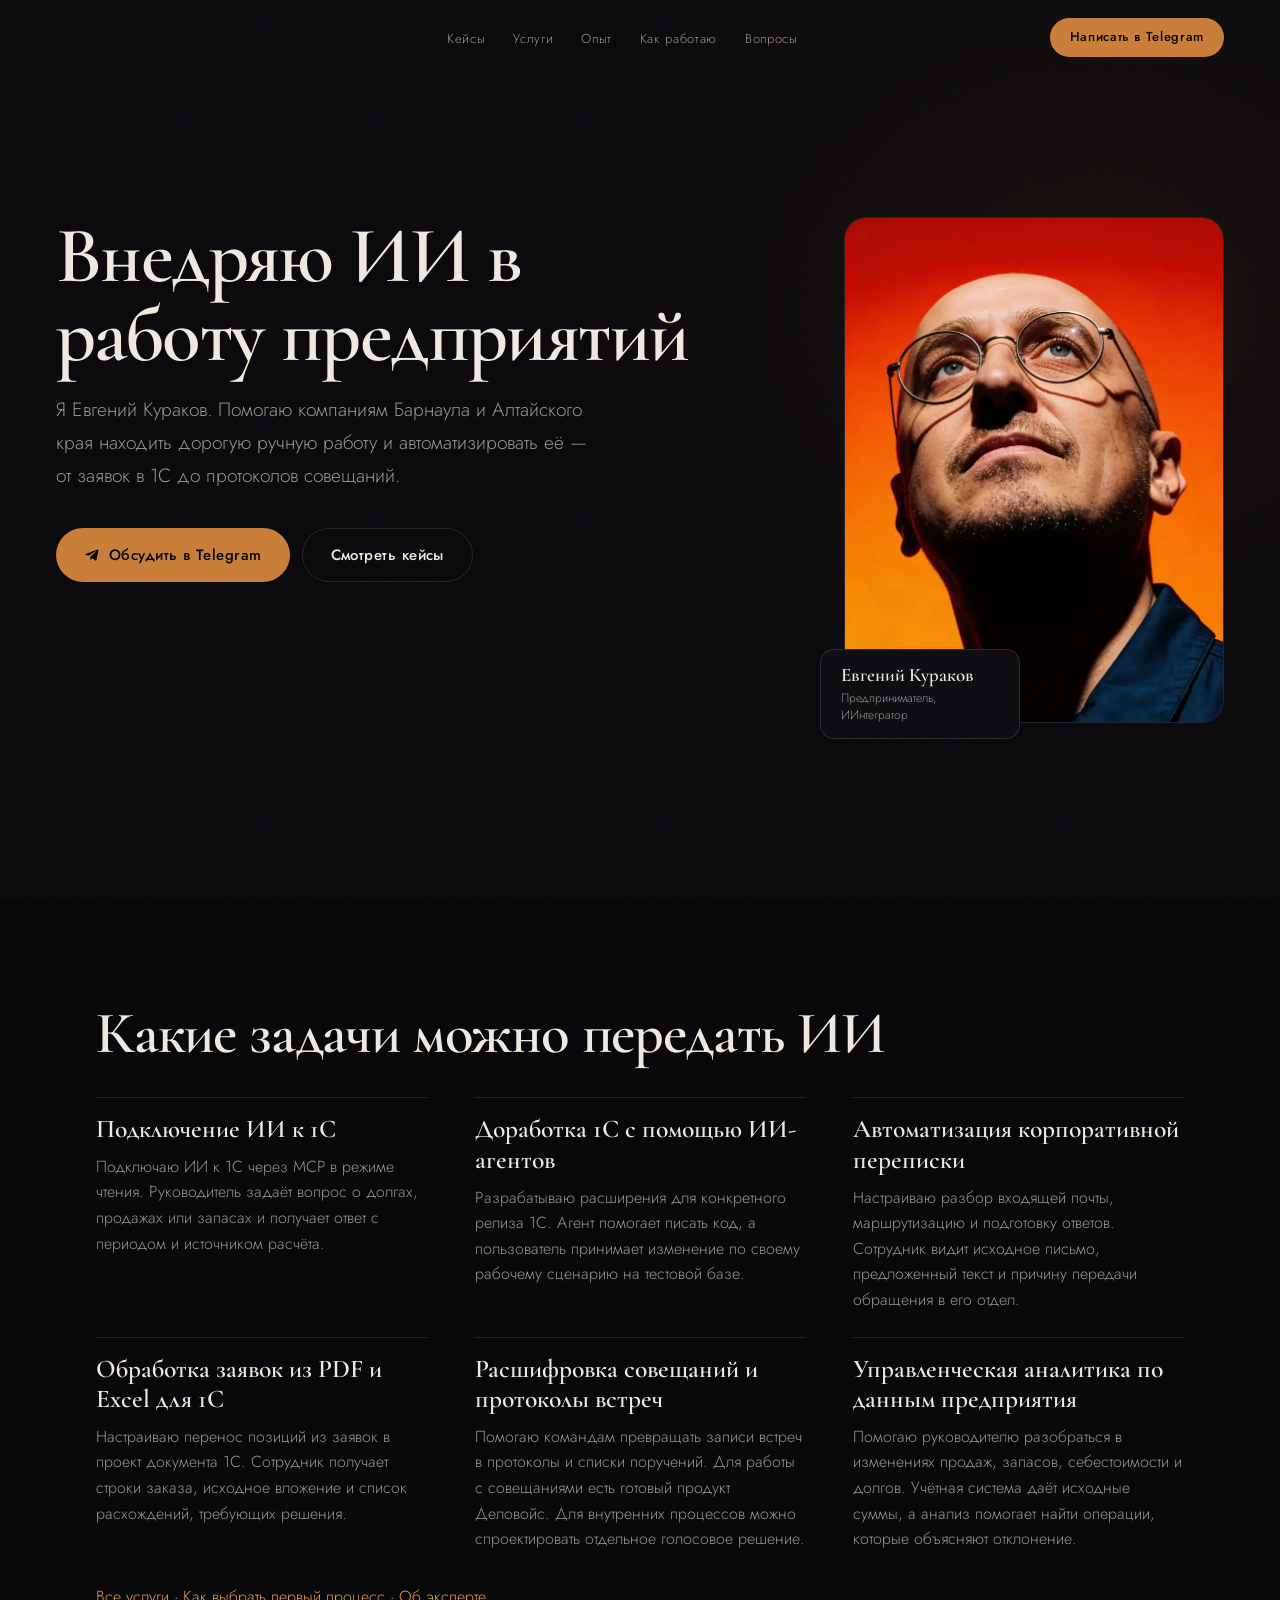
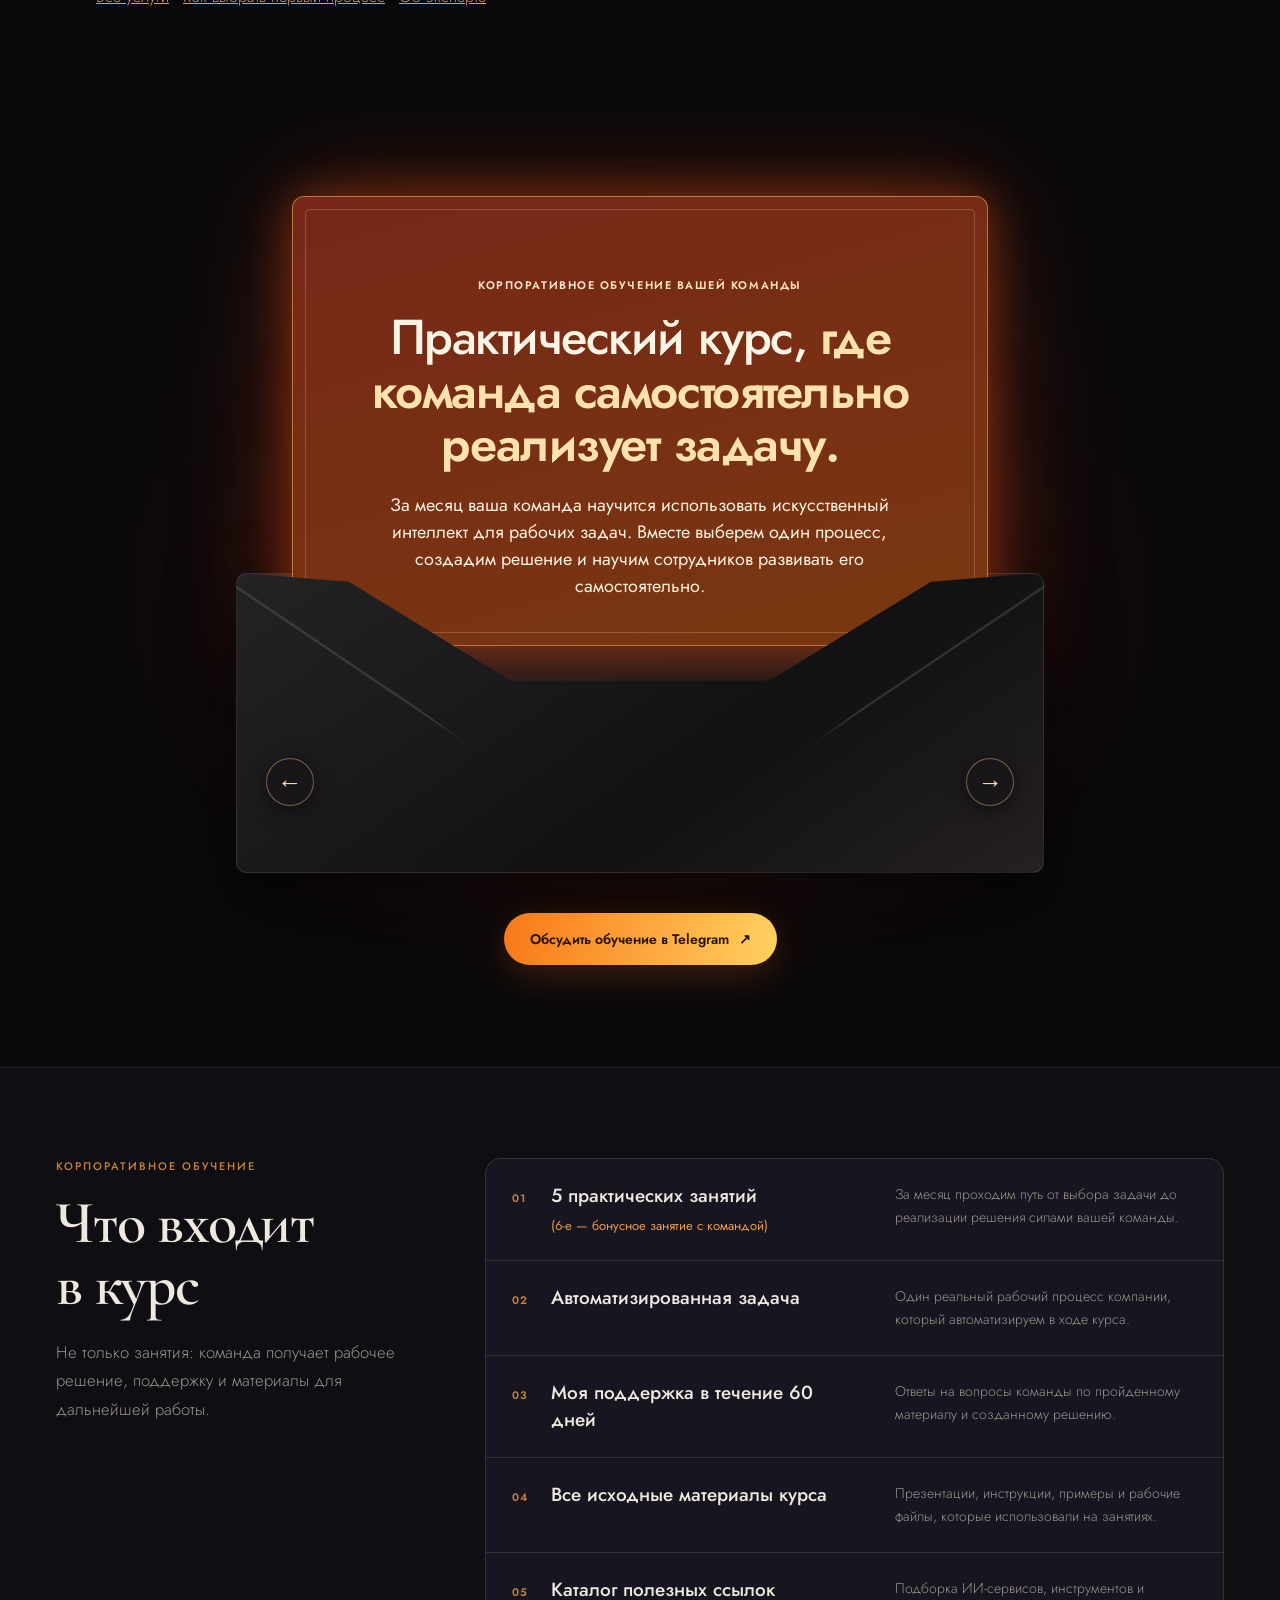
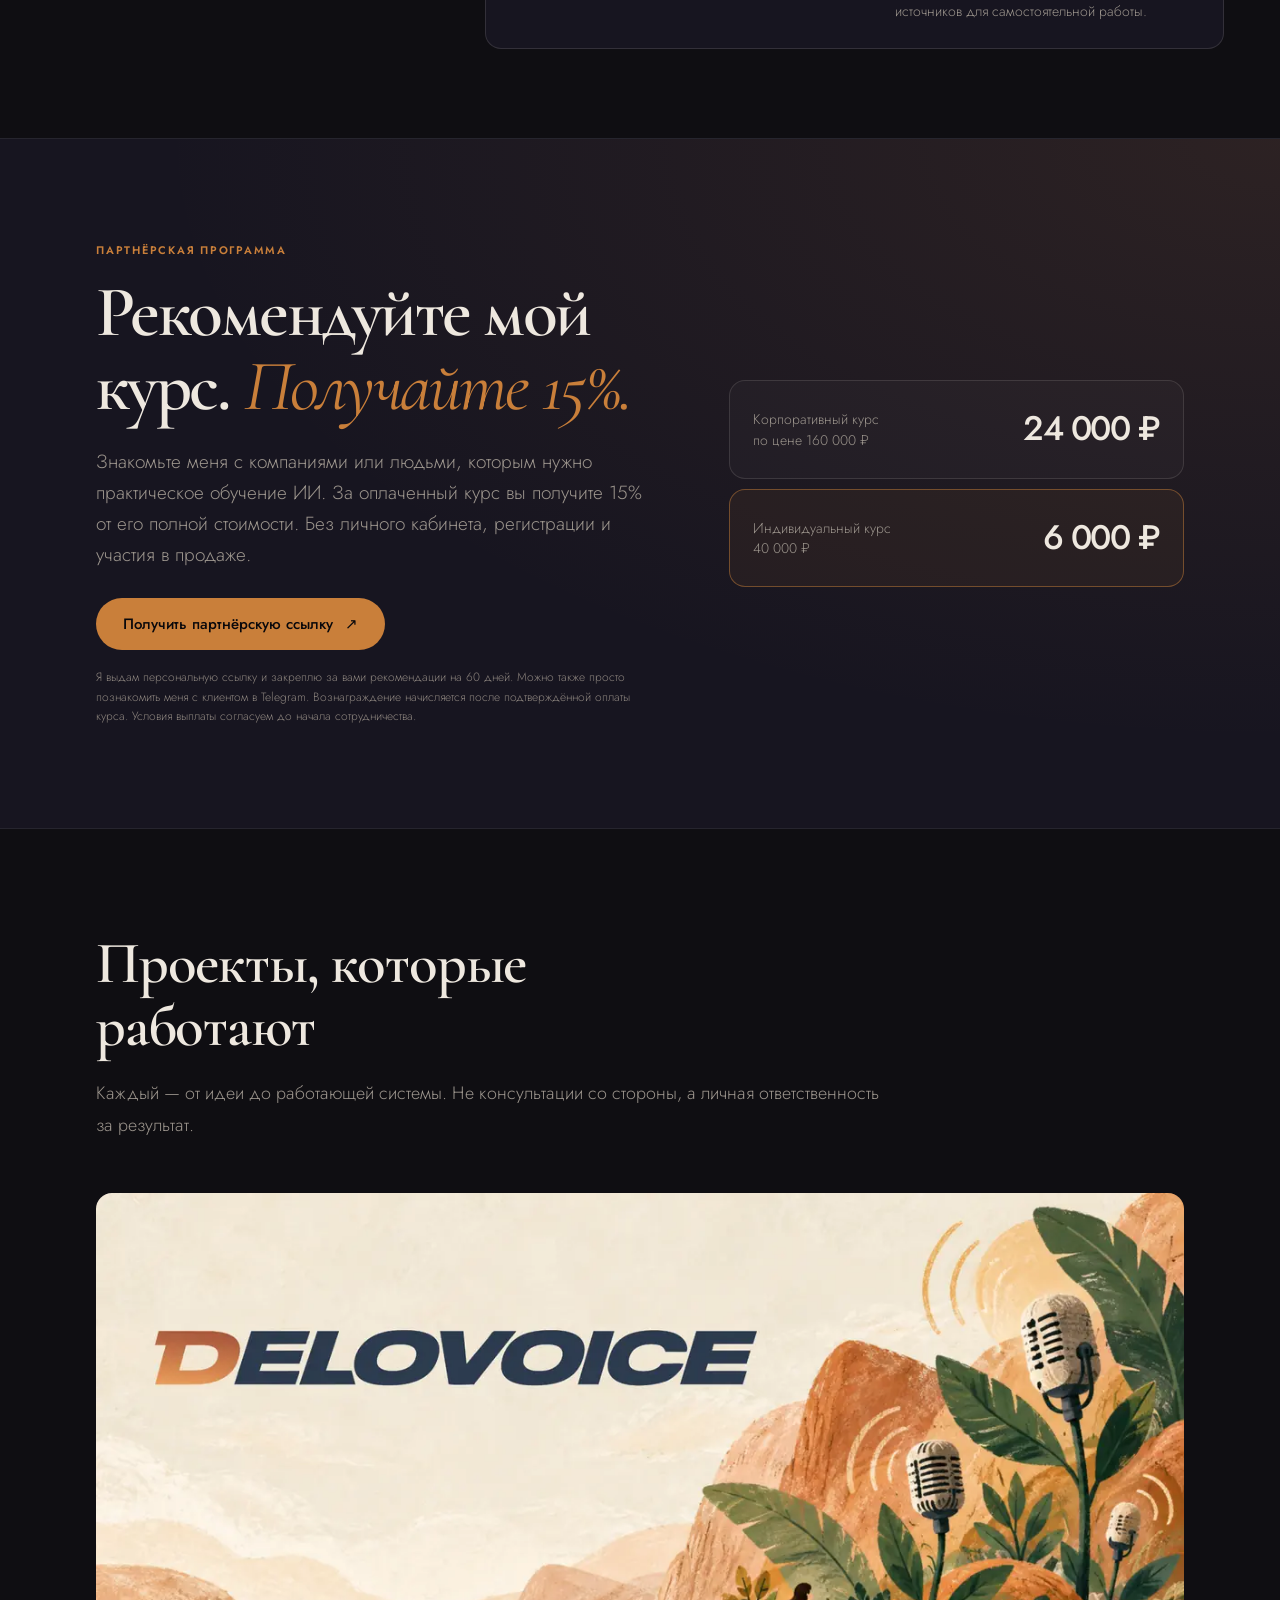
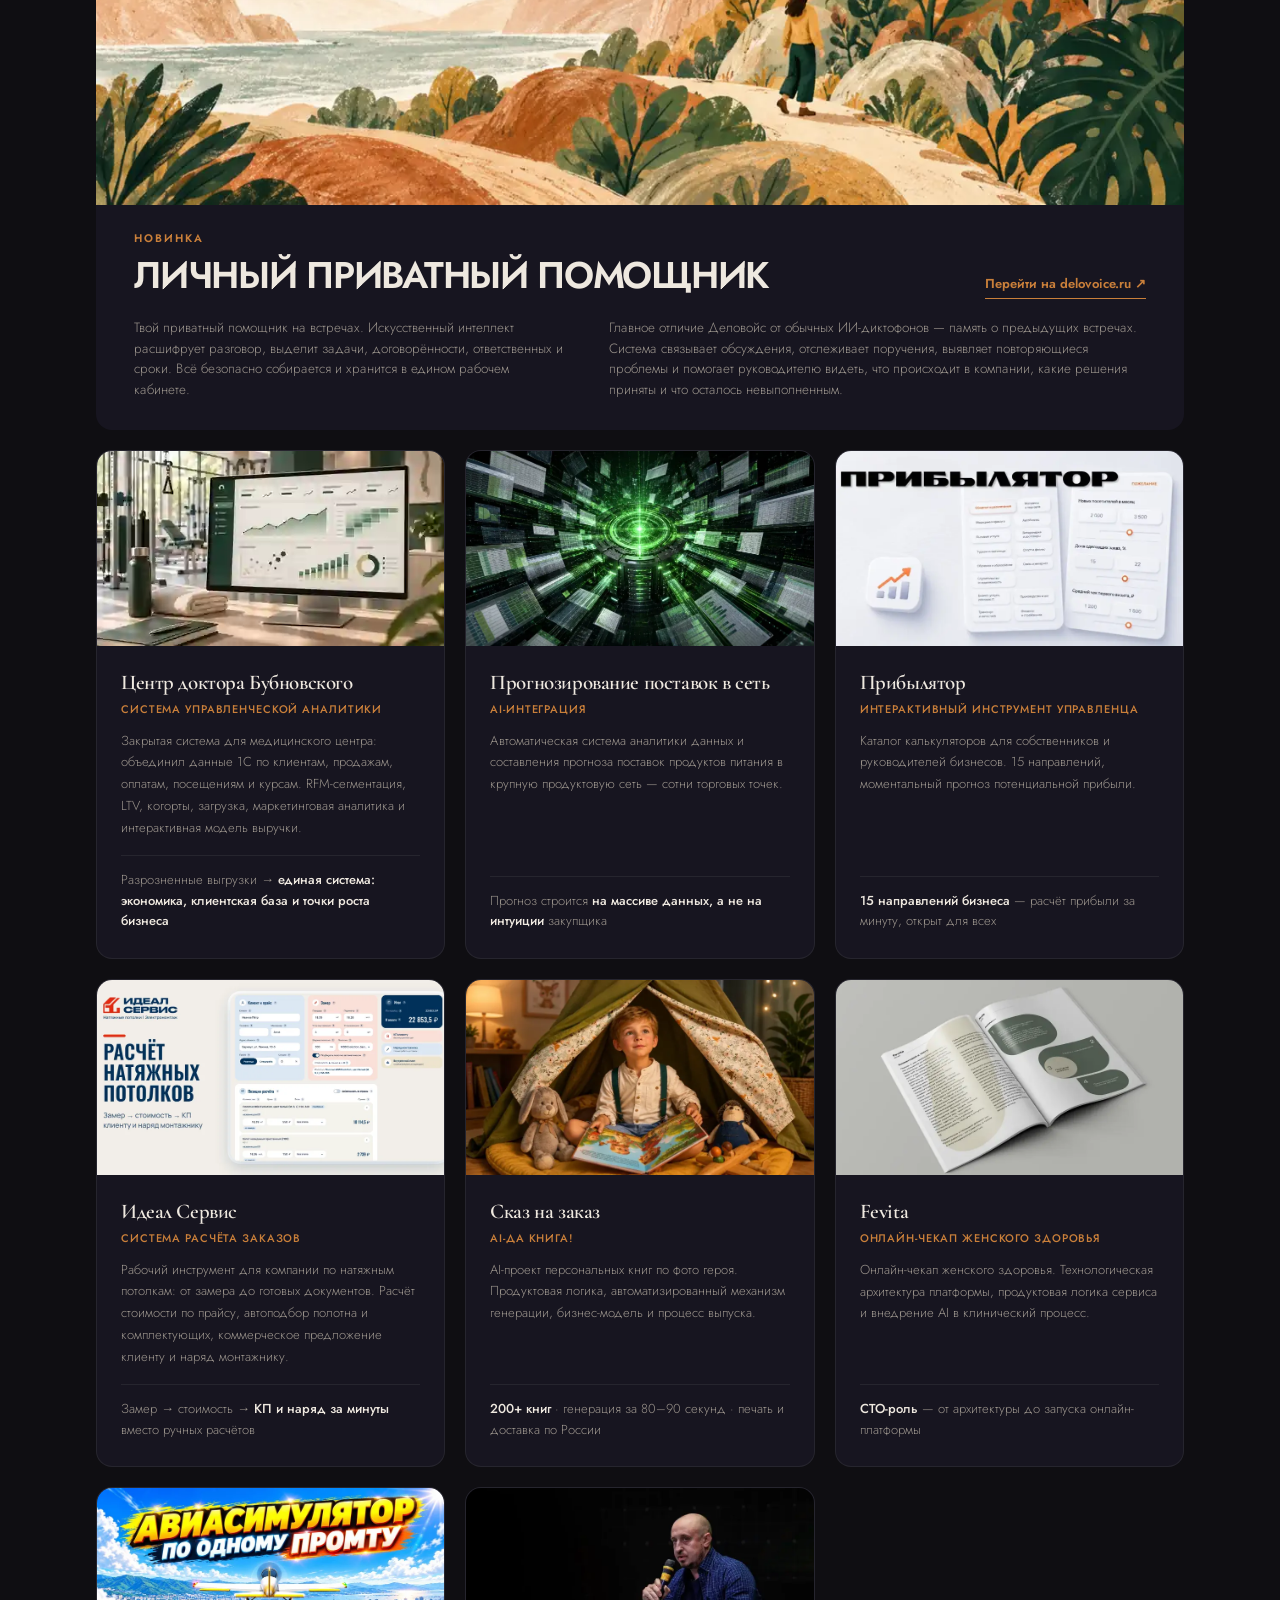
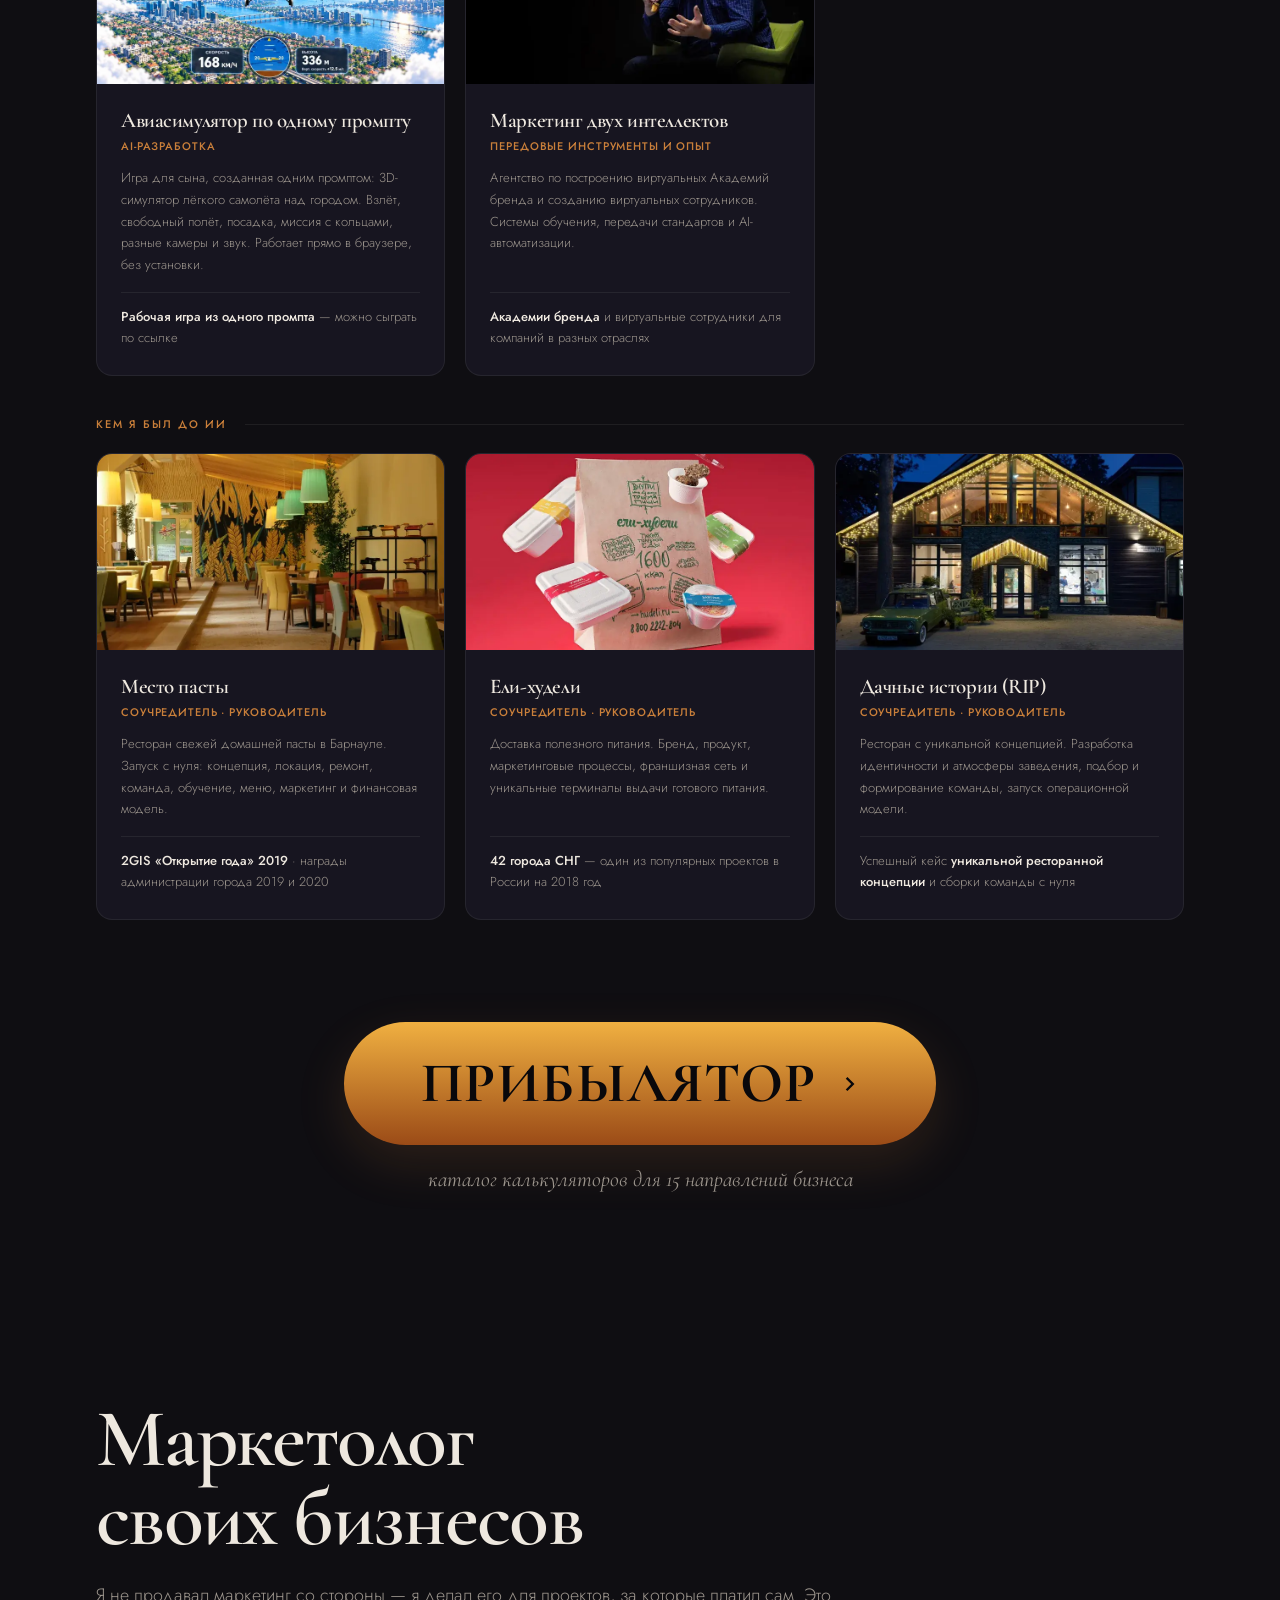
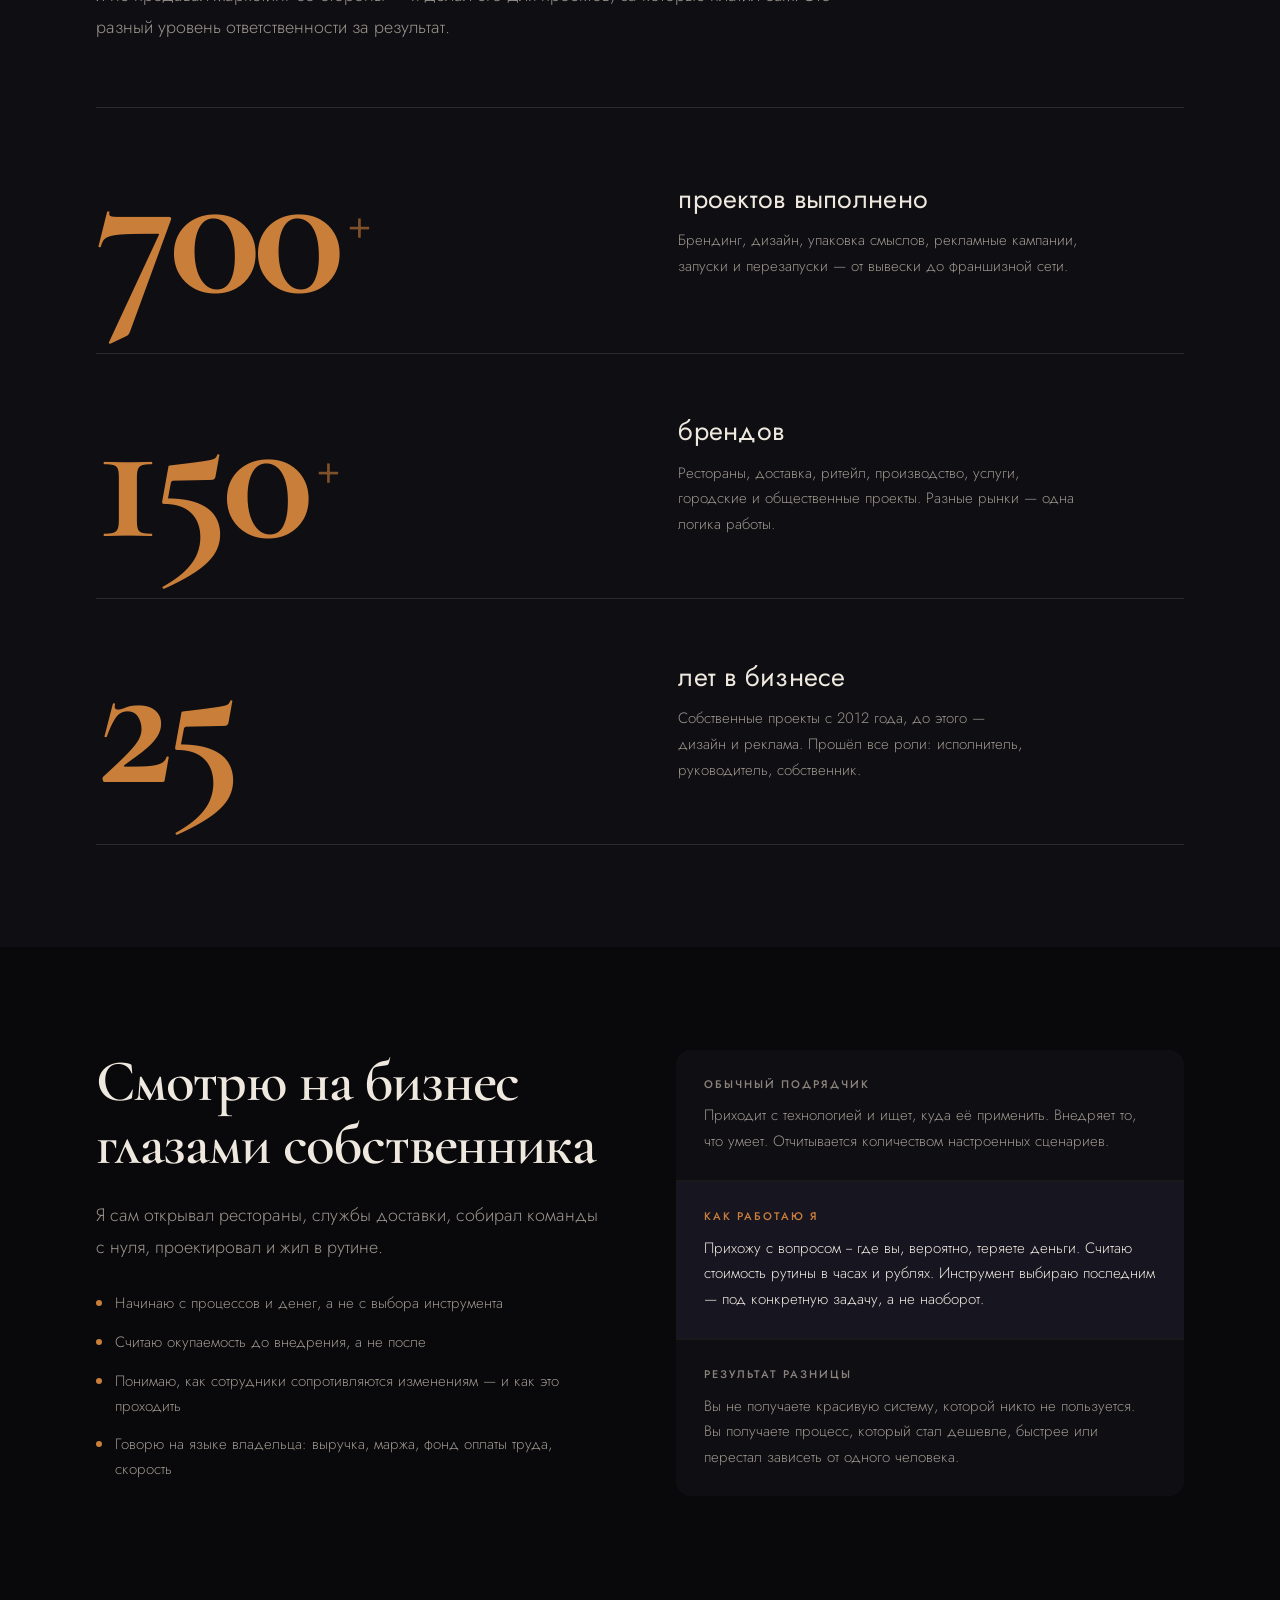
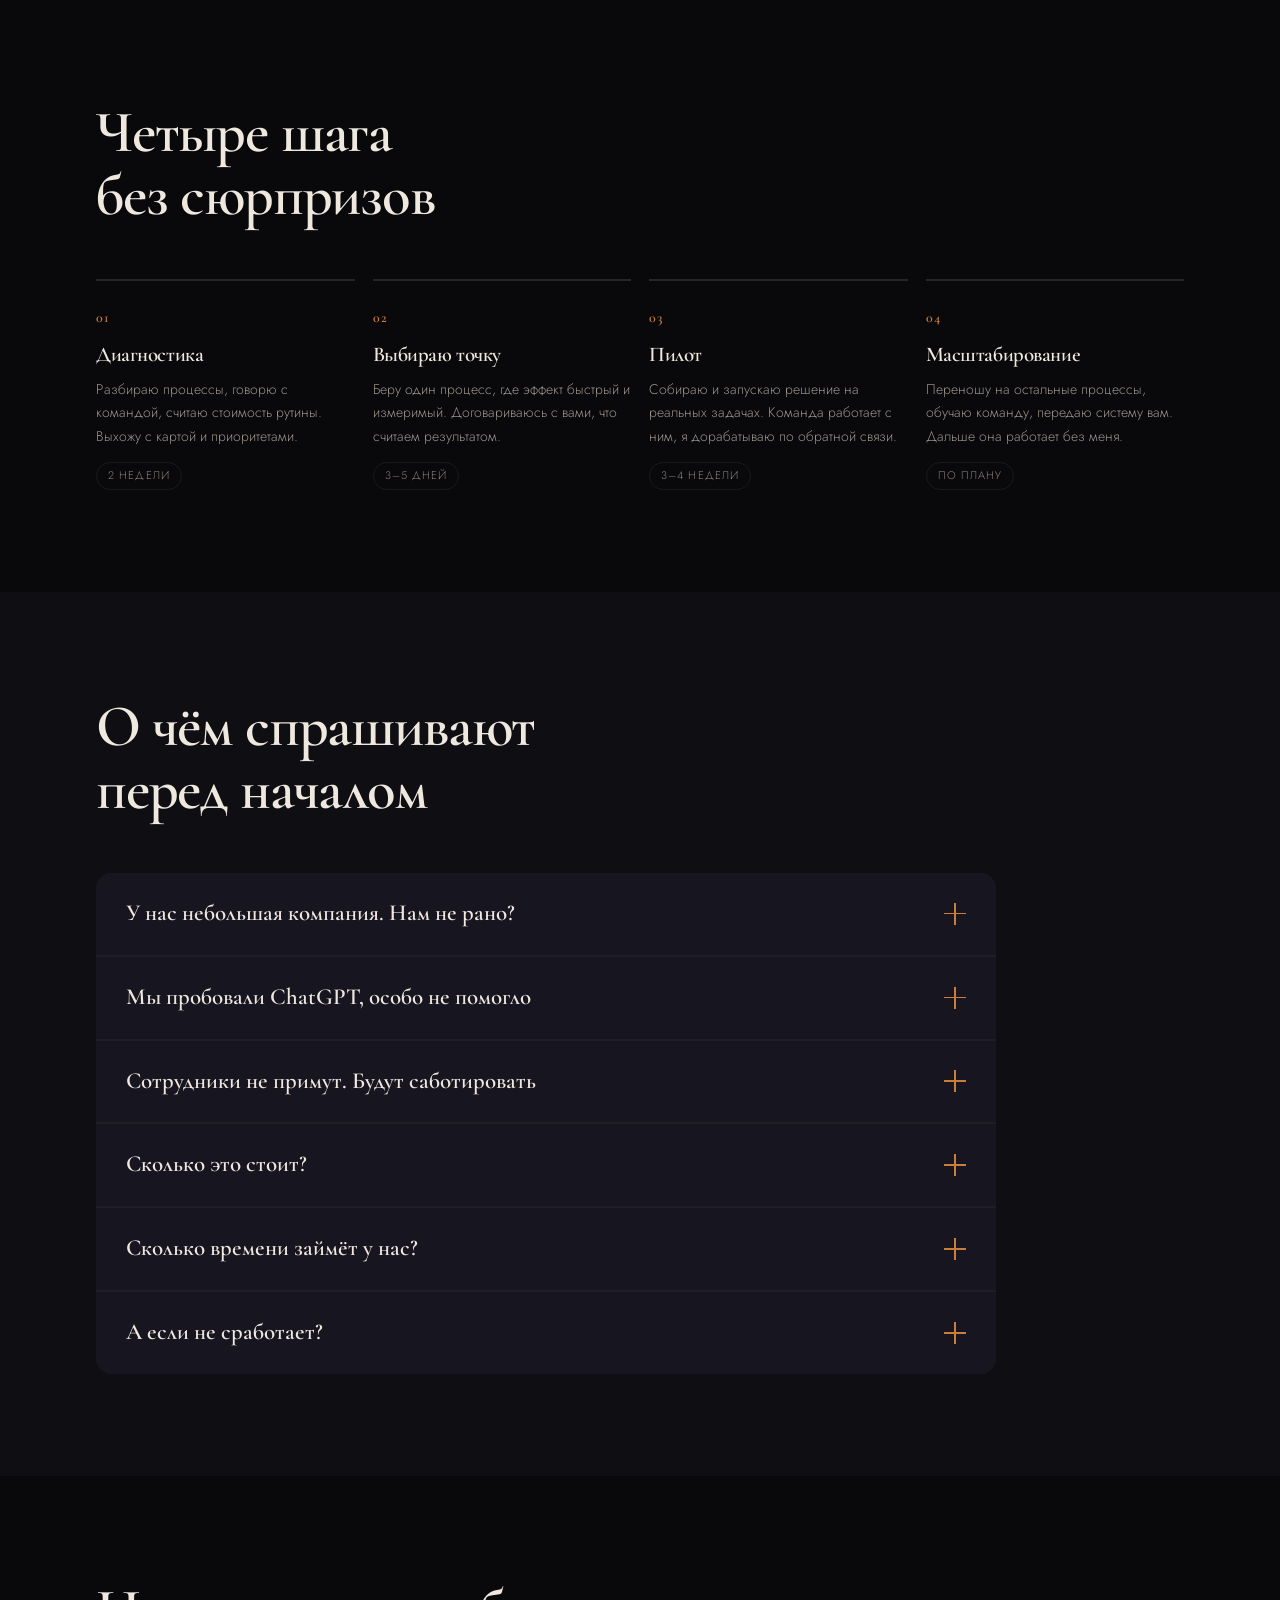
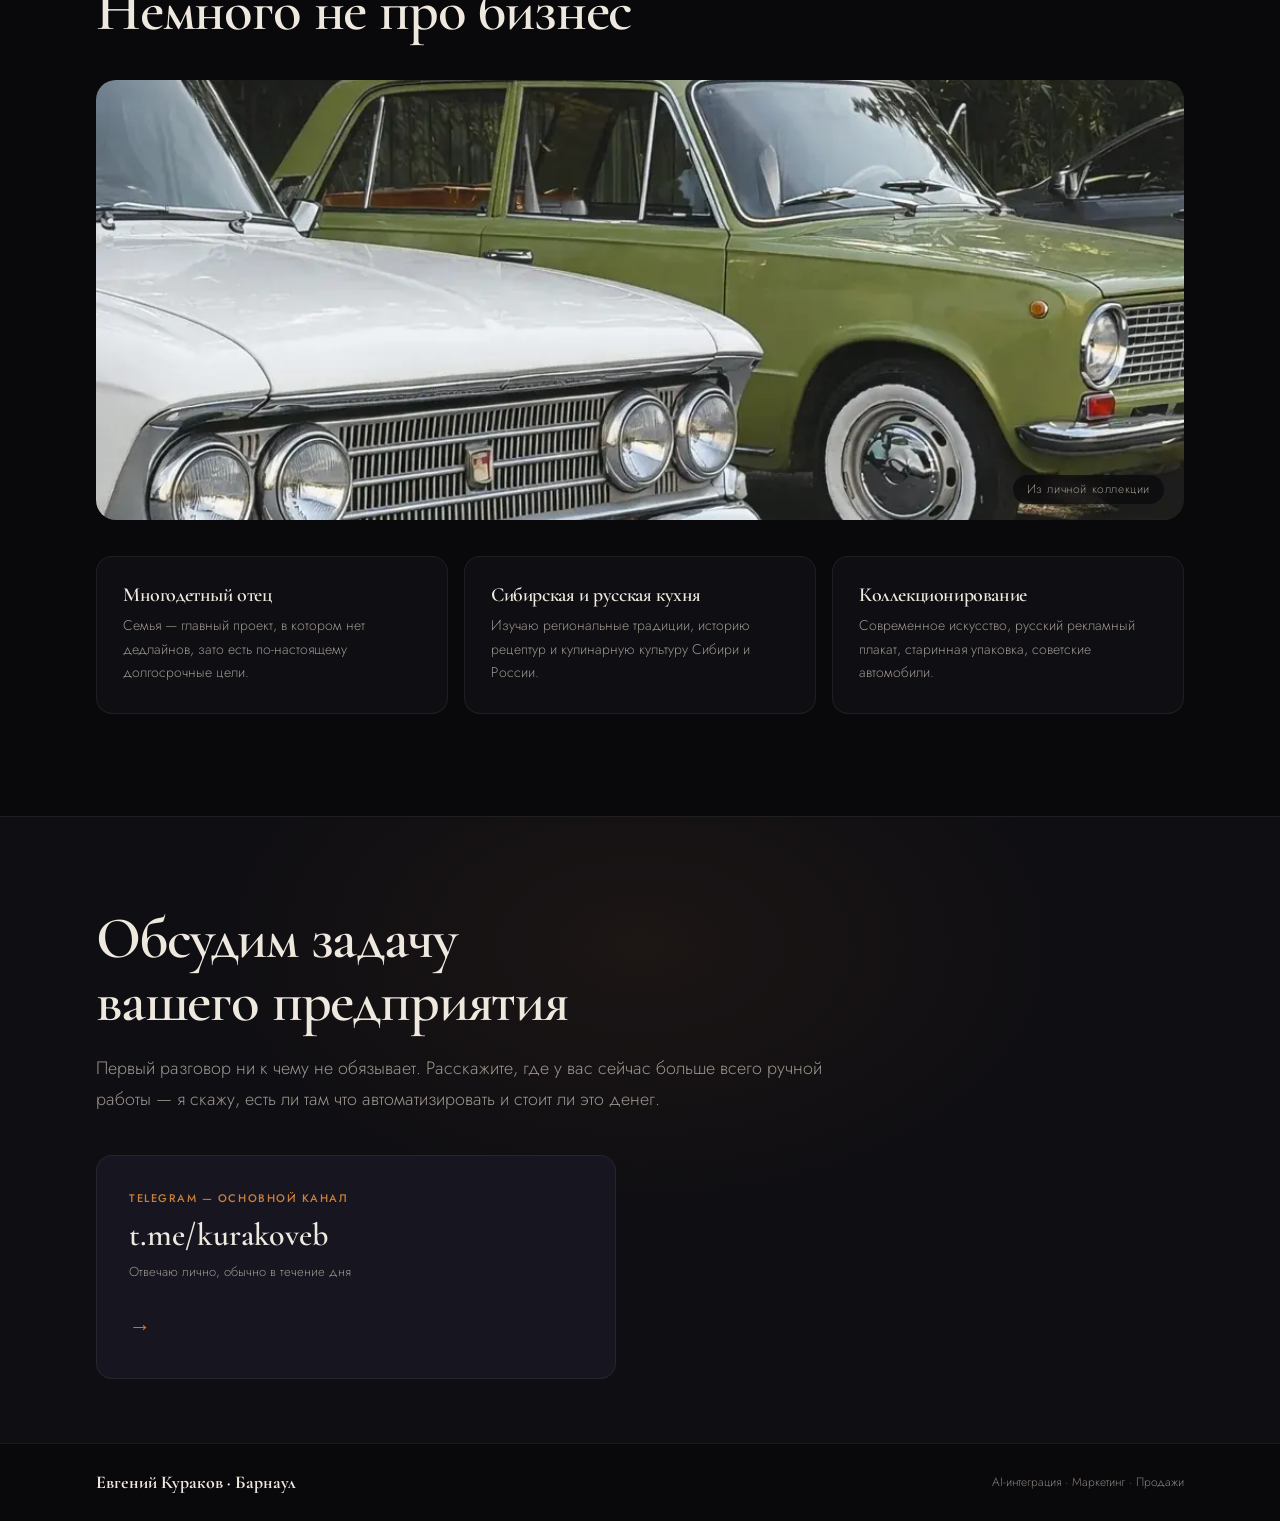
<file: index.html>
<!DOCTYPE html>
<html lang="ru"><head>
<meta charset="UTF-8">
<meta name="viewport" content="width=device-width, initial-scale=1.0, viewport-fit=cover">
<title>Внедрение ИИ в бизнес в Барнауле — Евгений Кураков</title>
<meta name="description" content="Евгений Кураков помогает предприятиям Барнаула и Алтайского края подключать ИИ к 1С, обрабатывать заявки и почту, разбирать совещания и управленческие данные.">
<meta name="author" content="Евгений Кураков">
<meta name="robots" content="index, follow, max-image-preview:large, max-snippet:-1">
<meta name="theme-color" content="#09080B">
<meta name="format-detection" content="telephone=no">
<link rel="canonical" href="https://iamkurakov.ru/">
<link rel="icon" href="/favicon.ico" sizes="any">
<link rel="icon" type="image/png" sizes="32x32" href="/favicon-32.png">
<link rel="apple-touch-icon" sizes="180x180" href="/favicon-180.png">
<meta property="og:type" content="profile">
<meta property="og:site_name" content="Евгений Кураков">
<meta property="og:locale" content="ru_RU">
<meta property="og:title" content="Внедрение ИИ в бизнес в Барнауле — Евгений Кураков">
<meta property="og:description" content="Евгений Кураков помогает предприятиям Барнаула и Алтайского края подключать ИИ к 1С, обрабатывать заявки и почту, разбирать совещания и управленческие данные.">
<meta property="og:url" content="https://iamkurakov.ru/">
<meta property="og:image" content="https://iamkurakov.ru/img/og-cover.jpg">
<meta property="og:image:width" content="1200">
<meta property="og:image:height" content="630">
<meta property="og:image:type" content="image/jpeg">
<meta property="og:image:alt" content="Евгений Кураков — предприниматель и ИИнтегратор">
<meta name="twitter:card" content="summary_large_image">
<meta name="twitter:title" content="Внедрение ИИ в бизнес в Барнауле — Евгений Кураков">
<meta name="twitter:description" content="Евгений Кураков помогает предприятиям Барнаула и Алтайского края подключать ИИ к 1С, обрабатывать заявки и почту, разбирать совещания и управленческие данные.">
<meta name="twitter:image" content="https://iamkurakov.ru/img/og-cover.jpg">

<link rel="preload" href="img/kurakov.webp" as="image" fetchpriority="high">
<script defer src="/assets/analytics.js"></script>
<script defer src="/assets/home-scroll.js"></script>
<link rel="stylesheet" href="/assets/fonts.css">
<style>
*,*::before,*::after{box-sizing:border-box;margin:0;padding:0}
html{scroll-behavior:smooth}
body{background:#09080B;color:#EEE8DF;font-family:'Jost',sans-serif;font-weight:300;line-height:1.6;overflow-x:hidden;-webkit-font-smoothing:antialiased}
a{color:inherit;text-decoration:none}
a:hover{color:#E49A50}
img{display:block;max-width:100%;height:auto}
:root{--bg:#09080B;--bg1:#0F0E12;--bg2:#171520;--bg3:#1F1D29;--t:#EEE8DF;--t2:#9B948C;--t3:#8A827C;--a:#C97F3A;--al:#E49A50;--ap:rgba(201,127,58,.1);--br:rgba(238,232,223,.07);--br2:rgba(238,232,223,.13);--r:16px;--max:1200px;--px:56px}
h1,h2,h3,h4,.serif{font-family:'Cormorant Garamond',serif;font-weight:600;line-height:1.07;letter-spacing:-.02em;text-wrap:balance}
h1{font-size:clamp(42px,6.2vw,88px)}
h2{font-size:clamp(34px,4.6vw,66px)}
h3{font-size:clamp(22px,3vw,40px)}
.label{font-size:11px;font-weight:500;letter-spacing:.18em;text-transform:uppercase;color:var(--a)}
.lead{font-size:clamp(15px,1.4vw,19px);line-height:1.78;color:var(--t2);text-wrap:pretty}
.wrap{max-width:var(--max);margin:0 auto;padding:0 var(--px)}
section{padding:clamp(72px,8vw,120px) 0}
.sh{margin-bottom:52px;max-width:820px}
.sh .label{display:block;margin-bottom:16px}
.sh p{margin-top:20px}

/* NAV */
nav{position:fixed;top:0;left:0;right:0;z-index:200;padding:18px var(--px);display:flex;align-items:center;justify-content:space-between;gap:20px;transition:background .4s,border-color .4s;border-bottom:1px solid transparent}
nav.on{background:rgba(9,8,11,.9);backdrop-filter:blur(28px);-webkit-backdrop-filter:blur(28px);border-bottom-color:var(--br)}
.nav-logo{font-family:'Cormorant Garamond',serif;font-size:20px;font-weight:700;opacity:0;transition:opacity .35s;pointer-events:none;white-space:nowrap}
nav.on .nav-logo{opacity:1;pointer-events:auto}
.nav-links{display:flex;align-items:center;gap:28px;list-style:none}
.nav-links a{font-size:13px;letter-spacing:.05em;color:var(--t2);transition:color .2s;white-space:nowrap}
.nav-links a:hover{color:var(--t)}
.nav-cta{font-size:13px;font-weight:500;letter-spacing:.05em;color:var(--bg);background:var(--a);padding:9px 20px;border-radius:100px;transition:background .2s,transform .2s;white-space:nowrap}
.nav-cta:hover{background:var(--al);color:var(--bg);transform:translateY(-1px)}
.nav-burger{display:none;flex-direction:column;gap:5px;cursor:pointer;padding:4px}
.nav-burger span{width:22px;height:1.5px;background:var(--t2);display:block;transition:background .2s}
.nav-burger:hover span{background:var(--t)}
@media(max-width:940px){nav{padding:14px 24px}.nav-links{display:none}.nav-burger{display:flex}}

/* HERO */
#hero{min-height:100svh;display:flex;align-items:center;padding:120px 0 80px;position:relative;overflow:hidden}
.hero-glow{position:absolute;right:-8%;top:0;width:70vw;height:90vh;background:radial-gradient(ellipse at 68% 38%,rgba(201,127,58,.08) 0%,transparent 62%);pointer-events:none}
.hero-noise{position:absolute;inset:0;opacity:.025;pointer-events:none;background-image:url("data:image/svg+xml,%3Csvg viewBox='0 0 256 256' xmlns='http://www.w3.org/2000/svg'%3E%3Cfilter id='n'%3E%3CfeTurbulence type='fractalNoise' baseFrequency='.9' numOctaves='4' stitchTiles='stitch'/%3E%3C/filter%3E%3Crect width='100%25' height='100%25' filter='url(%23n)'/%3E%3C/svg%3E");background-size:200px}
.hero-grid{display:grid;grid-template-columns:1fr clamp(240px,29.7vw,481px);gap:56px;align-items:start;width:100%;position:relative;z-index:1}
.hero-badge{display:inline-flex;align-items:center;gap:10px;margin-bottom:26px}
.hero-pulse{width:7px;height:7px;border-radius:50%;background:var(--a);animation:pulse 2.2s ease-in-out infinite}
@keyframes pulse{0%,100%{opacity:1;transform:scale(1)}50%{opacity:.35;transform:scale(.65)}}
.hero-badge-t{font-size:11px;font-weight:500;letter-spacing:.15em;text-transform:uppercase;color:var(--t2)}
.hero-h1{margin-bottom:18px}
.hero-h1 em{display:block;font-style:italic;font-weight:400;color:var(--a);font-size:.66em;margin-top:.14em;letter-spacing:-.01em}
.hero-desc{font-size:clamp(16px,1.5vw,20px);color:var(--t2);line-height:1.72;max-width:540px;margin-bottom:36px;text-wrap:pretty}
.hero-desc strong{color:var(--t);font-weight:400}
.hero-ctas{display:flex;gap:12px;flex-wrap:wrap}
.btn{display:inline-flex;align-items:center;gap:9px;font-family:'Jost',sans-serif;font-size:15px;font-weight:500;letter-spacing:.03em;padding:14px 28px;border-radius:100px;transition:all .22s;cursor:pointer;border:none}
.btn svg{width:16px;height:16px;fill:currentColor;flex-shrink:0}
.btn-a{background:var(--a);color:var(--bg)}
.btn-a:hover{background:var(--al);color:var(--bg);transform:translateY(-2px)}
.btn-b{background:transparent;color:var(--t);border:1px solid var(--br2)}
.btn-b:hover{border-color:var(--t2);color:var(--t);transform:translateY(-2px)}
#hero .wrap{max-width:1560px}
.hero-photo{position:relative}
.hero-frame{width:100%;aspect-ratio:3/4;background:var(--bg2);border:1px solid var(--br);border-radius:22px;overflow:hidden}
.hero-frame img{width:100%;height:100%;object-fit:cover}
.hero-badge2{position:absolute;bottom:-16px;left:-24px;background:var(--bg1);border:1px solid var(--br2);padding:14px 20px;border-radius:14px;font-size:12px;line-height:1.45;color:var(--t2);max-width:200px}
.hero-badge2 strong{display:block;font-family:'Cormorant Garamond',serif;font-size:19px;font-weight:600;color:var(--t);line-height:1.2;margin-bottom:3px}
@media(max-width:980px){.hero-grid{grid-template-columns:1fr;gap:44px}.hero-photo{max-width:420px;width:100%;margin:0 auto}.hero-badge2{left:14px;bottom:14px}}

/* CASES */
#cases{background:var(--bg1)}
.case-grid{display:grid;grid-template-columns:repeat(3,1fr);gap:20px}
.case-card{background:var(--bg2);border:1px solid var(--br);border-radius:var(--r);overflow:hidden;display:flex;flex-direction:column;transition:border-color .3s,transform .3s}
.case-card:hover{border-color:rgba(201,127,58,.28);transform:translateY(-4px)}
.case-img{width:100%;aspect-ratio:16/9;background:var(--bg3);position:relative;overflow:hidden}
.case-img img{position:absolute;inset:0;width:100%;height:100%;object-fit:cover}
.case-ph{position:absolute;inset:0;display:flex;align-items:center;justify-content:center;background:linear-gradient(135deg,var(--bg3) 0%,var(--bg2) 100%)}
.case-ph svg{width:38px;height:38px;stroke:rgba(201,127,58,.42);fill:none;stroke-width:1.3;stroke-linecap:round;stroke-linejoin:round}
.case-cat{position:absolute;top:12px;right:12px;font-size:10px;font-weight:500;letter-spacing:.1em;text-transform:uppercase;background:rgba(9,8,11,.8);backdrop-filter:blur(8px);-webkit-backdrop-filter:blur(8px);color:var(--t2);padding:4px 11px;border-radius:100px;z-index:2}
.case-body{padding:24px 24px 26px;flex:1;display:flex;flex-direction:column}
.case-body h3{font-family:'Cormorant Garamond',serif;font-size:21px;font-weight:600;margin-bottom:5px;line-height:1.22}
.case-role{font-size:11px;font-weight:500;letter-spacing:.08em;text-transform:uppercase;color:var(--a);margin-bottom:11px}
.case-body>p{font-size:13px;color:var(--t2);line-height:1.68;flex:1}
.case-res{margin-top:16px;padding-top:14px;border-top:1px solid var(--br);font-size:13px;color:var(--t2);line-height:1.6}
.case-res strong{color:var(--t);font-weight:500}
.case-soon{grid-column:1/-1;position:relative;overflow:hidden;border:1px solid var(--br2);border-radius:var(--r);background:var(--bg3);min-height:clamp(200px,24vw,300px);display:flex;align-items:center;justify-content:center;text-align:center;padding:40px 24px}
.case-soon img{position:absolute;inset:-30px;width:calc(100% + 60px);height:calc(100% + 60px);object-fit:cover;filter:blur(18px) brightness(.45);transform:translateZ(0)}
.case-soon-t{position:relative;max-width:640px}
.case-soon h3{font-family:'Cormorant Garamond',serif;font-weight:600;font-size:clamp(40px,5vw,64px);line-height:1;color:var(--t);margin-bottom:14px}
.case-soon p{font-size:clamp(15px,1.5vw,18px);line-height:1.5;color:var(--t)}
.case-divider{grid-column:1/-1;display:flex;align-items:center;gap:18px;margin-top:20px}
.case-divider::before{content:"";flex:1;height:1px;background:var(--br);order:2}
.case-divider span{order:1;font-size:11px;font-weight:500;letter-spacing:.18em;text-transform:uppercase;color:var(--a)}
@media(max-width:900px){.case-grid{grid-template-columns:repeat(2,1fr)}}
@media(max-width:560px){.case-grid{grid-template-columns:1fr}}

/* DELOVOICE — full image, centered and scaled without crop */
.case-spotlight{
  grid-column:1/-1;
  display:flex;flex-direction:column;min-width:0;
  overflow:hidden;border:0;border-radius:var(--r);
  background:var(--bg2);color:inherit;text-decoration:none;
  box-shadow:none;transition:background .25s;
}
.case-spotlight:hover{background:var(--bg3)}
.case-spotlight:focus-visible{outline:3px solid var(--a);outline-offset:4px}
.case-spotlight-media{
  display:flex;align-items:center;justify-content:center;
  width:100%;height:auto;padding:0;
  overflow:hidden;background:transparent;
}
.case-spotlight-media img{
  display:block;width:100%;height:auto;
  /* Keep the entire 16:9 image visible, up to the panel width.
     On shorter desktop viewports reserve room for the text. */
  max-width:min(100%,calc((100svh - 245px)*1.77778));
  max-height:none;object-fit:contain;object-position:center;
}
.case-spotlight-content{
  display:flex;flex-direction:column;min-width:0;
  padding:clamp(16px,1.9vw,27px) clamp(22px,3vw,40px) clamp(20px,2.3vw,32px);
}
.case-spotlight-kicker{
  font-family:'Jost',sans-serif;font-size:11px;font-weight:600;
  letter-spacing:.18em;text-transform:uppercase;color:var(--a);margin-bottom:8px;
}
.case-spotlight-head{
  display:flex;align-items:baseline;justify-content:space-between;
  flex-wrap:wrap;column-gap:20px;row-gap:8px;margin-bottom:clamp(12px,1.5vw,20px);
}
.case-spotlight-head h3{
  font-family:'Jost',sans-serif;font-size:clamp(25px,2.9vw,42px);
  font-weight:600;line-height:1.12;letter-spacing:-.035em;color:var(--t);
  text-transform:uppercase;overflow-wrap:normal;
}
.case-spotlight-link{
  flex-shrink:0;font-family:'Jost',sans-serif;font-size:13px;font-weight:600;
  color:var(--a);border-bottom:1px solid currentColor;padding-bottom:3px;
}
.case-spotlight-copy{
  display:grid;grid-template-columns:minmax(0,1fr) minmax(0,1.25fr);
  gap:clamp(20px,3.5vw,48px);align-items:start;
}
.case-spotlight-copy p{font-size:clamp(13px,1.05vw,16px);line-height:1.53;color:var(--t2);margin:0}
@media(max-width:900px){
  .case-spotlight-media{height:auto;padding:0}
  .case-spotlight-media img{width:100%;max-width:100%;height:auto}
  .case-spotlight-content{padding:24px 22px 30px}
  .case-spotlight-head{align-items:flex-start;flex-direction:column;gap:10px;margin-bottom:20px}
  .case-spotlight-head h3{font-size:clamp(25px,5.5vw,38px)}
  .case-spotlight-copy{grid-template-columns:1fr;gap:16px}
  .case-spotlight-copy p{font-size:15px;line-height:1.6}
}
@media(max-width:560px){
  .case-spotlight-content{padding:22px 20px 26px}
  .case-spotlight-head h3{font-size:clamp(24px,7.2vw,34px);line-height:1.16}
}
@media(max-height:650px) and (min-width:901px){
  .case-spotlight-content{padding:12px 24px 16px}
  .case-spotlight-kicker{margin-bottom:6px}
  .case-spotlight-head{margin-bottom:10px}
  .case-spotlight-head h3{font-size:clamp(23px,2.4vw,34px)}
  .case-spotlight-copy{gap:24px}
  .case-spotlight-copy p{font-size:13px;line-height:1.42}
}
@media(prefers-reduced-motion:reduce){.case-spotlight{transition:none}}

/* PRIBYLYATOR CTA */
#pribylyator{background:var(--bg1);padding:0 0 clamp(72px,8vw,120px)}
.pb-in{text-align:center;display:flex;flex-direction:column;align-items:center;gap:18px}
.pb-btn{display:inline-flex;align-items:center;justify-content:center;gap:14px;font-family:'Cormorant Garamond',serif;font-size:clamp(30px,4.4vw,58px);font-weight:700;letter-spacing:.02em;color:var(--bg);background:var(--a);padding:clamp(22px,2.6vw,34px) clamp(44px,6vw,88px);border-radius:100px;transition:background .25s,transform .25s,box-shadow .25s;line-height:1;text-transform:uppercase;box-shadow:0 18px 50px rgba(201,127,58,.16)}
.pb-btn:hover{background:linear-gradient(180deg,#F5BC5A,#B25A1E)!important;color:var(--bg);transform:translateY(-4px);box-shadow:0 26px 64px rgba(201,127,58,.28)}
.pb-btn svg{width:.5em;height:.5em;fill:currentColor;flex-shrink:0}
.pb-sub{font-family:'Cormorant Garamond',serif;font-style:italic;font-size:clamp(16px,1.7vw,22px);color:var(--t2);max-width:520px;line-height:1.5}

/* DIFFERENCE */
#owner{background:var(--bg)}
.owner-g{display:grid;grid-template-columns:1fr 1fr;gap:72px;align-items:start}
.owner-g h2{margin-bottom:24px}
.compare{display:flex;flex-direction:column;gap:2px;border-radius:var(--r);overflow:hidden;background:var(--br)}
.compare-row{background:var(--bg1);padding:26px 28px}
.compare-row .label{display:block;margin-bottom:10px;color:var(--t3)}
.compare-row.mine .label{color:var(--a)}
.compare-row p{font-size:15px;line-height:1.7;color:var(--t2)}
.compare-row.mine{background:var(--bg2)}
.compare-row.mine p{color:var(--t)}
.owner-pts{display:flex;flex-direction:column;gap:14px;margin-top:28px}
.owner-pt{display:flex;gap:13px;align-items:flex-start;font-size:15px;color:var(--t2);line-height:1.65}
.owner-pt::before{content:'';width:6px;height:6px;border-radius:50%;background:var(--a);flex-shrink:0;margin-top:9px}
@media(max-width:900px){.owner-g{grid-template-columns:1fr;gap:48px}}

/* MAGAZINE STATS */
#stats{background:var(--bg1);overflow:hidden}
.stats-head{margin-bottom:clamp(40px,5vw,64px);max-width:760px}
.stats-head .label{display:block;margin-bottom:16px}
.stats-head h2{font-size:clamp(38px,6.4vw,96px);line-height:.96}
.stats-head p{margin-top:22px}
.stats-rows{display:flex;flex-direction:column}
.stat-row{display:grid;grid-template-columns:minmax(0,1.05fr) minmax(0,1fr);gap:clamp(24px,4vw,64px);align-items:center;padding:clamp(30px,3.4vw,48px) 0;border-top:1px solid var(--br2)}
.stat-row:last-child{border-bottom:1px solid var(--br2)}
.stat-n{font-family:'Cormorant Garamond',serif;font-weight:700;color:var(--a);font-size:clamp(76px,15vw,210px);line-height:.82;letter-spacing:-.045em;display:flex;align-items:baseline;gap:.06em}
.stat-n sup{font-size:.3em;font-weight:600;letter-spacing:0;line-height:1;transform:translateY(-.9em);color:rgba(201,127,58,.6)}
.stat-txt h3{font-family:'Jost',sans-serif;font-size:clamp(19px,2.1vw,28px);font-weight:400;letter-spacing:.01em;line-height:1.28;color:var(--t);margin-bottom:12px}
.stat-txt p{font-size:15px;color:var(--t2);line-height:1.72;max-width:420px;text-wrap:pretty}
@media(max-width:760px){.stat-row{grid-template-columns:1fr;gap:14px;align-items:start}.stat-n{font-size:clamp(72px,22vw,140px)}}

/* PROCESS */
/* TOKENS */
#tokens{background:var(--bg);padding-bottom:clamp(24px,3vw,40px)}
.tok-g{display:grid;grid-template-columns:minmax(0,1.1fr) minmax(0,1fr);gap:20px}
.tok-c{background:var(--bg2);border:1px solid var(--br);border-radius:var(--r);padding:clamp(26px,3vw,40px)}
.tok-n{font-family:'Cormorant Garamond',serif;font-weight:700;color:var(--a);font-size:clamp(84px,12vw,170px);line-height:.82;letter-spacing:-.045em;display:flex;align-items:baseline;gap:.1em}
.tok-n sup{font-size:.26em;font-weight:600;letter-spacing:0;line-height:1;transform:translateY(-1.2em);color:rgba(201,127,58,.6)}
.tok-cap{font-family:'Jost',sans-serif;font-size:clamp(18px,1.8vw,24px);line-height:1.3;color:var(--t);margin:22px 0 18px}
.tok-sub{display:flex;justify-content:space-between;gap:16px;flex-wrap:wrap;padding-top:16px;border-top:1px solid var(--br);font-size:13px;color:var(--t2);line-height:1.6}
.tok-sub strong{color:var(--t);font-weight:500}
.tok-q{display:flex;flex-direction:column;justify-content:center;gap:clamp(18px,2vw,28px);position:relative;padding-left:clamp(32px,4vw,56px)}
.tok-q::before{content:"";position:absolute;left:clamp(18px,2.2vw,30px);top:clamp(26px,3vw,40px);bottom:clamp(26px,3vw,40px);width:2px;background:linear-gradient(180deg,var(--al),rgba(201,127,58,0))}
.tok-q p{font-family:'Cormorant Garamond',serif;font-size:clamp(24px,2.7vw,36px);line-height:1.3;font-weight:500;color:var(--t2);text-wrap:pretty}
.tok-q strong{color:var(--al);font-weight:700}
.tok-live{display:flex;align-items:center;gap:14px;flex-wrap:wrap;margin:0 0 24px;padding:14px 18px;background:var(--bg1);border:1px solid var(--br2);border-radius:12px}
.tok-dot{width:9px;height:9px;border-radius:50%;background:var(--a);flex:none;animation:tokp 1.2s ease-out infinite}
.tok-cnt{font-family:'Jost',sans-serif;font-weight:500;font-size:clamp(22px,2.6vw,34px);letter-spacing:.01em;color:var(--t);font-variant-numeric:tabular-nums;white-space:nowrap}
.tok-cnt{display:inline-flex;align-items:center}
.tok-d{display:inline-block;width:.62em;height:1.2em;overflow:hidden;text-align:center}
.tok-st{display:block;transition:transform .9s cubic-bezier(.45,0,.2,1)}
.tok-st i{display:block;height:1.2em;line-height:1.2em;font-style:normal}
.tok-gap{display:inline-block;width:.3em}
.tok-ell{margin-left:.3em;color:var(--t2);letter-spacing:.05em}
.tok-rate{margin-left:auto;font-size:13px;color:var(--t2);white-space:nowrap}
.tok-rate strong{color:var(--al);font-weight:500}
@keyframes tokp{0%{box-shadow:0 0 0 0 rgba(201,127,58,.55)}100%{box-shadow:0 0 0 10px rgba(201,127,58,0)}}
@media(prefers-reduced-motion:reduce){.tok-dot{animation:none}}
@media(max-width:900px){.tok-g{grid-template-columns:1fr}}
#process{background:var(--bg)}
.proc-grid{display:grid;grid-template-columns:repeat(4,1fr);gap:18px}
.proc-step{position:relative;padding-top:26px;border-top:2px solid var(--br2);transition:border-color .3s}
.proc-step:hover{border-top-color:var(--a)}
.proc-n{font-family:'Cormorant Garamond',serif;font-size:14px;font-weight:600;color:var(--a);letter-spacing:.1em;margin-bottom:12px}
.proc-step h3{font-family:'Cormorant Garamond',serif;font-size:21px;font-weight:600;margin-bottom:10px;line-height:1.25}
.proc-step p{font-size:14px;color:var(--t2);line-height:1.68}
.proc-time{display:inline-block;margin-top:14px;font-size:11px;letter-spacing:.1em;text-transform:uppercase;color:var(--t3);border:1px solid var(--br);padding:4px 11px;border-radius:100px}
@media(max-width:900px){.proc-grid{grid-template-columns:repeat(2,1fr);gap:28px}}
@media(max-width:540px){.proc-grid{grid-template-columns:1fr}}

/* FAQ */
#faq{background:var(--bg1)}
.faq-list{display:flex;flex-direction:column;gap:2px;border-radius:var(--r);overflow:hidden;background:var(--br);max-width:900px}
.faq-i{background:var(--bg2)}
.faq-q{width:100%;background:none;border:none;text-align:left;cursor:pointer;padding:26px 30px;display:flex;align-items:center;justify-content:space-between;gap:20px;font-family:'Cormorant Garamond',serif;font-size:clamp(18px,2vw,23px);font-weight:600;color:var(--t);line-height:1.3;transition:background .2s}
.faq-q:hover{background:var(--bg3)}
.faq-mark{flex-shrink:0;width:22px;height:22px;position:relative}
.faq-mark::before,.faq-mark::after{content:'';position:absolute;background:var(--a);transition:transform .28s}
.faq-mark::before{top:10px;left:0;width:22px;height:1.5px}
.faq-mark::after{top:0;left:10px;width:1.5px;height:22px}
.faq-i[open] .faq-mark::after{transform:scaleY(0)}
.faq-a{max-height:0;overflow:hidden;transition:max-height .34s ease}
.faq-a-in{padding:0 30px 28px;font-size:15px;color:var(--t2);line-height:1.75;max-width:660px;text-wrap:pretty}
.faq-a-in strong{color:var(--t);font-weight:400}

/* PERSON */
#person{background:var(--bg)}
.person-header{margin-bottom:38px}
.person-header .label{display:block;margin-bottom:14px}
.person-photo-wide{width:100%;border-radius:20px;overflow:hidden;margin-bottom:36px;position:relative}
.person-photo-wide img{width:100%;height:440px;object-fit:cover;object-position:center 55%;display:block}
.person-cap{position:absolute;bottom:16px;right:20px;background:rgba(9,8,11,.68);backdrop-filter:blur(8px);-webkit-backdrop-filter:blur(8px);color:var(--t2);font-size:12px;letter-spacing:.05em;padding:5px 14px;border-radius:100px}
.person-grid{display:grid;grid-template-columns:repeat(3,1fr);gap:16px}
.person-c{background:var(--bg1);border:1px solid var(--br);border-radius:var(--r);padding:28px 26px;transition:border-color .25s,transform .25s}
.person-c:hover{border-color:var(--br2);transform:translateY(-3px)}
.person-c h3{font-family:'Cormorant Garamond',serif;font-size:20px;font-weight:600;margin-bottom:8px}
.person-c p{font-size:14px;color:var(--t2);line-height:1.68}
@media(max-width:768px){.person-grid{grid-template-columns:1fr}.person-photo-wide img{height:300px}}

/* FOOTER */
footer{border:none;padding:0;background:none}
.foot-cta{background:var(--bg1);padding:clamp(64px,7vw,110px) 0 clamp(48px,5vw,72px);border-top:1px solid var(--br);position:relative;overflow:hidden}
.foot-glow{position:absolute;left:50%;top:-30%;transform:translateX(-50%);width:80vw;height:70vh;background:radial-gradient(ellipse at center,rgba(201,127,58,.07) 0%,transparent 60%);pointer-events:none}
.foot-cta-in{position:relative;z-index:1;max-width:760px}
.foot-cta .label{display:block;margin-bottom:16px}
.foot-cta h2{margin-bottom:20px}
.foot-cta-in>p{font-size:clamp(15px,1.4vw,18px);color:var(--t2);line-height:1.75;margin-bottom:40px;text-wrap:pretty}
.foot-cells{display:grid;grid-template-columns:1fr;gap:16px;max-width:520px}
.foot-cell{background:var(--bg2);border:1px solid var(--br);border-radius:var(--r);padding:34px 32px;display:flex;flex-direction:column;gap:8px;transition:border-color .3s,transform .3s,background .25s}
a.foot-cell:hover{border-color:var(--a);transform:translateY(-4px);background:var(--bg3);color:var(--t)}
.foot-cell-l{font-size:11px;font-weight:500;letter-spacing:.14em;text-transform:uppercase;color:var(--a)}
.foot-cell-v{font-family:'Cormorant Garamond',serif;font-size:clamp(22px,2.6vw,32px);font-weight:600;color:var(--t);line-height:1.2}
.foot-cell-s{font-size:13px;color:var(--t2);line-height:1.55}
.foot-cell-arr{font-size:22px;color:var(--a);margin-top:auto;padding-top:18px}
.foot-cell-static{cursor:default}
.foot-bottom{padding:24px 0;border-top:1px solid var(--br);background:var(--bg)}
.foot-i{display:flex;justify-content:space-between;align-items:center;gap:16px;flex-wrap:wrap}
.foot-name{font-family:'Cormorant Garamond',serif;font-size:18px;font-weight:700}
.foot-c{font-size:12px;color:var(--t3)}
@media(max-width:768px){.foot-cells{grid-template-columns:1fr}}



/* AI COURSE — glowing letters in a dark envelope; CSS shapes remain animatable */
#ai-course{overflow:hidden;position:relative;background:radial-gradient(ellipse at 50% 50%,rgba(158,41,20,.14),transparent 65%),#09080b;padding:clamp(36px,5vw,70px) 0 clamp(66px,8vw,115px)}
#ai-course .wrap{max-width:1320px}
.course-shell{display:flex;align-items:center;flex-direction:column;position:relative;isolation:isolate;overflow:visible}
.course-stage{width:min(100%,940px);height:clamp(585px,70vw,735px);position:relative;isolation:isolate}
.course-stage::before{content:"";position:absolute;inset:0;background:radial-gradient(ellipse at 50% 61%,rgba(241,83,17,.3),rgba(133,27,14,.08) 46%,transparent 71%);filter:blur(20px);z-index:-1;pointer-events:none}
.course-stage::after{content:"";position:absolute;inset:0;background-image:radial-gradient(circle at 16% 49%,#e87a2b 0 1px,transparent 2px),radial-gradient(circle at 84% 32%,#f29f53 0 1px,transparent 2px);opacity:.35;pointer-events:none}
.course-envelope-back,.course-envelope-front{position:absolute;left:7%;right:7%;bottom:38px;height:300px;border-radius:11px;background:linear-gradient(140deg,#292528,#121214 62%,#211d1e);border:1px solid rgba(255,255,255,.08)}
.course-envelope-back{z-index:1;box-shadow:0 26px 70px rgba(0,0,0,.55)}
.course-envelope-flap{position:absolute;left:7%;right:7%;bottom:235px;height:270px;z-index:2;clip-path:polygon(0 100%,50% 0,100% 100%);background:linear-gradient(180deg,#4a2925,#1b1719);opacity:.35;transform-origin:center bottom;transform:translateY(90px) scaleY(.18);transition:transform .9s cubic-bezier(.18,.8,.2,1),opacity .65s}
.course-shell.is-open .course-envelope-flap{transform:none;opacity:.9}
.course-letter{position:absolute;z-index:3;left:13%;width:74%;bottom:162px;height:450px;border-radius:12px 12px 3px 3px;border:1px solid rgba(255,199,125,.48);background:linear-gradient(165deg,var(--course-top),var(--course-bottom));box-shadow:0 0 60px rgba(249,70,18,.2);padding:clamp(28px,4.8vw,54px) clamp(24px,5vw,58px) 18px;display:flex;align-items:center;transform:translateY(167px) scale(.985);opacity:.82;transition:transform 1.05s cubic-bezier(.17,.78,.2,1),opacity .6s,box-shadow 1s;}
.course-shell.is-open .course-letter{transform:translateY(-103px) scale(1);opacity:1;box-shadow:0 0 45px rgba(255,87,20,.4),0 0 120px rgba(244,81,19,.3)}
.course-letter::after{content:"";position:absolute;inset:12px;border:1px solid rgba(255,239,212,.2);border-radius:5px;pointer-events:none}
.course-envelope-front{z-index:5;clip-path:polygon(0 0,14% 3%,34% 36%,66% 36%,86% 3%,100% 0,100% 100%,0 100%);background:linear-gradient(145deg,#242225,#111114 62%,#252022);box-shadow:inset 0 0 1px rgba(255,255,255,.1)}
.course-fold{position:absolute;z-index:6;bottom:38px;width:43%;height:300px;opacity:.65;pointer-events:none}
.course-fold.left{left:7%;clip-path:polygon(0 0,100% 100%,0 100%);background:linear-gradient(34deg,transparent 49.6%,rgba(219,204,193,.3) 50%,transparent 50.4%)}
.course-fold.right{right:7%;clip-path:polygon(100% 0,0 100%,100% 100%);background:linear-gradient(-34deg,transparent 49.6%,rgba(219,204,193,.3) 50%,transparent 50.4%)}
.course-slides{position:relative;z-index:1;width:100%;height:100%;display:flex;align-items:center;justify-content:center}
.course-slide{display:none;width:100%;flex-direction:column;align-items:center;justify-content:center;text-align:center}
.course-slide[hidden]{display:none!important}
.course-slide.is-active:not([hidden]){display:flex;animation:course-reveal .55s ease both}
@keyframes course-reveal{from{opacity:0;transform:translateY(12px)}to{opacity:1;transform:none}}
.course-eyebrow{font-size:11px;font-weight:600;letter-spacing:.14em;text-transform:uppercase;color:#ffe5c3;margin-bottom:16px}
#ai-course h2{font-family:'Jost',sans-serif;font-size:clamp(28px,4.1vw,49px);line-height:1.1;letter-spacing:-.03em;font-weight:500;color:#fff5e7;max-width:640px}
#ai-course h2 strong{font-weight:600;color:#ffe2ad}
.course-description{max-width:570px;margin-top:20px;font-size:clamp(14px,1.45vw,18px);font-weight:400;line-height:1.5;color:#fff1df}
.course-sale{display:none}.course-sale.is-active{display:block}
.course-old-price{font-size:clamp(18px,2.8vw,30px);font-weight:500;color:rgba(255,238,220,.72);text-decoration:line-through}
.course-price{font-family:'Jost',sans-serif;font-size:clamp(38px,6.4vw,72px);font-weight:600;line-height:1.13;letter-spacing:-.05em;white-space:nowrap;color:#fff5d5}
.course-deadline{margin-top:10px;font-size:clamp(11px,1.16vw,14px);line-height:1.36;color:#fff1e0}
.course-countdown{color:#fff4bb;font-weight:600;font-variant-numeric:tabular-nums}
.course-price-detail{margin-top:10px;font-weight:500;font-size:clamp(14px,1.6vw,19px);color:#fff4df}
.course-outcomes{display:grid;gap:9px;list-style:none;max-width:580px;margin-top:16px}
.course-outcomes li{position:relative;text-align:left;padding-left:18px;font-size:clamp(13px,1.44vw,17px);line-height:1.27;font-weight:400;color:#fff1df}
.course-outcomes li::before{content:"";position:absolute;left:0;top:.5em;width:7px;height:7px;border-radius:50%;background:#fff0be;box-shadow:0 0 9px #ffdf99}
.course-stats{display:grid;grid-template-columns:repeat(3,minmax(0,1fr));align-items:start;gap:clamp(13px,2vw,25px);width:100%;margin-top:14px}
.course-stat{display:flex;flex-direction:column;gap:12px;min-width:0}
.course-stat strong{font-family:'Jost',sans-serif;font-size:clamp(28px,3.8vw,46px);letter-spacing:-.045em;line-height:1.06;font-weight:600;white-space:nowrap;color:#fff3d8}
.course-stat span{font-size:clamp(11px,1.2vw,15px);line-height:1.36;font-weight:400;color:#fff1e3}
.course-footer{position:relative;z-index:10;display:flex;flex-wrap:wrap;align-items:center;justify-content:center;gap:20px;margin-top:2px}
.course-actions{position:absolute;left:calc(7% + 30px);right:calc(7% + 30px);bottom:105px;z-index:9;display:flex;justify-content:space-between;align-items:center;pointer-events:none}
.course-arrow{display:inline-flex;justify-content:center;align-items:center;width:48px;height:48px;border-radius:50%;border:1px solid rgba(255,197,138,.42);background:#181619;color:#ffdfb7;font:25px 'Jost',sans-serif;cursor:pointer;pointer-events:auto;box-shadow:0 4px 20px rgba(0,0,0,.5);transition:background .2s,transform .2s,border-color .2s}
.course-arrow:hover{background:#34221c;border-color:#f59b58;transform:translateY(-2px)}
.course-telegram{display:inline-flex;align-items:center;justify-content:center;gap:10px;min-height:52px;padding:13px 26px;border-radius:100px;background:linear-gradient(95deg,#f97819,#ffd15f);color:#25140f;font-size:14px;font-weight:600;box-shadow:0 10px 35px rgba(246,108,19,.22);transition:filter .2s,transform .2s}
.course-telegram:hover{filter:brightness(1.1);color:#25140f;transform:translateY(-2px)}
.course-arrow:focus-visible,.course-telegram:focus-visible{outline:2px solid #fff5db;outline-offset:4px}
@media(max-width:760px){
 #ai-course{padding:24px 0 75px}
 .course-stage{height:648px;width:100%}
 .course-envelope-back,.course-envelope-front{left:1%;right:1%;bottom:43px;height:221px}
 .course-envelope-front{clip-path:polygon(0 0,12% 3%,33% 30%,67% 30%,88% 3%,100% 0,100% 100%,0 100%)}
 .course-envelope-flap{left:1%;right:1%;bottom:190px;height:190px}
 .course-fold{bottom:43px;height:221px;width:49%}.course-fold.left{left:1%}.course-fold.right{right:1%}
 .course-letter{left:5%;width:90%;bottom:143px;height:476px;padding:24px 20px 14px;transform:translateY(148px) scale(.985)}
 .course-shell.is-open .course-letter{transform:translateY(-13px) scale(1)}
 .course-eyebrow{font-size:12px;letter-spacing:.1em;margin-bottom:12px}
 #ai-course h2{font-size:clamp(27px,7.5vw,41px)}
 .course-description{font-size:clamp(13px,3.65vw,16px);line-height:1.44;margin-top:14px}
 .course-price{font-size:clamp(38px,10.3vw,60px)}
 .course-old-price{font-size:21px}
 .course-price-detail{font-size:15px}
 .course-outcomes{gap:7px;margin-top:14px}.course-outcomes li{font-size:clamp(12px,3.6vw,15px);padding-left:15px}
 .course-stats{grid-template-columns:1fr;gap:12px;margin-top:10px}.course-stat{gap:3px}.course-stat strong{font-size:clamp(29px,8vw,41px)}.course-stat span{font-size:13px}
 .course-footer{gap:16px}.course-telegram{width:100%;max-width:420px}.course-actions{left:calc(1% + 16px);right:calc(1% + 16px);bottom:91px}.course-arrow{width:44px;height:44px}
}
@media(max-width:380px){
 .course-stage{height:632px}.course-letter{height:460px;padding:18px 12px 10px}
 .course-eyebrow{font-size:12px;margin-bottom:9px}#ai-course h2{font-size:26px}
 .course-description{font-size:12px}.course-outcomes li{font-size:12px;line-height:1.2}
}
@media(prefers-reduced-motion:reduce){.course-envelope-flap,.course-letter,.course-arrow,.course-telegram{transition:none!important;animation:none!important}.course-letter{will-change:auto}}


/* Special-price promotion: detachable taped foil sticker on the fixed envelope front.
   Keep the original letter/flap transitions and arrow layers intact. */
.course-blackfriday{position:absolute;z-index:7;left:50%;bottom:40px;width:clamp(210px,43%,390px);height:clamp(103px,15vw,158px);transform:translateX(-50%) rotate(-1deg);display:none;flex-direction:column;align-items:center;justify-content:center;pointer-events:none;isolation:isolate;background:linear-gradient(155deg,rgba(52,42,39,.95),rgba(14,13,15,.97) 55%,rgba(53,42,35,.93));border:1px solid rgba(251,206,143,.24);box-shadow:0 13px 28px rgba(0,0,0,.7),inset 0 0 34px rgba(255,211,128,.08)}
.course-blackfriday.is-active{display:flex}
.course-blackfriday-digits{position:relative;z-index:1;display:block;white-space:normal;text-align:center;font-family:'Jost',sans-serif;font-size:clamp(30px,3.3vw,46px);font-weight:800;letter-spacing:-.04em;line-height:1.04;background:linear-gradient(180deg,#fff8ae 0%,#ffd21b 14%,#f5a500 34%,#fff89c 43%,#e88b00 54%,#ffcf06 72%,#965008 91%,#ffec78 100%);-webkit-background-clip:text;background-clip:text;color:transparent;-webkit-text-stroke:1px #ffcb2f;filter:drop-shadow(1px 2px 0 #9e5500) drop-shadow(2px 4px 0 #562800) drop-shadow(0 0 8px rgba(255,174,0,.4))}
.course-tape{position:absolute;z-index:2;width:clamp(45px,8vw,75px);height:clamp(21px,3vw,34px);background:repeating-linear-gradient(120deg,rgba(255,255,255,.13) 0 2px,transparent 2px 8px),linear-gradient(160deg,rgba(226,211,194,.53),rgba(181,167,152,.32) 46%,rgba(229,222,209,.49));border:1px solid rgba(255,245,227,.22);box-shadow:0 2px 7px rgba(0,0,0,.38);clip-path:polygon(0 4%,98% 0,94% 96%,3% 100%)}
.course-tape--top{top:-12px;left:-27px;transform:rotate(-34deg)}
.course-tape--bottom{right:-24px;bottom:-10px;transform:rotate(-36deg)}
@media(max-width:760px){
 .course-blackfriday{bottom:48px;width:52%;min-width:190px;height:105px}
 .course-blackfriday-digits{font-size:clamp(23px,5.5vw,30px)}
 .course-tape{width:48px;height:24px}
 .course-tape--top{left:-18px}.course-tape--bottom{right:-14px}
}
@media(max-width:380px){
 .course-blackfriday{min-width:170px;height:97px}
 .course-blackfriday-digits{font-size:23px}
}

/* Third course envelope: four experience metrics in a 2x2 grid */
.course-stats--quad{grid-template-columns:repeat(2,minmax(0,1fr));gap:13px;max-width:650px;margin:16px auto 0;align-items:stretch}
.course-stat--card{display:flex;flex-direction:column;justify-content:center;gap:9px;min-height:127px;min-width:0;padding:15px 16px;border-radius:15px;background:rgba(255,255,255,.09);border:1px solid rgba(255,240,220,.19);box-shadow:inset 0 1px 0 rgba(255,255,255,.08)}
.course-stat--card strong{display:block;font-size:clamp(28px,3.5vw,42px);white-space:normal;overflow-wrap:anywhere}
.course-stat--card span{max-width:none;overflow-wrap:anywhere;font-size:clamp(12px,1.18vw,15px);line-height:1.34}
@media(max-width:760px){
 .course-stats--quad{grid-template-columns:repeat(2,minmax(0,1fr));gap:9px;max-width:100%;margin-top:12px}
 .course-stat--card{min-height:142px;padding:12px 8px;border-radius:12px;gap:8px}
 .course-stat--card strong{font-size:clamp(20px,5.4vw,28px);line-height:1.09}
 .course-stat--card span{font-size:clamp(11px,2.9vw,13px);line-height:1.25}
}
@media(max-width:380px){
 .course-stat--card{padding:10px 7px;min-height:139px;gap:6px}
 .course-stat--card strong{font-size:20px}
 .course-stat--card span{font-size:11px}
}



/* COURSE INCLUDES — five-part programme summary */
#course-includes{background:var(--bg1);border-top:1px solid var(--br);padding:clamp(68px,7vw,104px) 0}
#course-includes .wrap{max-width:1320px}
.course-includes-layout{display:grid;grid-template-columns:minmax(230px,.76fr) minmax(0,1.54fr);align-items:start;gap:clamp(38px,5vw,84px)}
.course-includes-intro .label{display:block;margin-bottom:17px}
.course-includes-intro h2{font-size:clamp(39px,4.7vw,66px);line-height:1.02}
.course-includes-intro .lead{margin-top:23px;max-width:380px;font-size:clamp(15px,1.3vw,17px);line-height:1.7}
.course-package{width:100%;border:1px solid var(--br2);border-spacing:0;border-collapse:separate;table-layout:fixed;border-radius:var(--r);background:var(--bg2);overflow:hidden}
.course-package th,.course-package td{padding:24px 26px;text-align:left;vertical-align:top}
.course-package tr:not(:last-child)>*{border-bottom:1px solid var(--br2)}
.course-package th{width:52%;font-weight:400}
.course-package td{width:48%;color:var(--t2);font-size:14px;line-height:1.65}
.course-package-head{display:flex;align-items:baseline;gap:16px}
.course-package-num{flex:0 0 23px;font-family:'Jost',sans-serif;font-size:11px;letter-spacing:.1em;font-weight:600;color:var(--a)}
.course-package-heading{display:block;color:var(--t);font-family:'Jost',sans-serif;font-size:clamp(16px,1.5vw,19px);font-weight:500;line-height:1.4}
.course-package-bonus{display:block;margin-top:7px;color:var(--al);font-size:13px;line-height:1.5;font-weight:400}
@media(max-width:1000px){
  .course-includes-layout{grid-template-columns:1fr;gap:30px}
  .course-includes-intro .lead{max-width:680px}
}
@media(max-width:600px){
  #course-includes{padding:60px 0 72px}
  .course-includes-intro h2{font-size:clamp(36px,9vw,49px)}
  .course-includes-intro .lead{margin-top:14px}
  .course-package{display:block}
  .course-package tbody{display:block}
  .course-package tr{display:block;padding:19px 18px}
  .course-package th,.course-package td{display:block;width:100%;padding:0;border:0!important}
  .course-package tr:not(:last-child){border-bottom:1px solid var(--br2)}
  .course-package-head{gap:12px}
  .course-package-num{flex-basis:23px}
  .course-package-heading{font-size:17px}
  .course-package-bonus{font-size:12px;margin-top:4px}
  .course-package td{padding:9px 0 0 35px;font-size:14px}
}

/* Referral program: isolated styling using existing typography and colors. */
#referral-program{background:var(--bg2);position:relative;overflow:hidden;border-top:1px solid var(--br);border-bottom:1px solid var(--br)}
#referral-program::before{content:"";position:absolute;inset:0;background:radial-gradient(ellipse at 100% 0%,rgba(201,127,58,.12),transparent 62%);pointer-events:none}
.referral-layout{display:grid;grid-template-columns:minmax(0,1.1fr) minmax(280px,.9fr);align-items:center;gap:clamp(30px,6vw,96px);position:relative}
.referral-eyebrow{display:block;font-size:11px;font-weight:600;letter-spacing:.16em;text-transform:uppercase;color:var(--a);margin-bottom:17px}
#referral-program h2{font-size:clamp(38px,5.6vw,72px);line-height:1.03;letter-spacing:-.035em;max-width:680px}
#referral-program h2 em{font-weight:400;color:var(--a)}
.referral-description{font-size:clamp(16px,1.5vw,19px);line-height:1.64;color:var(--t2);max-width:580px;margin:22px 0 28px}
.referral-join{display:inline-flex;align-items:center;justify-content:center;gap:12px;min-height:52px;padding:14px 27px;border-radius:100px;color:var(--bg);background:var(--a);font-family:'Jost',sans-serif;font-size:15px;font-weight:500;transition:background .2s,transform .2s}
.referral-join:hover{background:var(--al);color:var(--bg);transform:translateY(-2px)}
.referral-footnote{margin-top:18px;color:var(--t3);font-size:12px;line-height:1.6}
.referral-rewards{display:grid;gap:10px}
.referral-reward{display:grid;grid-template-columns:1fr auto;align-items:center;gap:16px;padding:21px 23px;border:1px solid var(--br2);border-radius:16px;background:rgba(255,255,255,.025)}
.referral-reward span{color:var(--t2);font-size:14px;line-height:1.45}
.referral-reward strong{font-family:'Jost',sans-serif;color:var(--t);font-size:clamp(23px,2.7vw,34px);letter-spacing:-.04em;font-weight:500;white-space:nowrap}
.referral-reward:last-child{border-color:rgba(201,127,58,.48);background:rgba(201,127,58,.07)}
.referral-notice{display:flex;flex-wrap:wrap;gap:6px;align-items:center;justify-content:center;width:min(100%,940px);margin:16px auto 0;padding:13px 18px;border:1px solid rgba(255,205,144,.27);border-radius:12px;background:rgba(255,227,189,.07);color:#fff0da;font-size:13px;line-height:1.5;text-align:center}
.referral-notice[hidden]{display:none}
.referral-notice strong{color:#ffe49f;font-weight:600}
@media(max-width:760px){.referral-layout{grid-template-columns:1fr;gap:27px}.referral-reward{padding:16px;gap:9px}.referral-reward strong{font-size:clamp(23px,6.6vw,30px)}.referral-join{width:100%}.referral-notice{font-size:12px;margin-top:12px}}
@media(prefers-reduced-motion:reduce){.referral-join{transition:none}}

/* MOBILE MENU */
#mob{display:none;position:fixed;inset:0;background:rgba(9,8,11,.97);backdrop-filter:blur(24px);z-index:210;align-items:center;justify-content:center;flex-direction:column;gap:28px}
#mob[open]{display:flex}
#mob a{font-family:'Cormorant Garamond',serif;font-size:32px;font-weight:600;color:var(--t2);transition:color .2s}
#mob a:hover{color:var(--t)}
.mob-close{position:absolute;top:22px;right:24px;background:none;border:none;color:var(--t2);font-size:26px;cursor:pointer}
@media(max-width:800px){:root{--px:22px}}

/* MOBILE REFINEMENTS */
@media(max-width:940px){
  #mob{padding-top:env(safe-area-inset-top)}
  .nav-cta{padding:12px 20px;min-height:44px;display:inline-flex;align-items:center}
  .nav-burger{min-width:44px;min-height:44px;align-items:center;justify-content:center}
  .nav-logo{opacity:1;pointer-events:auto;font-size:18px}
}
@media(max-width:760px){
  section{padding:64px 0}
  #hero{padding:104px 0 92px;min-height:auto}
  h1{font-size:clamp(36px,9.4vw,54px)}
  h2{font-size:clamp(30px,7.6vw,44px)}
  .sh{margin-bottom:36px}
  .lead{font-size:16px;line-height:1.7}
  .hero-desc{font-size:17px;margin-bottom:30px}
  .hero-ctas{flex-direction:column;align-items:stretch;gap:10px}
  .btn{width:100%;justify-content:center;min-height:52px;font-size:16px}
  .case-body{padding:22px 20px 24px}
  .case-card:hover{transform:none}
  .pb-btn{width:100%;font-size:clamp(28px,8.4vw,40px);padding:24px 20px;gap:10px}
  .pb-sub{font-size:16px}
  .compare-row{padding:22px 22px}
  .owner-pt{font-size:15px}
  .stats-head h2{font-size:clamp(38px,11vw,64px)}
  .stat-txt h3{font-size:20px}
  .stat-txt p{font-size:15px}
  .faq-q{padding:20px 22px;font-size:18px;min-height:56px}
  .faq-a-in{padding:0 22px 24px;font-size:15px}
  .foot-cta{padding:56px 0 40px}
  .foot-cell{padding:26px 24px}
  .person-c:hover,.foot-cell:hover{transform:none}
  .foot-i{flex-direction:column;align-items:flex-start;gap:6px}
}
@media(max-width:420px){
  :root{--px:18px}
  .pb-btn{font-size:26px;padding:22px 16px;letter-spacing:0}
  .pb-btn svg{display:none}
  .stat-n{font-size:clamp(64px,26vw,110px)}
  .case-body h3{font-size:20px}
}
@media(hover:none){
  .case-card:hover,.person-c:hover,.foot-cell:hover,.proc-step:hover,.pb-btn:hover,.btn:hover{transform:none}
  a:active,button:active{opacity:.72}
}
body{-webkit-tap-highlight-color:rgba(201,127,58,.18)}
.foot-bottom{padding-bottom:calc(24px + env(safe-area-inset-bottom))}

/* MOBILE STICKY CTA */
#mcta{display:none}
@media(max-width:760px){
  #mcta{display:block;position:fixed;left:0;right:0;bottom:0;z-index:180;padding:12px 16px calc(12px + env(safe-area-inset-bottom));background:rgba(9,8,11,.92);backdrop-filter:blur(20px);-webkit-backdrop-filter:blur(20px);border-top:1px solid var(--br2);transform:translateY(130%);transition:transform .32s ease}
  #mcta.on{transform:none}
  #mcta a{display:flex;align-items:center;justify-content:center;gap:9px;min-height:52px;background:var(--a);color:var(--bg);font-size:16px;font-weight:500;letter-spacing:.02em;border-radius:100px}
  #mcta svg{width:17px;height:17px;fill:currentColor}
  footer .foot-bottom{padding-bottom:calc(88px + env(safe-area-inset-bottom))}
}
</style>
<script type="application/ld+json">
{
  "@context": "https://schema.org",
  "@graph": [
    {
      "@type": "ProfessionalService",
      "@id": "https://iamkurakov.ru/#service",
      "name": "Евгений Кураков — внедрение ИИ в бизнес",
      "description": "Евгений Кураков помогает предприятиям Барнаула и Алтайского края подключать ИИ к 1С, обрабатывать заявки и почту, разбирать совещания и управленческие данные.",
      "url": "https://iamkurakov.ru/",
      "image": "https://iamkurakov.ru/img/og-cover.jpg",
      "priceRange": "по итогам диагностики",
      "areaServed": [
        "Барнаул",
        "Алтайский край"
      ],
      "address": {
        "@type": "PostalAddress",
        "addressLocality": "Барнаул",
        "addressCountry": "RU"
      },
      "founder": {
        "@id": "https://iamkurakov.ru/#person"
      },
      "provider": {
        "@id": "https://iamkurakov.ru/#person"
      },
      "sameAs": [
        "https://t.me/kurakoveb"
      ],
      "hasOfferCatalog": {
        "@type": "OfferCatalog",
        "name": "Услуги",
        "itemListElement": [
          {
            "@type": "Offer",
            "itemOffered": {
              "@type": "Service",
              "@id": "https://iamkurakov.ru/services/ai-1c/#service",
              "name": "Подключение ИИ к 1С",
              "url": "https://iamkurakov.ru/services/ai-1c/"
            }
          },
          {
            "@type": "Offer",
            "itemOffered": {
              "@type": "Service",
              "@id": "https://iamkurakov.ru/services/1c-development/#service",
              "name": "Доработка 1С с помощью ИИ-агентов",
              "url": "https://iamkurakov.ru/services/1c-development/"
            }
          },
          {
            "@type": "Offer",
            "itemOffered": {
              "@type": "Service",
              "@id": "https://iamkurakov.ru/services/ai-correspondence/#service",
              "name": "Автоматизация корпоративной переписки",
              "url": "https://iamkurakov.ru/services/ai-correspondence/"
            }
          },
          {
            "@type": "Offer",
            "itemOffered": {
              "@type": "Service",
              "@id": "https://iamkurakov.ru/services/document-processing/#service",
              "name": "Обработка заявок из PDF и Excel для 1С",
              "url": "https://iamkurakov.ru/services/document-processing/"
            }
          },
          {
            "@type": "Offer",
            "itemOffered": {
              "@type": "Service",
              "@id": "https://iamkurakov.ru/services/speech-ai/#service",
              "name": "Расшифровка совещаний и протоколы встреч",
              "url": "https://iamkurakov.ru/services/speech-ai/"
            }
          },
          {
            "@type": "Offer",
            "itemOffered": {
              "@type": "Service",
              "@id": "https://iamkurakov.ru/services/business-analytics/#service",
              "name": "Управленческая аналитика по данным предприятия",
              "url": "https://iamkurakov.ru/services/business-analytics/"
            }
          }
        ]
      }
    },
    {
      "@type": "Person",
      "@id": "https://iamkurakov.ru/#person",
      "name": "Евгений Кураков",
      "jobTitle": "Предприниматель, ИИнтегратор",
      "description": "Предприниматель и руководитель с опытом запуска проектов в ресторанном бизнесе, гостеприимстве, маркетинге и AI. 700+ проектов для 150+ брендов, 25 лет в бизнесе.",
      "image": "https://iamkurakov.ru/img/og-cover.jpg",
      "url": "https://iamkurakov.ru/about/",
      "address": {
        "@type": "PostalAddress",
        "addressLocality": "Барнаул",
        "addressCountry": "RU"
      },
      "knowsAbout": [
        "Внедрение искусственного интеллекта в бизнес",
        "Автоматизация бизнес-процессов",
        "Виртуальные сотрудники и AI-ассистенты",
        "Академии бренда и базы знаний",
        "Маркетинг и брендинг",
        "Построение отдела продаж",
        "Ресторанный бизнес и HoReCa"
      ],
      "sameAs": [
        "https://t.me/kurakoveb"
      ]
    },
    {
      "@type": "WebSite",
      "@id": "https://iamkurakov.ru/#website",
      "url": "https://iamkurakov.ru/",
      "name": "Евгений Кураков — AI для бизнеса",
      "inLanguage": "ru-RU",
      "publisher": {
        "@id": "https://iamkurakov.ru/#person"
      }
    },
    {
      "@type": "ItemList",
      "name": "Кейсы",
      "itemListElement": [
        {
          "@type": "ListItem",
          "position": 1,
          "name": "Система прогнозирования поставок в торговую сеть",
          "description": "Автоматическая аналитика данных и прогноз поставок продуктов питания в крупную продуктовую сеть из сотни торговых точек."
        },
        {
          "@type": "ListItem",
          "position": 2,
          "name": "Прибылятор",
          "description": "Каталог калькуляторов для собственников и руководителей: 15 направлений бизнеса, моментальный прогноз потенциальной прибыли.",
          "url": "https://iamkurakov.github.io/pribylyator/"
        },
        {
          "@type": "ListItem",
          "position": 3,
          "name": "Идеал Сервис",
          "description": "Система расчёта заказов на натяжные потолки: расчёт стоимости по замеру, коммерческое предложение клиенту и наряд монтажнику."
        },
        {
          "@type": "ListItem",
          "position": 4,
          "name": "Сказ на заказ",
          "description": "AI-проект персональных книг по фото героя: 200+ книг, генерация за 80–90 секунд, печать и доставка по России.",
          "url": "https://skaznazakaz.ru"
        },
        {
          "@type": "ListItem",
          "position": 5,
          "name": "Fevita",
          "description": "Онлайн-чекап женского здоровья: технологическая архитектура платформы и внедрение AI в клинический процесс. Роль — CTO.",
          "url": "https://fevita.ru"
        },
        {
          "@type": "ListItem",
          "position": 6,
          "name": "Авиасимулятор по одному промпту",
          "description": "Игра для сына, созданная одним промптом: 3D-симулятор лёгкого самолёта над городом, работает в браузере.",
          "url": "https://iamkurakov.github.io/game_flight/"
        },
        {
          "@type": "ListItem",
          "position": 7,
          "name": "Маркетинг двух интеллектов",
          "description": "Агентство по построению виртуальных академий бренда и созданию виртуальных сотрудников."
        },
        {
          "@type": "ListItem",
          "position": 8,
          "name": "Место пасты",
          "description": "Ресторан свежей домашней пасты в Барнауле. Премия 2GIS «Открытие года» 2019, награды администрации города 2019 и 2020."
        },
        {
          "@type": "ListItem",
          "position": 9,
          "name": "Ели-худели",
          "description": "Доставка полезного питания и франшизная сеть в 42 городах СНГ."
        },
        {
          "@type": "ListItem",
          "position": 10,
          "name": "Дачные истории",
          "description": "Ресторан с уникальной концепцией: идентичность, атмосфера, команда и запуск операционной модели."
        }
      ]
    },
    {
      "@type": "FAQPage",
      "@id": "https://iamkurakov.ru/#faq",
      "mainEntity": [
        {
          "@type": "Question",
          "name": "У нас небольшая компания. Нам не рано?",
          "acceptedAnswer": {
            "@type": "Answer",
            "text": "Наоборот. В маленькой компании рутина заметнее всего, потому что её делают те же люди, что и всё остальное. Часто именно там один виртуальный ассистент освобождает руководителю несколько часов в день. Размер бизнеса не важен — важно, есть ли повторяющаяся работа."
          }
        },
        {
          "@type": "Question",
          "name": "Мы пробовали ChatGPT, особо не помогло",
          "acceptedAnswer": {
            "@type": "Answer",
            "text": "Это нормально. Открытый чат — инструмент для человека, а не для процесса. Он не знает вашего прайса, стандартов и истории клиента, не встроен в переписку и не работает, когда сотрудник забыл им воспользоваться. Разница в том, что я строю не подсказчика, а участника процесса — с вашими данными и понятной зоной ответственности."
          }
        },
        {
          "@type": "Question",
          "name": "Сотрудники не примут. Будут саботировать",
          "acceptedAnswer": {
            "@type": "Answer",
            "text": "Сопротивление появляется, когда людям кажется, что их заменяют. Поэтому я начинаю с самой ненавистной части их работы — той, которую они сами хотят отдать. Когда менеджер видит, что ему больше не нужно писать сорок одинаковых ответов, вопрос принятия закрывается сам. Обучение команды входит в проект."
          }
        },
        {
          "@type": "Question",
          "name": "Сколько это стоит?",
          "acceptedAnswer": {
            "@type": "Answer",
            "text": "Стоимость считается после диагностики — до неё любая цифра будет выдумкой. Логика простая: если расчёт окупаемости не сходится, я скажу, что внедрять не стоит. Продавать вам систему, которая не отобьётся, мне невыгодно — я работаю на повторные проекты и рекомендации."
          }
        },
        {
          "@type": "Question",
          "name": "Сколько времени займёт у нас?",
          "acceptedAnswer": {
            "@type": "Answer",
            "text": "На диагностике — несколько встреч и доступ к тому, как устроены процессы. На пилоте — участие одного-двух сотрудников, примерно час в неделю. Основную работу делаю я, от вас нужны решения и обратная связь."
          }
        },
        {
          "@type": "Question",
          "name": "А если не сработает?",
          "acceptedAnswer": {
            "@type": "Answer",
            "text": "Поэтому я и начинаю с пилота на одном процессе, а не с перестройки всей компании. Критерий результата я фиксирую заранее — в часах, деньгах или скорости. Если пилот не даёт эффекта, я не масштабирую, и вы не платите за большое внедрение. Риск ограничен одним шагом."
          }
        }
      ]
    },
    {
      "@type": "HowTo",
      "name": "Как проходит внедрение ИИ в бизнес",
      "description": "Четыре шага от диагностики до масштабирования системы.",
      "step": [
        {
          "@type": "HowToStep",
          "position": 1,
          "name": "Диагностика",
          "text": "Разбор процессов, разговоры с командой, расчёт стоимости рутины. Результат — карта процессов и приоритеты. Срок: 2 недели."
        },
        {
          "@type": "HowToStep",
          "position": 2,
          "name": "Выбор точки",
          "text": "Беру один процесс, где эффект быстрый и измеримый, и договариваюсь с вами, что считаем результатом. Срок: 3–5 дней."
        },
        {
          "@type": "HowToStep",
          "position": 3,
          "name": "Пилот",
          "text": "Сборка и запуск решения на реальных задачах, доработка по обратной связи команды. Срок: 3–4 недели."
        },
        {
          "@type": "HowToStep",
          "position": 4,
          "name": "Масштабирование",
          "text": "Перенос на остальные процессы, обучение команды и передача системы заказчику."
        }
      ]
    },
    {
      "@type": "WebPage",
      "@id": "https://iamkurakov.ru/#page",
      "url": "https://iamkurakov.ru/",
      "name": "Внедряю ИИ в работу предприятий",
      "about": {
        "@id": "https://iamkurakov.ru/#person"
      },
      "isPartOf": {
        "@id": "https://iamkurakov.ru/#website"
      }
    }
  ]
}
</script>
<style>
:root { --course-top:#772618; --course-bottom:#793910; }
#mob { width:100%; height:100%; max-width:none; max-height:none; border:0; margin:0; color:var(--t); overflow:auto; }
.nav-burger { border:0; background:transparent; }
summary.faq-q { list-style:none; }
summary::-webkit-details-marker { display:none; }
:focus-visible { outline:3px solid var(--al); outline-offset:2px; }
section[id] { scroll-margin-top:74px; }
.service-list { margin:2rem 0; list-style:none; display:grid; grid-template-columns:repeat(auto-fit,minmax(min(100%,19rem),1fr)); gap:1.5rem 3rem; }
.service-list li { border-top:1px solid var(--br2); padding-top:1rem; }
.service-list a { font:600 1.6rem/1.2 'Cormorant Garamond',serif; }
.service-list p { margin-top:.55rem; color:var(--t2); }
.section-links a { color:var(--al); text-decoration:underline; }
@media (max-width:520px) { #nav .nav-cta { display:none; } }
@media (prefers-reduced-motion:reduce) {
  html { scroll-behavior:auto; }
  .course-slide.is-active:not([hidden]), .hero-pulse { animation:none; }
  #mcta, .btn, .case-card, .faq-mark::after { transition:none; }
}
</style>
</head>
<body>
<noscript><div><img src="https://mc.yandex.ru/watch/113907085" style="position:absolute;left:-9999px" alt=""></div></noscript>



<dialog id="mob" aria-label="Меню сайта">
<button class="mob-close" id="mob-close" aria-label="Закрыть">✕</button>
<a href="#services" onclick="closeMob()">Услуги</a>
<a href="#cases" onclick="closeMob()">Кейсы</a>
<a href="#owner" onclick="closeMob()">Разница есть</a>
<a href="#stats" onclick="closeMob()">Опыт</a>
<a href="#process" onclick="closeMob()">Как работаю</a>
<a href="#faq" onclick="closeMob()">Вопросы</a>
</dialog>

<nav id="nav">
<a href="#hero" class="nav-logo">Евгений Кураков</a>
<ul class="nav-links">
<li><a href="#cases">Кейсы</a></li>
<li><a href="#services">Услуги</a></li>
<li><a href="#stats">Опыт</a></li>
<li><a href="#process">Как работаю</a></li>
<li><a href="#faq">Вопросы</a></li>
</ul>
<a href="https://t.me/kurakoveb" class="nav-cta" target="_blank" rel="noopener">Написать в Telegram</a>
<button type="button" class="nav-burger" id="burger" aria-label="Меню" aria-haspopup="dialog" aria-controls="mob" aria-expanded="false"><span></span><span></span><span></span></button>
</nav>

<main>
<section id="hero" data-screen-label="Хедер" aria-label="Главное">
<div class="hero-glow"></div>
<div class="hero-noise"></div>
<div class="wrap">
<div class="hero-grid">
<div>
<h1 class="hero-h1 fi d1" style="line-height:1">Внедряю ИИ в работу предприятий</h1>
<p class="hero-desc fi d2">Я Евгений Кураков. Помогаю компаниям Барнаула и Алтайского края находить дорогую ручную работу и автоматизировать её — от заявок в 1С до протоколов совещаний.</p>
<div class="hero-ctas fi d3">
<a href="https://t.me/kurakoveb" class="btn btn-a" target="_blank" rel="noopener"><svg viewBox="0 0 24 24"><path d="M21.9 4.3 18.7 19.4c-.2 1-.9 1.3-1.7.8l-4.6-3.4-2.2 2.1c-.3.3-.5.5-1 .5l.4-4.9 8.6-7.8c.4-.3-.1-.5-.6-.2L6.9 13.2l-4.5-1.4c-1-.3-1-1 .2-1.4l17.6-6.8c.8-.3 1.5.2 1.2 1.4z"></path></svg>Обсудить в Telegram</a>
<a href="#cases" class="btn btn-b">Смотреть кейсы</a>
</div>
</div>
<div class="hero-photo fi d2">
<div class="hero-frame"><img src="img/kurakov.webp" alt="Евгений Кураков — предприниматель и ИИнтегратор" width="340" height="453" fetchpriority="high" decoding="async"></div>
<div class="hero-badge2"><strong>Евгений Кураков</strong>Предприниматель, ИИнтегратор</div>
</div>
</div>
</div>
</section>



<section id="services"><div class="wrap"><h2>Какие задачи можно передать ИИ</h2><ul class="service-list">
<li><a href="/services/ai-1c/">Подключение ИИ к 1С</a><p>Подключаю ИИ к 1С через MCP в режиме чтения. Руководитель задаёт вопрос о долгах, продажах или запасах и получает ответ с периодом и источником расчёта.</p></li>
<li><a href="/services/1c-development/">Доработка 1С с помощью ИИ-агентов</a><p>Разрабатываю расширения для конкретного релиза 1С. Агент помогает писать код, а пользователь принимает изменение по своему рабочему сценарию на тестовой базе.</p></li>
<li><a href="/services/ai-correspondence/">Автоматизация корпоративной переписки</a><p>Настраиваю разбор входящей почты, маршрутизацию и подготовку ответов. Сотрудник видит исходное письмо, предложенный текст и причину передачи обращения в его отдел.</p></li>
<li><a href="/services/document-processing/">Обработка заявок из PDF и Excel для 1С</a><p>Настраиваю перенос позиций из заявок в проект документа 1С. Сотрудник получает строки заказа, исходное вложение и список расхождений, требующих решения.</p></li>
<li><a href="/services/speech-ai/">Расшифровка совещаний и протоколы встреч</a><p>Помогаю командам превращать записи встреч в протоколы и списки поручений. Для работы с совещаниями есть готовый продукт Деловойс. Для внутренних процессов можно спроектировать отдельное голосовое решение.</p></li>
<li><a href="/services/business-analytics/">Управленческая аналитика по данным предприятия</a><p>Помогаю руководителю разобраться в изменениях продаж, запасов, себестоимости и долгов. Учётная система даёт исходные суммы, а анализ помогает найти операции, которые объясняют отклонение.</p></li>
</ul>
<p class="section-links"><a href="/services/">Все услуги</a> · <a href="/guides/first-ai-pilot/">Как выбрать первый процесс</a> · <a href="/about/">Об эксперте</a></p></div></section>
<section id="ai-course" data-screen-label="Обучение ИИ" aria-label="Корпоративный курс по искусственному интеллекту">
<div class="wrap">
<div class="course-shell fi">
<div class="course-stage" aria-label="Раскрывающийся конверт с информацией о курсе">
<div class="course-envelope-back" aria-hidden="true"></div>
<div class="course-envelope-flap" aria-hidden="true"></div>
<div class="course-letter">
<div class="course-slides" aria-live="polite" aria-atomic="true">
<div class="course-slide is-active" id="course-slide-1" aria-hidden="false">
<p class="course-eyebrow">Корпоративное обучение вашей команды</p>
<h2>Практический курс, <strong>где команда самостоятельно реализует задачу.</strong></h2>
<p class="course-description">За месяц ваша команда научится использовать искусственный интеллект для рабочих задач. Вместе выберем один процесс, создадим решение и научим сотрудников развивать его самостоятельно.</p>
</div>
<div class="course-slide" id="course-slide-2" aria-hidden="true" hidden>
<p class="course-eyebrow">Стоимость и формат</p>
<div id="course-sale" class="course-sale" aria-label="Акционная стоимость курса">
<div class="course-old-price">160 000 ₽</div>
<div class="course-price">120 000 ₽</div>
<p class="course-deadline">Акция до 18 ноября включительно · осталось <span class="course-countdown" id="course-countdown" role="timer">—</span></p>
</div>
<div id="course-regular-price" class="course-price">160 000 ₽</div>
<p class="course-price-detail">5 практических встреч за месяц</p>
<ul class="course-outcomes">
<li>Работающая автоматизация на предприятии</li>
<li>Обученная команда</li>
<li>Возможность создавать автоматизации самостоятельно</li>
</ul>
</div>
<div class="course-slide" id="course-slide-3" aria-hidden="true" hidden>
<p class="course-eyebrow">Евгений Кураков · Опыт</p>
<div class="course-stats course-stats--quad">
<div class="course-stat course-stat--card"><strong>20 лет</strong><span>Маркетинг и предпринимательство</span></div>
<div class="course-stat course-stat--card"><strong>700+</strong><span>Проектов для 150 брендов</span></div>
<div class="course-stat course-stat--card"><strong>5 лет</strong><span>Преподавательской деятельности в области маркетинга и рекламы</span></div>
<div class="course-stat course-stat--card"><strong>2,5+ года</strong><span>Работы с искусственным интеллектом</span></div>
</div>
</div>
</div>
</div>
<div class="course-envelope-front" aria-hidden="true"></div>
<div class="course-blackfriday" id="course-blackfriday" aria-label="Специальная цена на обучение">
 <span class="course-tape course-tape--top" aria-hidden="true"></span>
 <span class="course-tape course-tape--bottom" aria-hidden="true"></span>
 <span class="course-blackfriday-digits">Специальная<br>цена</span>
</div>
<div class="course-fold left" aria-hidden="true"></div>
<div class="course-fold right" aria-hidden="true"></div>
<div class="course-actions" role="group" aria-label="Переключение конвертов курса">
<button type="button" class="course-arrow" id="course-prev" aria-label="Предыдущий конверт">←</button>
<button type="button" class="course-arrow" id="course-next" aria-label="Следующий конверт">→</button>
</div>
</div>
<div class="course-footer">
<a class="course-telegram" href="https://t.me/kurakoveb" target="_blank" rel="noopener noreferrer">Обсудить обучение в Telegram <span aria-hidden="true">↗</span></a>
</div>

<div class="referral-notice" id="referral-notice" hidden role="status">
Вы перешли по партнёрской ссылке. Код рекомендации: <strong id="referral-code"></strong>. При обращении в Telegram код появится в черновике сообщения — его нужно отправить.
</div>
</div>
</div>
</section>



<section id="course-includes" data-screen-label="Состав курса" aria-labelledby="course-includes-title">
<div class="wrap">
<div class="course-includes-layout">
<div class="course-includes-intro fi">
<span class="label">Корпоративное обучение</span>
<h2 id="course-includes-title">Что входит<br>в курс</h2>
<p class="lead">Не только занятия: команда получает рабочее решение, поддержку и материалы для дальнейшей работы.</p>
</div>
<table class="course-package fi d1" aria-label="Что входит в корпоративный курс">
<tbody>
<tr>
<th scope="row"><div class="course-package-head"><span class="course-package-num">01</span><span><span class="course-package-heading">5 практических занятий</span><span class="course-package-bonus">(6-е — бонусное занятие с командой)</span></span></div></th>
<td>За месяц проходим путь от выбора задачи до реализации решения силами вашей команды.</td>
</tr>
<tr>
<th scope="row"><div class="course-package-head"><span class="course-package-num">02</span><span class="course-package-heading">Автоматизированная задача</span></div></th>
<td>Один реальный рабочий процесс компании, который автоматизируем в ходе курса.</td>
</tr>
<tr>
<th scope="row"><div class="course-package-head"><span class="course-package-num">03</span><span class="course-package-heading">Моя поддержка в течение 60 дней</span></div></th>
<td>Ответы на вопросы команды по пройденному материалу и созданному решению.</td>
</tr>
<tr>
<th scope="row"><div class="course-package-head"><span class="course-package-num">04</span><span class="course-package-heading">Все исходные материалы курса</span></div></th>
<td>Презентации, инструкции, примеры и рабочие файлы, которые использовали на занятиях.</td>
</tr>
<tr>
<th scope="row"><div class="course-package-head"><span class="course-package-num">05</span><span class="course-package-heading">Каталог полезных ссылок</span></div></th>
<td>Подборка ИИ-сервисов, инструментов и источников для самостоятельной работы.</td>
</tr>
</tbody>
</table>
</div>
</div>
</section>

<section id="referral-program" data-screen-label="Партнёрская программа" aria-label="Реферальная программа курса">
<div class="wrap"><div class="referral-layout">
<div class="fi">
<span class="referral-eyebrow">Партнёрская программа</span>
<h2>Рекомендуйте мой курс. <em>Получайте 15%.</em></h2>
<p class="referral-description">Знакомьте меня с компаниями или людьми, которым нужно практическое обучение ИИ. За оплаченный курс вы получите 15% от его полной стоимости. Без личного кабинета, регистрации и участия в продаже.</p>
<a id="partner-join" class="referral-join" href="https://t.me/kurakoveb" target="_blank" rel="noopener noreferrer">Получить партнёрскую ссылку <span aria-hidden="true">↗</span></a>
<p class="referral-footnote">Я выдам персональную ссылку и закреплю за вами рекомендации на 60 дней. Можно также просто познакомить меня с клиентом в Telegram. Вознаграждение начисляется после подтверждённой оплаты курса. Условия выплаты согласуем до начала сотрудничества.</p>
</div>
<div class="referral-rewards fi d1" aria-label="Размеры партнёрского вознаграждения">
<div class="referral-reward"><span>Корпоративный курс<br>по цене 160 000 ₽</span><strong>24 000 ₽</strong></div>
<div class="referral-reward"><span>Индивидуальный курс<br>40 000 ₽</span><strong>6 000 ₽</strong></div>
</div>
</div></div>
</section>

<section id="cases" data-screen-label="Кейсы">
<div class="wrap">
<div class="sh fi">
<h2>Проекты, которые<br>работают</h2>
<p class="lead">Каждый — от идеи до работающей системы. Не консультации со стороны, а личная ответственность за результат.</p>
</div>
<div class="case-grid">

<a class="case-spotlight fi" href="https://delovoice.ru/" target="_blank" rel="noopener noreferrer" aria-label="DeloVoice — открыть сайт проекта">
<div class="case-spotlight-media"><img src="img/case-delovoice.webp" width="1200" height="675" alt="DeloVoice — иллюстрация системы с микрофонами на фоне морского пейзажа" loading="lazy" decoding="async"></div>
<div class="case-spotlight-content">
<div class="case-spotlight-kicker">НОВИНКА</div>
<div class="case-spotlight-head"><h3>ЛИЧНЫЙ ПРИВАТНЫЙ ПОМОЩНИК</h3><span class="case-spotlight-link">Перейти на delovoice.ru ↗</span></div>
<div class="case-spotlight-copy">
<p>Твой приватный помощник на встречах. Искусственный интеллект расшифрует разговор, выделит задачи, договорённости, ответственных и сроки. Всё безопасно собирается и хранится в едином рабочем кабинете.</p>
<p>Главное отличие Деловойс от обычных ИИ-диктофонов — память о предыдущих встречах. Система связывает обсуждения, отслеживает поручения, выявляет повторяющиеся проблемы и помогает руководителю видеть, что происходит в компании, какие решения приняты и что осталось невыполненным.</p>
</div>
</div>
</a>

<div class="case-card fi d1">
<div class="case-img"><img src="img/case-bubnovsky.webp" alt="Центр доктора Бубновского — система управленческой аналитики" loading="lazy" decoding="async"></div>
<div class="case-body">
<h3>Центр доктора Бубновского</h3>
<div class="case-role">Система управленческой аналитики</div>
<p>Закрытая система для медицинского центра: объединил данные 1С по клиентам, продажам, оплатам, посещениям и курсам. RFM-сегментация, LTV, когорты, загрузка, маркетинговая аналитика и интерактивная модель выручки.</p>
<div class="case-res">Разрозненные выгрузки → <strong>единая система: экономика, клиентская база и точки роста бизнеса</strong></div>
</div>
</div>

<div class="case-card fi d1">
<div class="case-img"><img src="img/case-postavki.webp" alt="Система прогнозирования поставок в торговую сеть на основе аналитики данных" loading="lazy" decoding="async"></div>
<div class="case-body">
<h3>Прогнозирование поставок в сеть</h3>
<div class="case-role">AI-интеграция</div>
<p>Автоматическая система аналитики данных и составления прогноза поставок продуктов питания в крупную продуктовую сеть — сотни торговых точек.</p>
<div class="case-res">Прогноз строится <strong>на массиве данных, а не на интуиции</strong> закупщика</div>
</div>
</div>

<a href="https://iamkurakov.github.io/pribylyator/" class="case-card fi d2" target="_blank" rel="noopener">
<div class="case-img"><img src="img/case-pribylyator.webp" alt="Прибылятор — каталог калькуляторов прибыли для 15 направлений бизнеса" loading="lazy" decoding="async"></div>
<div class="case-body">
<h3>Прибылятор</h3>
<div class="case-role">Интерактивный инструмент управленца</div>
<p>Каталог калькуляторов для собственников и руководителей бизнесов. 15 направлений, моментальный прогноз потенциальной прибыли.</p>
<div class="case-res"><strong>15 направлений бизнеса</strong> — расчёт прибыли за минуту, открыт для всех</div>
</div>
</a>

<div class="case-card fi">
<div class="case-img"><img src="img/case-ideal-servis.webp" alt="Идеал Сервис — система расчёта заказов на натяжные потолки" loading="lazy" decoding="async"></div>
<div class="case-body">
<h3>Идеал Сервис</h3>
<div class="case-role">Система расчёта заказов</div>
<p>Рабочий инструмент для компании по натяжным потолкам: от замера до готовых документов. Расчёт стоимости по прайсу, автоподбор полотна и комплектующих, коммерческое предложение клиенту и наряд монтажнику.</p>
<div class="case-res">Замер → стоимость → <strong>КП и наряд за минуты</strong> вместо ручных расчётов</div>
</div>
</div>

<a href="https://skaznazakaz.ru" class="case-card fi d1" target="_blank" rel="noopener">
<div class="case-img"><img src="img/case-skaz.webp" alt="Сказ на заказ — AI-проект персональных книг по фото" loading="lazy" decoding="async"></div>
<div class="case-body">
<h3>Сказ на заказ</h3>
<div class="case-role">AI-да книга!</div>
<p>AI-проект персональных книг по фото героя. Продуктовая логика, автоматизированный механизм генерации, бизнес-модель и процесс выпуска.</p>
<div class="case-res"><strong>200+ книг</strong> · генерация за 80–90 секунд · печать и доставка по России</div>
</div>
</a>

<a href="https://fevita.ru" class="case-card fi d2" target="_blank" rel="noopener">
<div class="case-img"><img src="img/case-fevita.webp" alt="Fevita — онлайн-чекап женского здоровья" loading="lazy" decoding="async"></div>
<div class="case-body">
<h3>Fevita</h3>
<div class="case-role">Онлайн-чекап женского здоровья</div>
<p>Онлайн-чекап женского здоровья. Технологическая архитектура платформы, продуктовая логика сервиса и внедрение AI в клинический процесс.</p>
<div class="case-res"><strong>CTO-роль</strong> — от архитектуры до запуска онлайн-платформы</div>
</div>
</a>

<a href="https://iamkurakov.github.io/game_flight/" class="case-card fi" target="_blank" rel="noopener">
<div class="case-img"><img src="img/case-aviasim.webp" alt="Авиасимулятор по одному промпту — 3D-игра про полёт над городом" loading="lazy" decoding="async"></div>
<div class="case-body">
<h3>Авиасимулятор по одному промпту</h3>
<div class="case-role">AI-разработка</div>
<p>Игра для сына, созданная одним промптом: 3D-симулятор лёгкого самолёта над городом. Взлёт, свободный полёт, посадка, миссия с кольцами, разные камеры и звук. Работает прямо в браузере, без установки.</p>
<div class="case-res"><strong>Рабочая игра из одного промпта</strong> — можно сыграть по ссылке</div>
</div>
</a>

<div class="case-card fi d1">
<div class="case-img"><img src="img/case-mdi.webp" alt="Маркетинг двух интеллектов — виртуальные академии бренда" loading="lazy" decoding="async"></div>
<div class="case-body">
<h3>Маркетинг двух интеллектов</h3>
<div class="case-role">Передовые инструменты и опыт</div>
<p>Агентство по построению виртуальных Академий бренда и созданию виртуальных сотрудников. Системы обучения, передачи стандартов и AI-автоматизации.</p>
<div class="case-res"><strong>Академии бренда</strong> и виртуальные сотрудники для компаний в разных отраслях</div>
</div>
</div>

<div class="case-divider fi"><span>Кем я был до ИИ</span></div>

<div class="case-card fi">
<div class="case-img"><img src="img/case-mesto-pasty.webp" alt="Место пасты — ресторан свежей домашней пасты в Барнауле" loading="lazy" decoding="async"></div>
<div class="case-body">
<h3>Место пасты</h3>
<div class="case-role">Соучредитель · Руководитель</div>
<p>Ресторан свежей домашней пасты в Барнауле. Запуск с нуля: концепция, локация, ремонт, команда, обучение, меню, маркетинг и финансовая модель.</p>
<div class="case-res"><strong>2GIS «Открытие года» 2019</strong> · награды администрации города 2019 и 2020</div>
</div>
</div>

<div class="case-card fi d1">
<div class="case-img"><img src="img/case-eli-hudeli.webp" alt="Ели-худели — доставка полезного питания и франшизная сеть" loading="lazy" decoding="async"></div>
<div class="case-body">
<h3>Ели-худели</h3>
<div class="case-role">Соучредитель · Руководитель</div>
<p>Доставка полезного питания. Бренд, продукт, маркетинговые процессы, франшизная сеть и уникальные терминалы выдачи готового питания.</p>
<div class="case-res"><strong>42 города СНГ</strong> — один из популярных проектов в России на 2018 год</div>
</div>
</div>

<div class="case-card fi d2">
<div class="case-img"><img src="img/case-dachnye.webp" alt="Дачные истории — ресторан с уникальной концепцией" loading="lazy" decoding="async"></div>
<div class="case-body">
<h3>Дачные истории (RIP)</h3>
<div class="case-role">Соучредитель · Руководитель</div>
<p>Ресторан с уникальной концепцией. Разработка идентичности и атмосферы заведения, подбор и формирование команды, запуск операционной модели.</p>
<div class="case-res">Успешный кейс <strong>уникальной ресторанной концепции</strong> и сборки команды с нуля</div>
</div>
</div>

</div>
</div>
</section>

<section id="pribylyator" data-screen-label="Прибылятор">
<div class="wrap">
<div class="pb-in">
<a href="https://iamkurakov.github.io/pribylyator/" class="pb-btn fi" target="_blank" rel="noopener" style="background:linear-gradient(180deg,#F0B041,#9B4B17)">Прибылятор<svg viewBox="0 0 24 24"><path d="M5 12h12.2l-4.6-4.6L14 6l6 6-6 6-1.4-1.4 4.6-4.6H5z"></path></svg></a>
<p class="pb-sub fi d1">каталог калькуляторов для 15 направлений бизнеса</p>
</div>
</div>
</section>

<section id="stats" data-screen-label="Маркетолог своих бизнесов">
<div class="wrap">
<div class="stats-head fi">
<h2>Маркетолог<br>своих бизнесов</h2>
<p class="lead">Я не продавал маркетинг со стороны — я делал его для проектов, за которые платил сам. Это разный уровень ответственности за результат.</p>
</div>
<div class="stats-rows">
<div class="stat-row fi">
<div class="stat-n">700<sup>+</sup></div>
<div class="stat-txt">
<h3>проектов выполнено</h3>
<p>Брендинг, дизайн, упаковка смыслов, рекламные кампании, запуски и перезапуски — от вывески до франшизной сети.</p>
</div>
</div>
<div class="stat-row fi d1">
<div class="stat-n">150<sup>+</sup></div>
<div class="stat-txt">
<h3>брендов</h3>
<p>Рестораны, доставка, ритейл, производство, услуги, городские и общественные проекты. Разные рынки — одна логика работы.</p>
</div>
</div>
<div class="stat-row fi d2">
<div class="stat-n">25</div>
<div class="stat-txt">
<h3>лет в бизнесе</h3>
<p>Собственные проекты с 2012 года, до этого — дизайн и реклама. Прошёл все роли: исполнитель, руководитель, собственник.</p>
</div>
</div>
</div>
</div>
</section>



<section id="owner" data-screen-label="Разница есть">
<div class="wrap">
<div class="owner-g">
<div class="fi">
<h2>Смотрю на бизнес<br>глазами собственника</h2>
<p class="lead">Я сам открывал рестораны, службы доставки, собирал команды с нуля, проектировал и жил в рутине.</p>
<div class="owner-pts">
<div class="owner-pt">Начинаю с процессов и денег, а не с выбора инструмента</div>
<div class="owner-pt">Считаю окупаемость до внедрения, а не после</div>
<div class="owner-pt">Понимаю, как сотрудники сопротивляются изменениям — и как это проходить</div>
<div class="owner-pt">Говорю на языке владельца: выручка, маржа, фонд оплаты труда, скорость</div>
</div>
</div>
<div class="compare fi d2">
<div class="compare-row">
<span class="label">Обычный подрядчик</span>
<p>Приходит с технологией и ищет, куда её применить. Внедряет то, что умеет. Отчитывается количеством настроенных сценариев.</p>
</div>
<div class="compare-row mine">
<span class="label">Как работаю я</span>
<p>Прихожу с вопросом -- где вы, вероятно, теряете деньги. Считаю стоимость рутины в часах и рублях. Инструмент выбираю последним — под конкретную задачу, а не наоборот.</p>
</div>
<div class="compare-row">
<span class="label">Результат разницы</span>
<p>Вы не получаете красивую систему, которой никто не пользуется. Вы получаете процесс, который стал дешевле, быстрее или перестал зависеть от одного человека.</p>
</div>
</div>
</div>
</div>
</section>

<section id="process" data-screen-label="Как работаю">
<div class="wrap">
<div class="sh fi">
<h2>Четыре шага<br>без сюрпризов</h2>
</div>
<div class="proc-grid">
<div class="proc-step fi">
<div class="proc-n">01</div>
<h3>Диагностика</h3>
<p>Разбираю процессы, говорю с командой, считаю стоимость рутины. Выхожу с картой и приоритетами.</p>
<span class="proc-time">2 недели</span>
</div>
<div class="proc-step fi d1">
<div class="proc-n">02</div>
<h3>Выбираю точку</h3>
<p>Беру один процесс, где эффект быстрый и измеримый. Договариваюсь с вами, что считаем результатом.</p>
<span class="proc-time">3–5 дней</span>
</div>
<div class="proc-step fi d2">
<div class="proc-n">03</div>
<h3>Пилот</h3>
<p>Собираю и запускаю решение на реальных задачах. Команда работает с ним, я дорабатываю по обратной связи.</p>
<span class="proc-time">3–4 недели</span>
</div>
<div class="proc-step fi d3">
<div class="proc-n">04</div>
<h3>Масштабирование</h3>
<p>Переношу на остальные процессы, обучаю команду, передаю систему вам. Дальше она работает без меня.</p>
<span class="proc-time">по плану</span>
</div>
</div>
</div>
</section>

<section id="faq" data-screen-label="Вопросы">
<div class="wrap">
<div class="sh fi">
<h2>О чём спрашивают<br>перед началом</h2>
</div>
<div class="faq-list fi d1">

<details class="faq-i" name="common-questions">
<summary class="faq-q">У нас небольшая компания. Нам не рано?<span class="faq-mark"></span></summary>
<div class="faq-a-in">Наоборот. В маленькой компании рутина заметнее всего, потому что её делают те же люди, что и всё остальное. Часто именно там один виртуальный ассистент освобождает руководителю несколько часов в день. Размер бизнеса не важен — важно, есть ли повторяющаяся работа.</div>
</details>

<details class="faq-i" name="common-questions">
<summary class="faq-q">Мы пробовали ChatGPT, особо не помогло<span class="faq-mark"></span></summary>
<div class="faq-a-in">Это нормально. Открытый чат — инструмент для человека, а не для процесса. Он не знает вашего прайса, стандартов и истории клиента, не встроен в переписку и не работает, когда сотрудник забыл им воспользоваться. <strong>Разница в том, что я строю не подсказчика, а участника процесса</strong> — с вашими данными и понятной зоной ответственности.</div>
</details>

<details class="faq-i" name="common-questions">
<summary class="faq-q">Сотрудники не примут. Будут саботировать<span class="faq-mark"></span></summary>
<div class="faq-a-in">Сопротивление появляется, когда людям кажется, что их заменяют. Поэтому я начинаю с самой ненавистной части их работы — той, которую они сами хотят отдать. Когда менеджер видит, что ему больше не нужно писать сорок одинаковых ответов, вопрос принятия закрывается сам. Обучение команды входит в проект.</div>
</details>

<details class="faq-i" name="common-questions">
<summary class="faq-q">Сколько это стоит?<span class="faq-mark"></span></summary>
<div class="faq-a-in">Стоимость считается после диагностики — до неё любая цифра будет выдумкой. Логика простая: если расчёт окупаемости не сходится, я скажу, что внедрять не стоит. <strong>Продавать вам систему, которая не отобьётся, мне невыгодно</strong> — я работаю на повторные проекты и рекомендации.</div>
</details>

<details class="faq-i" name="common-questions">
<summary class="faq-q">Сколько времени займёт у нас?<span class="faq-mark"></span></summary>
<div class="faq-a-in">На диагностике — несколько встреч и доступ к тому, как устроены процессы. На пилоте — участие одного-двух сотрудников, примерно час в неделю. Основную работу делаю я, от вас нужны решения и обратная связь.</div>
</details>

<details class="faq-i" name="common-questions">
<summary class="faq-q">А если не сработает?<span class="faq-mark"></span></summary>
<div class="faq-a-in">Поэтому я и начинаю с пилота на одном процессе, а не с перестройки всей компании. Критерий результата я фиксирую заранее — в часах, деньгах или скорости. Если пилот не даёт эффекта, я не масштабирую, и вы не платите за большое внедрение. Риск ограничен одним шагом.</div>
</details>

</div>
</div>
</section>

<section id="person" data-screen-label="Вне работы">
<div class="wrap">
<div class="person-header fi">
<h2>Немного не про бизнес</h2>
</div>
<div class="person-photo-wide fi d1">
<img src="img/cars.webp" alt="Из личной коллекции Евгения Куракова — советские автомобили" loading="lazy" decoding="async">
<div class="person-cap">Из личной коллекции</div>
</div>
<div class="person-grid fi d2">
<div class="person-c"><h3>Многодетный отец</h3><p>Семья — главный проект, в котором нет дедлайнов, зато есть по-настоящему долгосрочные цели.</p></div>
<div class="person-c"><h3>Сибирская и русская кухня</h3><p>Изучаю региональные традиции, историю рецептур и кулинарную культуру Сибири и России.</p></div>
<div class="person-c"><h3>Коллекционирование</h3><p>Современное искусство, русский рекламный плакат, старинная упаковка, советские автомобили.</p></div>
</div>
</div>
</section>
</main>

<div id="mcta"><a href="https://t.me/kurakoveb" target="_blank" rel="noopener"><svg viewBox="0 0 24 24"><path d="M21.9 4.3 18.7 19.4c-.2 1-.9 1.3-1.7.8l-4.6-3.4-2.2 2.1c-.3.3-.5.5-1 .5l.4-4.9 8.6-7.8c.4-.3-.1-.5-.6-.2L6.9 13.2l-4.5-1.4c-1-.3-1-1 .2-1.4l17.6-6.8c.8-.3 1.5.2 1.2 1.4z"></path></svg>Обсудить задачу в Telegram</a></div>

<footer>
<div class="foot-cta">
<div class="foot-glow"></div>
<div class="wrap">
<div class="foot-cta-in">
<h2 class="fi d1">Обсудим задачу вашего предприятия</h2>
<p class="fi d1">Первый разговор ни к чему не обязывает. Расскажите, где у вас сейчас больше всего ручной работы — я скажу, есть ли там что автоматизировать и стоит ли это денег.</p>
<div class="foot-cells fi d2">
<a href="https://t.me/kurakoveb" class="foot-cell" target="_blank" rel="noopener">
<span class="foot-cell-l">Telegram — основной канал</span>
<span class="foot-cell-v">t.me/kurakoveb</span>
<span class="foot-cell-s">Отвечаю лично, обычно в течение дня</span>
<span class="foot-cell-arr">→</span>
</a>
</div>
</div>
</div>
</div>
<div class="foot-bottom">
<div class="wrap">
<div class="foot-i">
<a class="foot-name" href="/about/">Евгений Кураков · Барнаул</a>
<span class="foot-c">AI-интеграция · Маркетинг · Продажи</span>
</div>
</div>
</div>
</footer>

<script>
const nav=document.getElementById('nav');
const mcta=document.getElementById('mcta');
window.addEventListener('scroll',()=>{nav.classList.toggle('on',window.scrollY>60);if(mcta)mcta.classList.toggle('on',window.scrollY>560)},{passive:true});
const mob=document.getElementById('mob');
const burger = document.getElementById('burger');
burger.addEventListener('click', () => {
  mob.showModal();
  burger.setAttribute('aria-expanded', 'true');
  document.getElementById('mob-close').focus();
});
function closeMob() {
  mob.close();
}
mob.addEventListener('close', () => {
  burger.setAttribute('aria-expanded', 'false');
});
document.getElementById('mob-close').addEventListener('click', closeMob);
window.matchMedia('(min-width:941px)').addEventListener('change', event => {
  if (event.matches && mob.open) closeMob();
});



/* Referral tracking uses first-touch local storage, no account or server.
   Attribution is confirmed only on actual Telegram contact and payment. */
(function(){
 const join=document.getElementById('partner-join');
 if(join)join.href='https://t.me/kurakoveb?text='+encodeURIComponent('Здравствуйте! Хочу стать партнёром по реферальной программе курса ИИ. Пришлите мне персональную ссылку.');
 const key='kurakov_course_ref_v1';
 const valid=v=>typeof v==='string'&&/^[a-zA-Z0-9][a-zA-Z0-9_-]{2,39}$/.test(v);
 const life=60*24*60*60*1000,now=Date.now();
 let ref=null;
 try{
  const saved=JSON.parse(localStorage.getItem(key)||'null');
  if(saved&&valid(saved.code)&&typeof saved.at==='number'&&saved.at<=now&&now-saved.at<life)ref=saved;
  else localStorage.removeItem(key);
 }catch(_){}
 const incoming=new URLSearchParams(location.search).get('ref');
 if(!ref&&valid(incoming)){
  ref={code:incoming.toLowerCase(),at:now};
  try{localStorage.setItem(key,JSON.stringify(ref))}catch(_){}
 }
 if(!ref)return;
 const code=ref.code;
 const note=document.getElementById('referral-notice');
 const label=document.getElementById('referral-code');
 if(note&&label){label.textContent=code;note.hidden=false}
 const message='Здравствуйте! Интересует ваш практический курс по ИИ. Я пришёл по рекомендации партнёра. Код рекомендации: '+code+'.';
 const url='https://t.me/kurakoveb?text='+encodeURIComponent(message);
 /* Preserve code for contact through any of the site's existing Telegram CTAs.
    Do not change the separate button for partners requesting a referral link. */
 document.querySelectorAll('a[href="https://t.me/kurakoveb"]').forEach(link=>{
  link.href=url;
  link.addEventListener('click',()=>{
   if(typeof ym==='function')try{ym(113907085,'reachGoal','course_referral_contact',{partner_code:code})}catch(_){}
  });
 });
})();

/* Limited promotion: through November 18, 2026 in Barnaul (UTC+7).
   At midnight Nov 19 the sale, sticker and timer disappear automatically. */
(function(){
 const promo=document.getElementById('course-sale');
 const regular=document.getElementById('course-regular-price');
 const display=document.getElementById('course-countdown');
 const sticker=document.getElementById('course-blackfriday');
 if(!promo||!regular||!display)return;
 const deadline=Date.parse('2026-11-19T00:00:00+07:00');
 const pad=x=>String(x).padStart(2,'0');
 let timer;
 const render=()=>{
  const remaining=Math.max(0,deadline-Date.now());
  if(!remaining){
    promo.classList.remove('is-active');
    if(sticker)sticker.classList.remove('is-active');
    regular.style.display='';
    if(timer)clearInterval(timer);
    return;
  }
  promo.classList.add('is-active');
  if(sticker)sticker.classList.add('is-active');
  regular.style.display='none';
  const seconds=Math.ceil(remaining/1000);
  const days=Math.floor(seconds/86400);
  const hours=Math.floor(seconds%86400/3600);
  const minutes=Math.floor(seconds%3600/60);
  const secs=seconds%60;
  display.textContent=days+' д '+pad(hours)+' ч '+pad(minutes)+' мин '+pad(secs)+' сек';
 };
 render();
 if(Date.now()<deadline)timer=setInterval(render,1000);
 document.addEventListener('visibilitychange',()=>{if(!document.hidden)render()});
})();


/* Course envelopes: scroll-triggered reveal, and close/reopen when changing slides. */
(function(){
 const root=document.getElementById('ai-course');if(!root)return;
 const shell=root.querySelector('.course-shell');
 const slides=[...root.querySelectorAll('.course-slide')];
 const prev=document.getElementById('course-prev'),next=document.getElementById('course-next');
 const reduced=window.matchMedia&&window.matchMedia('(prefers-reduced-motion:reduce)').matches;
 let active=0,pending=null;
 function activate(index){
  active=(index+slides.length)%slides.length;
  slides.forEach((el,i)=>{const yes=i===active;el.hidden=!yes;el.classList.toggle('is-active',yes);el.setAttribute('aria-hidden',String(!yes))});
 }
 function show(index){
  if(slides.length<2)return;
  const target=(index+slides.length)%slides.length;
  if(target===active)return;
  if(pending!==null){clearTimeout(pending);pending=null}
  if(reduced||!shell.classList.contains('is-open')){activate(target);return}
  shell.classList.remove('is-open');
  pending=setTimeout(()=>{activate(target);requestAnimationFrame(()=>shell.classList.add('is-open'));pending=null},400);
 }
 prev.addEventListener('click',()=>show(active-1));
 next.addEventListener('click',()=>show(active+1));
 root.addEventListener('keydown',e=>{if(!e.target.closest('.course-actions'))return;
  if(e.key==='ArrowRight'){e.preventDefault();show(active+1)}
  else if(e.key==='ArrowLeft'){e.preventDefault();show(active-1)}
 });
 if(reduced||!('IntersectionObserver' in window)){shell.classList.add('is-open')}
 else{const obs=new IntersectionObserver(entries=>{for(const e of entries){if(e.isIntersecting){shell.classList.add('is-open');obs.disconnect();break}}},{threshold:.2});obs.observe(root)}
})();

;

</script>


</body></html>
</file>
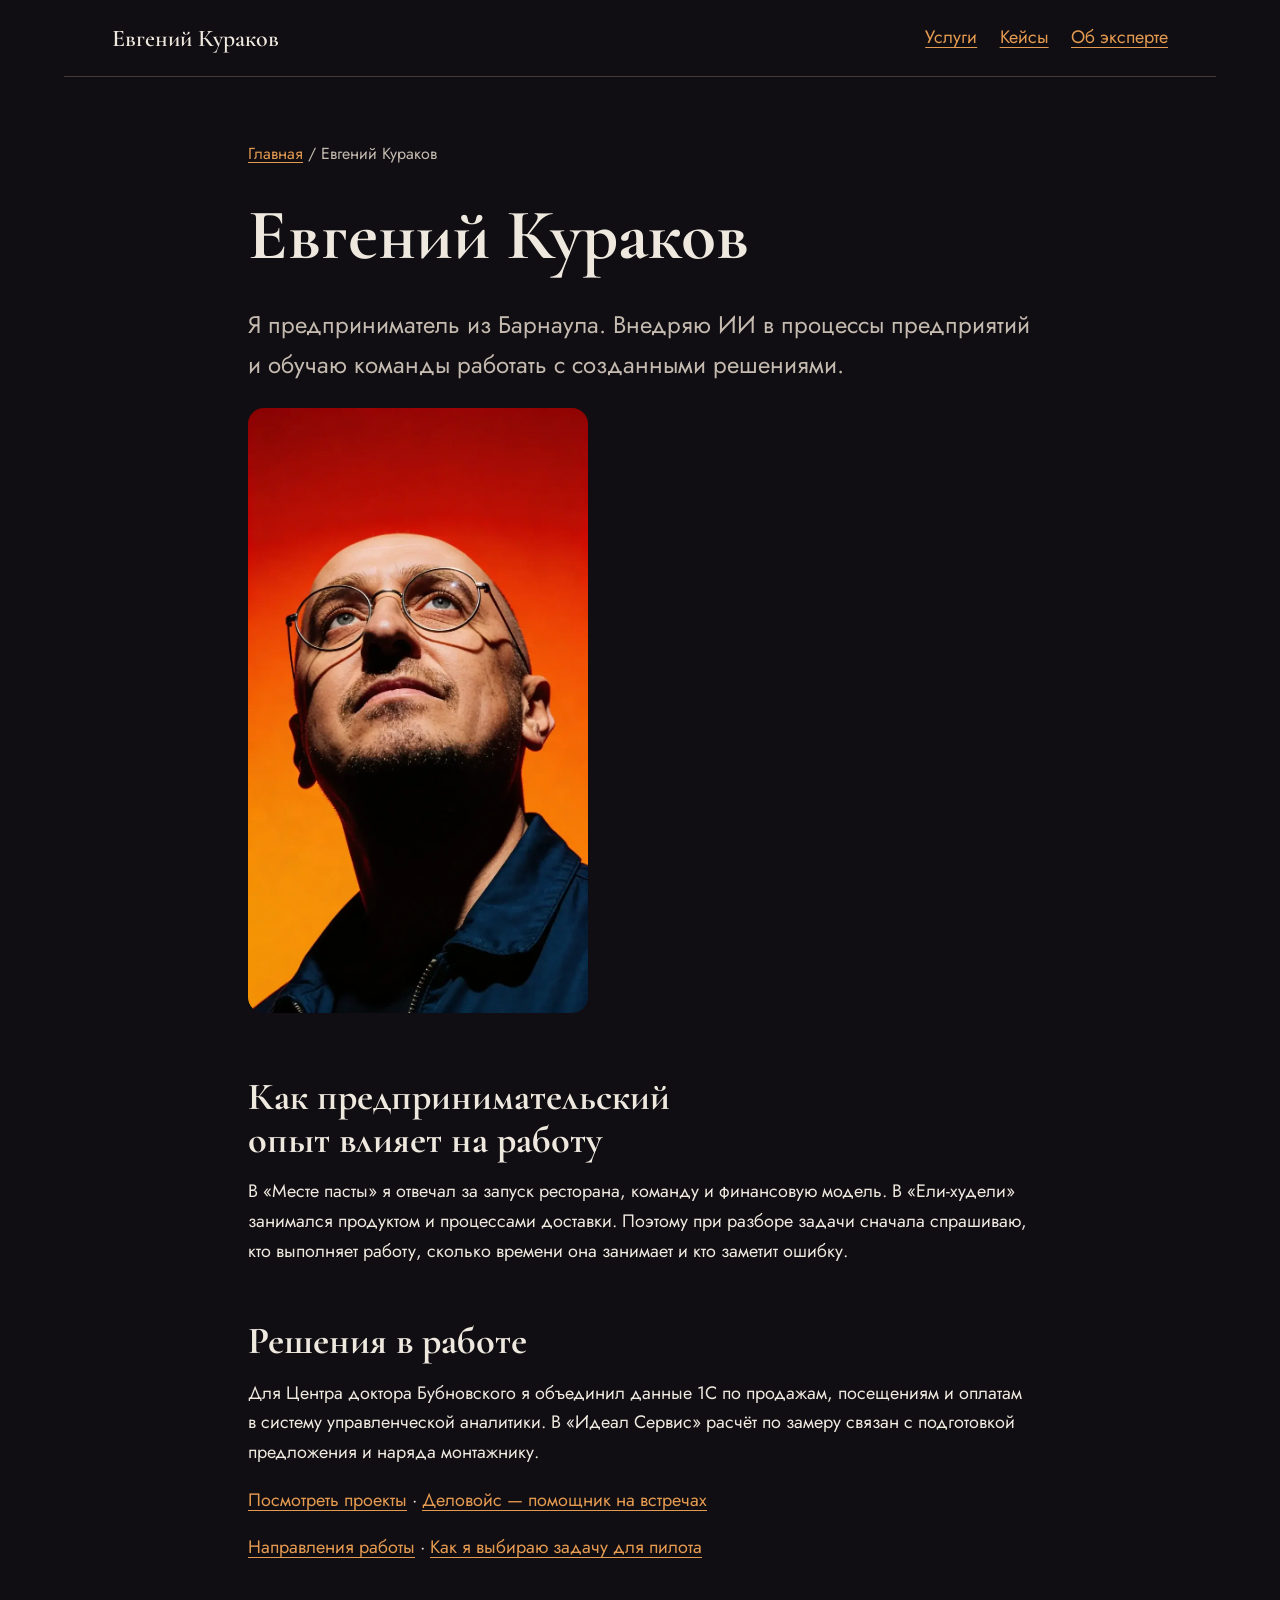
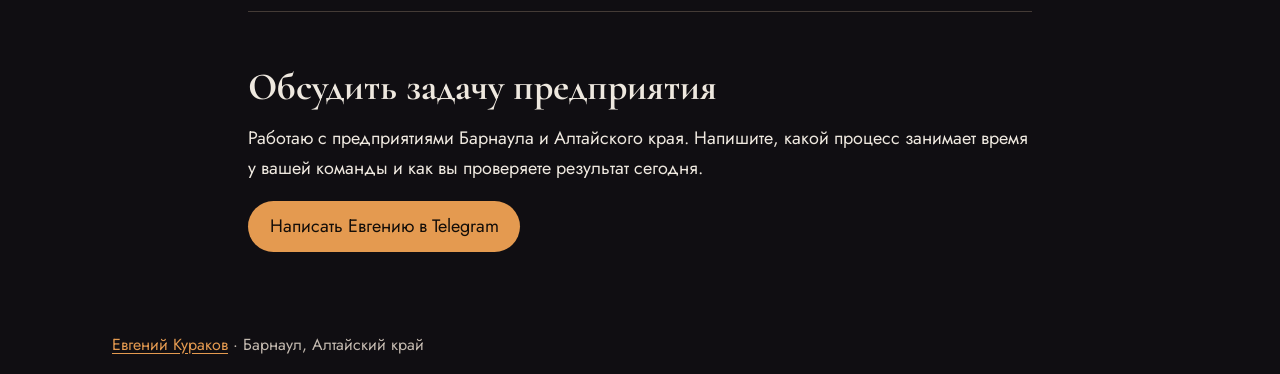
<file: about/index.html>
<!doctype html>
<html lang="ru">
<head>
<meta charset="utf-8">
<meta name="viewport" content="width=device-width, initial-scale=1">
<title>Евгений Кураков — предприниматель и ИИ-интегратор в Барнауле</title>
<meta name="description" content="Я предприниматель из Барнаула. Внедряю ИИ в процессы предприятий и обучаю команды работать с созданными решениями.">
<link rel="canonical" href="https://iamkurakov.ru/about/">
<meta property="og:locale" content="ru_RU">
<meta property="og:type" content="website">
<meta property="og:url" content="https://iamkurakov.ru/about/">
<meta property="og:title" content="Евгений Кураков — предприниматель и ИИ-интегратор в Барнауле">
<meta property="og:description" content="Я предприниматель из Барнаула. Внедряю ИИ в процессы предприятий и обучаю команды работать с созданными решениями.">
<meta property="og:image" content="https://iamkurakov.ru/img/og-cover.jpg">
<meta name="twitter:card" content="summary_large_image">
<link rel="icon" href="/favicon.ico">
<link rel="stylesheet" href="/assets/fonts.css">
<link rel="stylesheet" href="/assets/editorial.css">
<script type="application/ld+json">
{
  "@context": "https://schema.org",
  "@graph": [
    {
      "@type": "ProfilePage",
      "@id": "https://iamkurakov.ru/about/#page",
      "url": "https://iamkurakov.ru/about/",
      "name": "Евгений Кураков",
      "description": "Я предприниматель из Барнаула. Внедряю ИИ в процессы предприятий и обучаю команды работать с созданными решениями.",
      "inLanguage": "ru",
      "isPartOf": {
        "@id": "https://iamkurakov.ru/#website"
      },
      "breadcrumb": {
        "@id": "https://iamkurakov.ru/about/#breadcrumbs"
      },
      "mainEntity": {
        "@id": "https://iamkurakov.ru/#person"
      }
    },
    {
      "@type": "BreadcrumbList",
      "@id": "https://iamkurakov.ru/about/#breadcrumbs",
      "itemListElement": [
        {
          "@type": "ListItem",
          "position": 1,
          "name": "Главная",
          "item": "https://iamkurakov.ru/"
        },
        {
          "@type": "ListItem",
          "position": 2,
          "name": "Евгений Кураков",
          "item": "https://iamkurakov.ru/about/"
        }
      ]
    },
    {
      "@type": "Person",
      "@id": "https://iamkurakov.ru/#person",
      "name": "Евгений Кураков",
      "url": "https://iamkurakov.ru/about/",
      "image": "https://iamkurakov.ru/img/kurakov.webp",
      "jobTitle": "Предприниматель и ИИ-интегратор",
      "sameAs": [
        "https://t.me/kurakoveb"
      ]
    }
  ]
}
</script>
<script defer src="/assets/analytics.js"></script>
</head>
<body class="editorial">
<a class="skip" href="#content">Перейти к содержанию</a>
<header><a class="signature" href="/">Евгений Кураков</a><nav aria-label="Основное меню"><a href="/services/">Услуги</a> <a href="/#cases">Кейсы</a> <a href="/about/">Об эксперте</a></nav></header>
<main id="content">
<nav class="crumbs" aria-label="Хлебные крошки"><a href="/">Главная</a> / <span aria-current="page">Евгений Кураков</span></nav>
<h1>Евгений Кураков</h1>
<p class="intro">Я предприниматель из Барнаула. Внедряю ИИ в процессы предприятий и обучаю команды работать с созданными решениями.</p>
<img class="portrait" src="/img/kurakov.webp" width="340" height="453" alt="Евгений Кураков"><h2>Как предпринимательский опыт влияет на работу</h2><p>В «Месте пасты» я отвечал за запуск ресторана, команду и финансовую модель. В «Ели-худели» занимался продуктом и процессами доставки. Поэтому при разборе задачи сначала спрашиваю, кто выполняет работу, сколько времени она занимает и кто заметит ошибку.</p><h2>Решения в работе</h2><p>Для Центра доктора Бубновского я объединил данные 1С по продажам, посещениям и оплатам в систему управленческой аналитики. В «Идеал Сервис» расчёт по замеру связан с подготовкой предложения и наряда монтажнику.</p><p><a href="/#cases">Посмотреть проекты</a> · <a href="https://delovoice.ru/">Деловойс — помощник на встречах</a></p><p><a href="/services/">Направления работы</a> · <a href="/guides/first-ai-pilot/">Как я выбираю задачу для пилота</a></p>
<section class="contact"><h2>Обсудить задачу предприятия</h2><p>Работаю с предприятиями Барнаула и Алтайского края. Напишите, какой процесс занимает время у вашей команды и как вы проверяете результат сегодня.</p><a class="action" href="https://t.me/kurakoveb">Написать Евгению в Telegram</a></section>
</main><footer><a href="/about/">Евгений Кураков</a> · Барнаул, Алтайский край</footer>
</body></html>
</file>
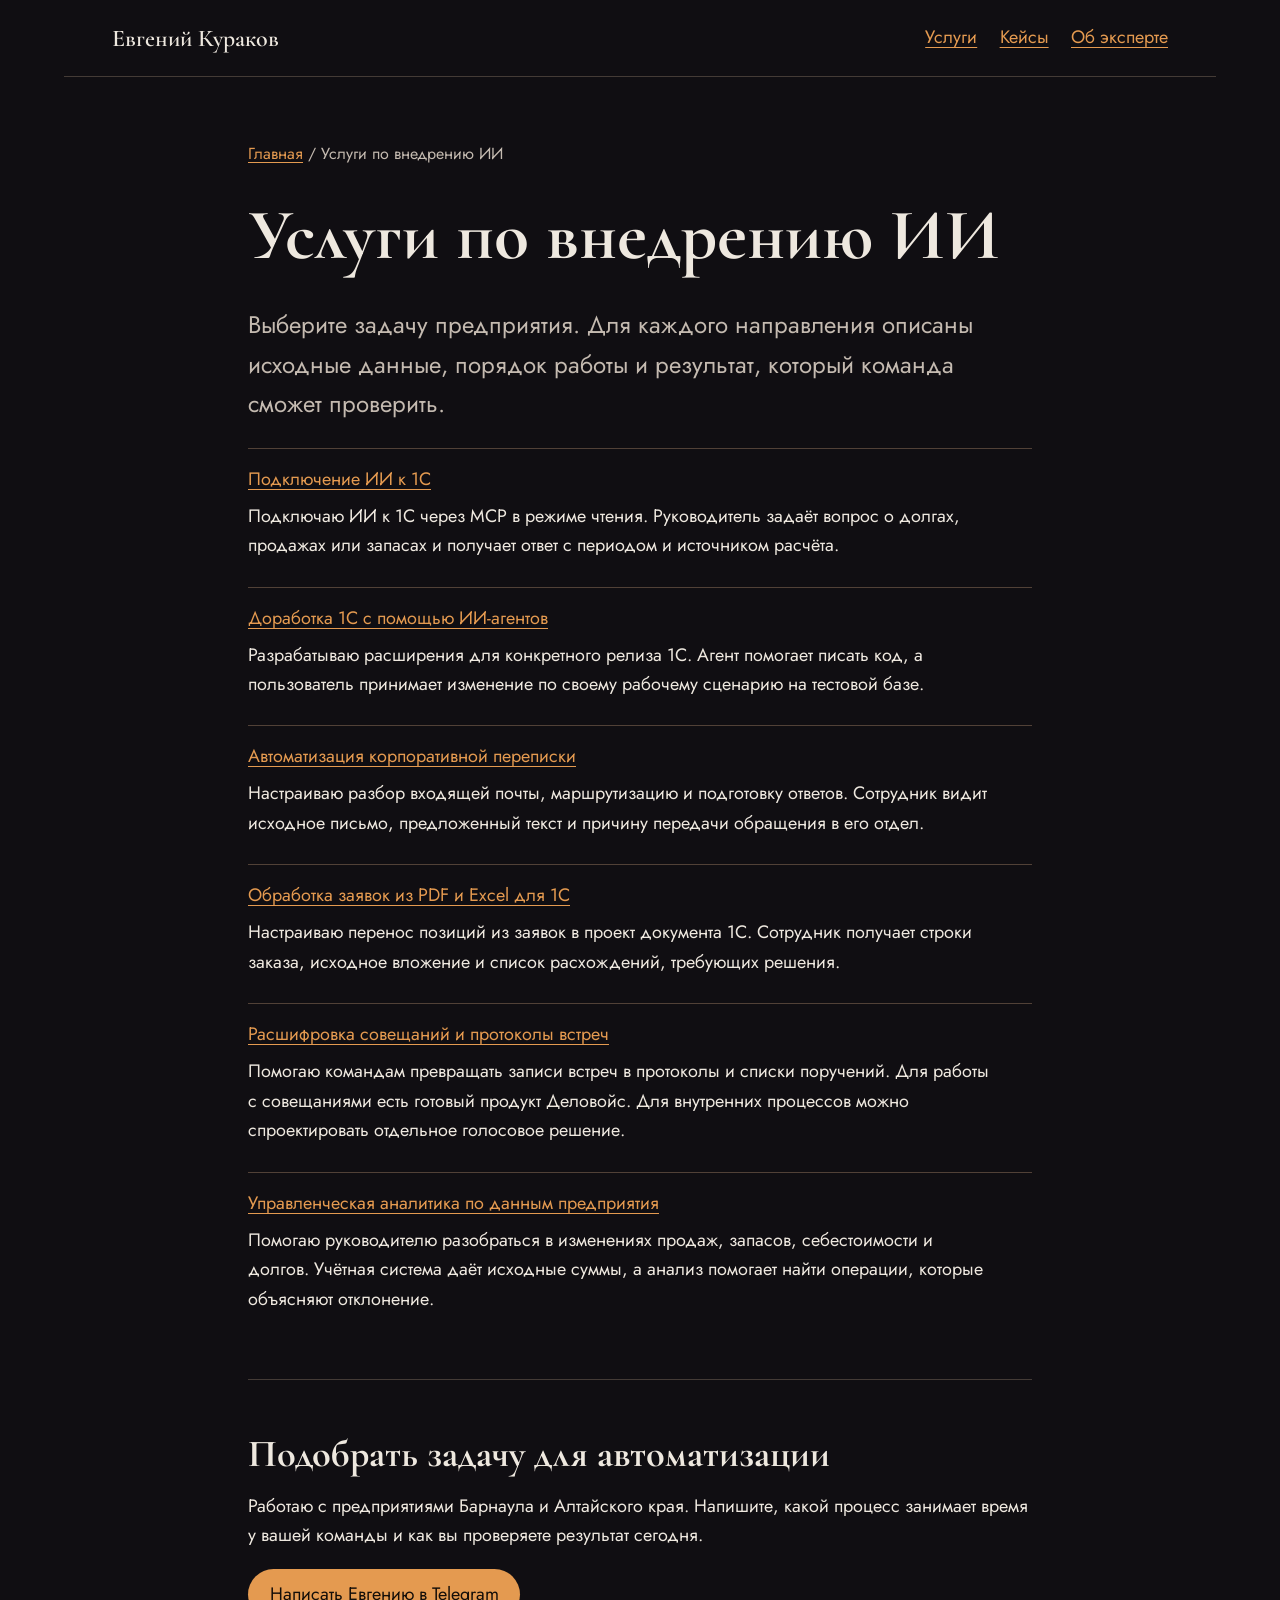
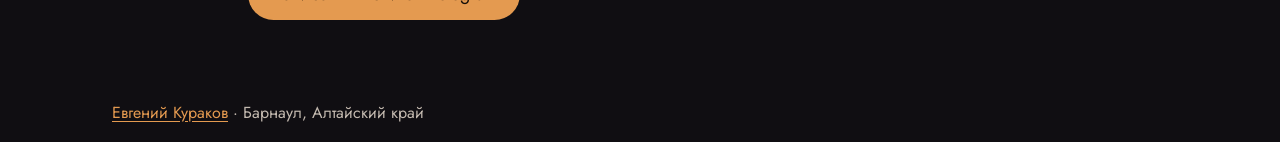
<file: services/index.html>
<!doctype html>
<html lang="ru">
<head>
<meta charset="utf-8">
<meta name="viewport" content="width=device-width, initial-scale=1">
<title>Услуги по автоматизации предприятий — Евгений Кураков</title>
<meta name="description" content="Выберите задачу предприятия. Для каждого направления описаны исходные данные, порядок работы и результат, который команда сможет проверить.">
<link rel="canonical" href="https://iamkurakov.ru/services/">
<meta property="og:locale" content="ru_RU">
<meta property="og:type" content="website">
<meta property="og:url" content="https://iamkurakov.ru/services/">
<meta property="og:title" content="Услуги по автоматизации предприятий — Евгений Кураков">
<meta property="og:description" content="Выберите задачу предприятия. Для каждого направления описаны исходные данные, порядок работы и результат, который команда сможет проверить.">
<meta property="og:image" content="https://iamkurakov.ru/img/og-cover.jpg">
<meta name="twitter:card" content="summary_large_image">
<link rel="icon" href="/favicon.ico">
<link rel="stylesheet" href="/assets/fonts.css">
<link rel="stylesheet" href="/assets/editorial.css">
<script type="application/ld+json">
{
  "@context": "https://schema.org",
  "@graph": [
    {
      "@type": "WebPage",
      "@id": "https://iamkurakov.ru/services/#page",
      "url": "https://iamkurakov.ru/services/",
      "name": "Услуги по внедрению ИИ",
      "description": "Выберите задачу предприятия. Для каждого направления описаны исходные данные, порядок работы и результат, который команда сможет проверить.",
      "inLanguage": "ru",
      "isPartOf": {
        "@id": "https://iamkurakov.ru/#website"
      },
      "breadcrumb": {
        "@id": "https://iamkurakov.ru/services/#breadcrumbs"
      }
    },
    {
      "@type": "BreadcrumbList",
      "@id": "https://iamkurakov.ru/services/#breadcrumbs",
      "itemListElement": [
        {
          "@type": "ListItem",
          "position": 1,
          "name": "Главная",
          "item": "https://iamkurakov.ru/"
        },
        {
          "@type": "ListItem",
          "position": 2,
          "name": "Услуги по внедрению ИИ",
          "item": "https://iamkurakov.ru/services/"
        }
      ]
    }
  ]
}
</script>
<script defer src="/assets/analytics.js"></script>
</head>
<body class="editorial">
<a class="skip" href="#content">Перейти к содержанию</a>
<header><a class="signature" href="/">Евгений Кураков</a><nav aria-label="Основное меню"><a href="/services/">Услуги</a> <a href="/#cases">Кейсы</a> <a href="/about/">Об эксперте</a></nav></header>
<main id="content">
<nav class="crumbs" aria-label="Хлебные крошки"><a href="/">Главная</a> / <span aria-current="page">Услуги по внедрению ИИ</span></nav>
<h1>Услуги по внедрению ИИ</h1>
<p class="intro">Выберите задачу предприятия. Для каждого направления описаны исходные данные, порядок работы и результат, который команда сможет проверить.</p>
<ul class="service-list">
<li><a href="/services/ai-1c/">Подключение ИИ к 1С</a><p>Подключаю ИИ к 1С через MCP в режиме чтения. Руководитель задаёт вопрос о долгах, продажах или запасах и получает ответ с периодом и источником расчёта.</p></li>
<li><a href="/services/1c-development/">Доработка 1С с помощью ИИ-агентов</a><p>Разрабатываю расширения для конкретного релиза 1С. Агент помогает писать код, а пользователь принимает изменение по своему рабочему сценарию на тестовой базе.</p></li>
<li><a href="/services/ai-correspondence/">Автоматизация корпоративной переписки</a><p>Настраиваю разбор входящей почты, маршрутизацию и подготовку ответов. Сотрудник видит исходное письмо, предложенный текст и причину передачи обращения в его отдел.</p></li>
<li><a href="/services/document-processing/">Обработка заявок из PDF и Excel для 1С</a><p>Настраиваю перенос позиций из заявок в проект документа 1С. Сотрудник получает строки заказа, исходное вложение и список расхождений, требующих решения.</p></li>
<li><a href="/services/speech-ai/">Расшифровка совещаний и протоколы встреч</a><p>Помогаю командам превращать записи встреч в протоколы и списки поручений. Для работы с совещаниями есть готовый продукт Деловойс. Для внутренних процессов можно спроектировать отдельное голосовое решение.</p></li>
<li><a href="/services/business-analytics/">Управленческая аналитика по данным предприятия</a><p>Помогаю руководителю разобраться в изменениях продаж, запасов, себестоимости и долгов. Учётная система даёт исходные суммы, а анализ помогает найти операции, которые объясняют отклонение.</p></li>
</ul>
<section class="contact"><h2>Подобрать задачу для автоматизации</h2><p>Работаю с предприятиями Барнаула и Алтайского края. Напишите, какой процесс занимает время у вашей команды и как вы проверяете результат сегодня.</p><a class="action" href="https://t.me/kurakoveb">Написать Евгению в Telegram</a></section>
</main><footer><a href="/about/">Евгений Кураков</a> · Барнаул, Алтайский край</footer>
</body></html>
</file>
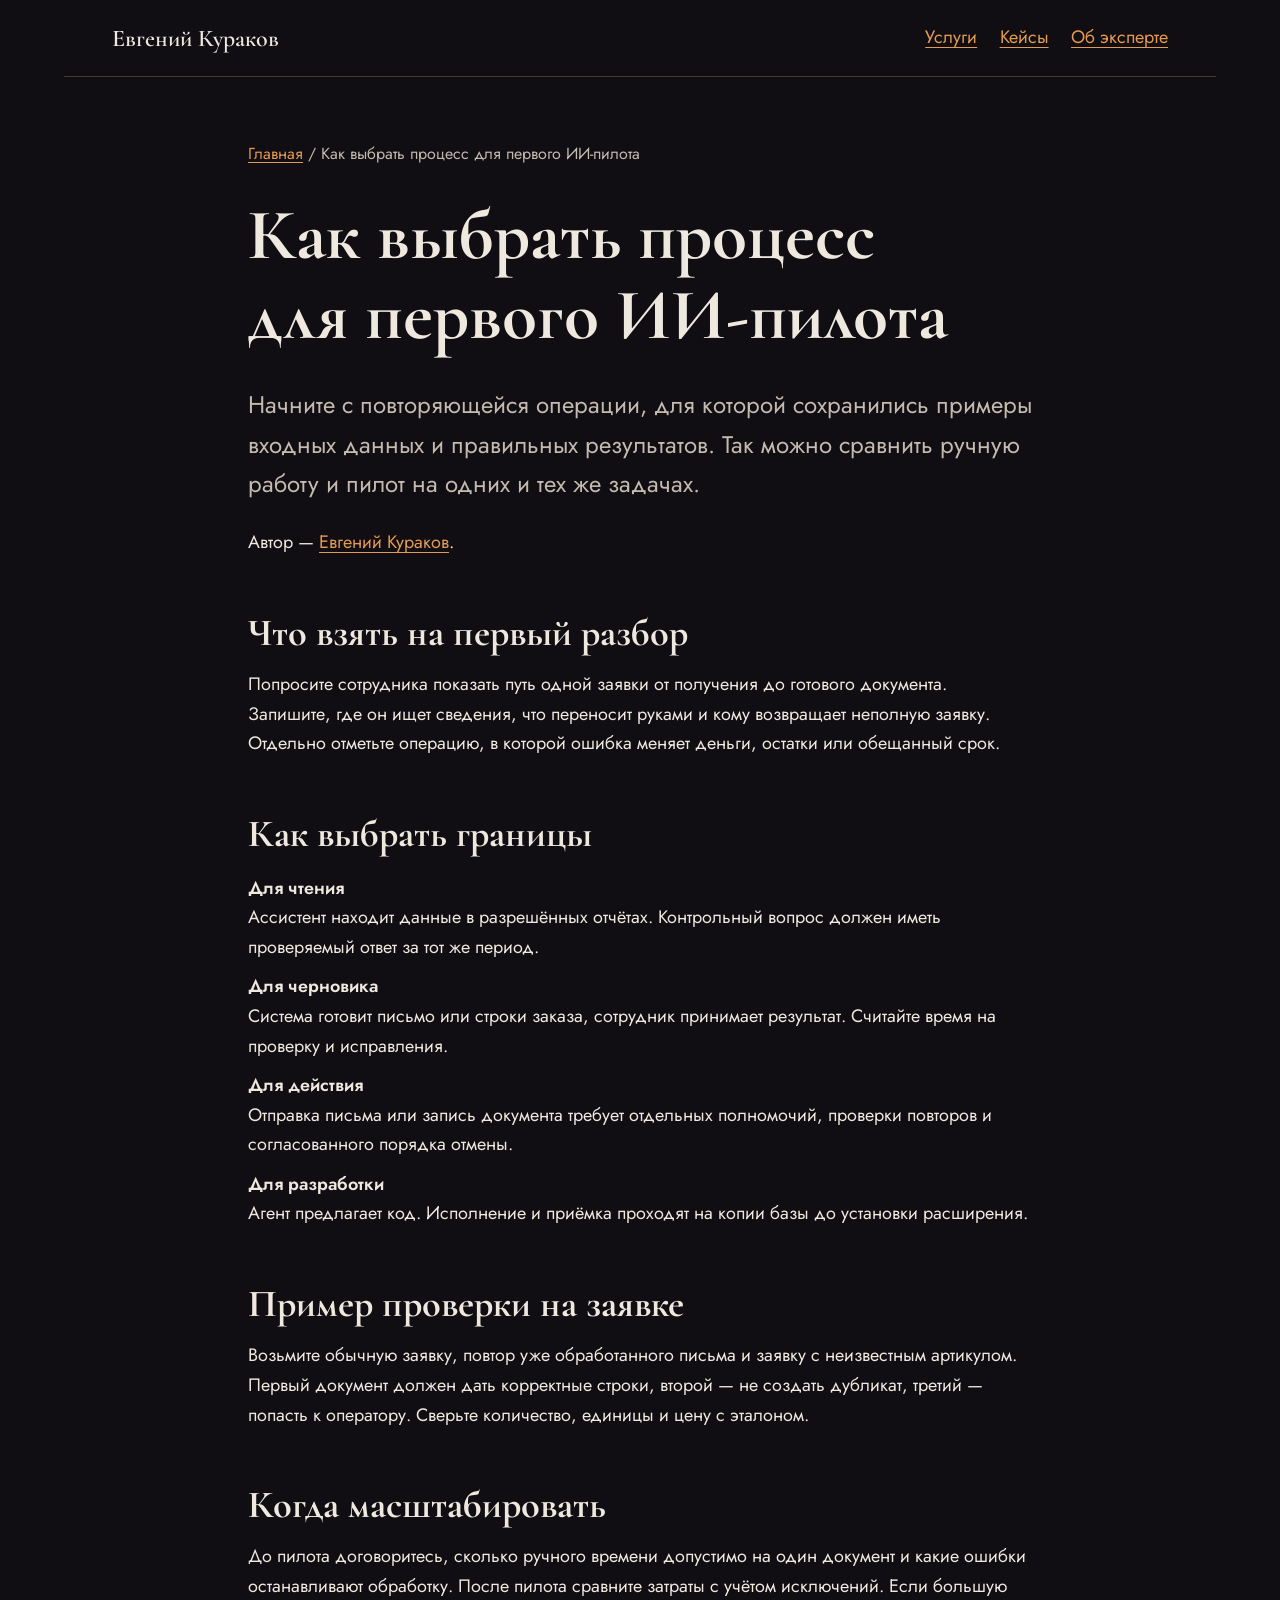
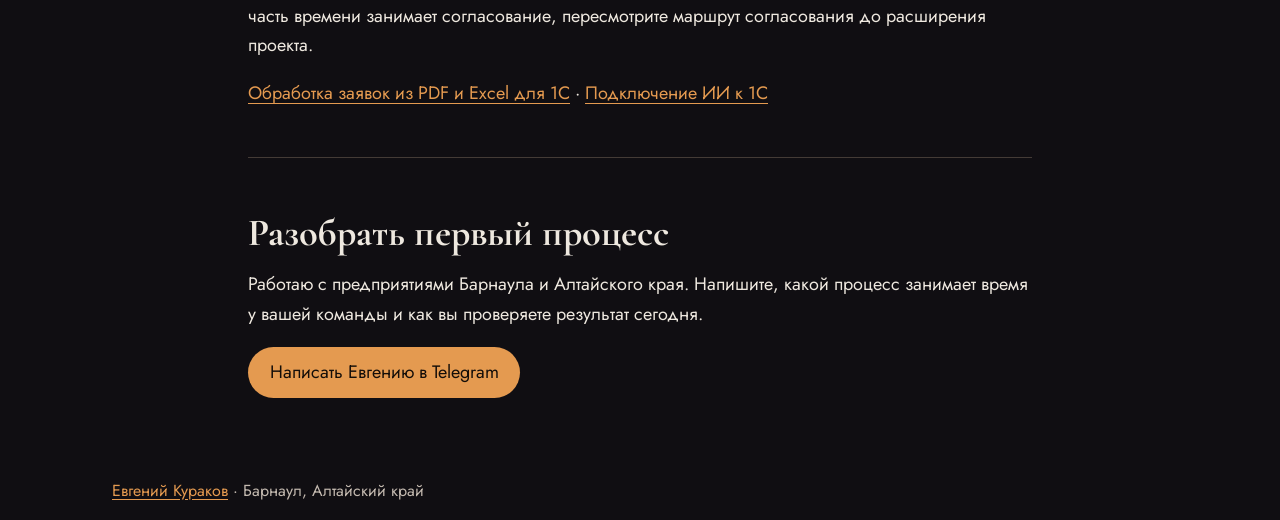
<file: guides/first-ai-pilot/index.html>
<!doctype html>
<html lang="ru">
<head>
<meta charset="utf-8">
<meta name="viewport" content="width=device-width, initial-scale=1">
<title>Как выбрать первый процесс для внедрения ИИ на предприятии</title>
<meta name="description" content="Начните с повторяющейся операции, для которой сохранились примеры входных данных и правильных результатов. Так можно сравнить ручную работу и пилот на одних и тех же задачах.">
<link rel="canonical" href="https://iamkurakov.ru/guides/first-ai-pilot/">
<meta property="og:locale" content="ru_RU">
<meta property="og:type" content="article">
<meta property="og:url" content="https://iamkurakov.ru/guides/first-ai-pilot/">
<meta property="og:title" content="Как выбрать первый процесс для внедрения ИИ на предприятии">
<meta property="og:description" content="Начните с повторяющейся операции, для которой сохранились примеры входных данных и правильных результатов. Так можно сравнить ручную работу и пилот на одних и тех же задачах.">
<meta property="og:image" content="https://iamkurakov.ru/img/og-cover.jpg">
<meta name="twitter:card" content="summary_large_image">
<link rel="icon" href="/favicon.ico">
<link rel="stylesheet" href="/assets/fonts.css">
<link rel="stylesheet" href="/assets/editorial.css">
<script type="application/ld+json">
{
  "@context": "https://schema.org",
  "@graph": [
    {
      "@type": "WebPage",
      "@id": "https://iamkurakov.ru/guides/first-ai-pilot/#page",
      "url": "https://iamkurakov.ru/guides/first-ai-pilot/",
      "name": "Как выбрать процесс для первого ИИ-пилота",
      "description": "Начните с повторяющейся операции, для которой сохранились примеры входных данных и правильных результатов. Так можно сравнить ручную работу и пилот на одних и тех же задачах.",
      "inLanguage": "ru",
      "isPartOf": {
        "@id": "https://iamkurakov.ru/#website"
      },
      "breadcrumb": {
        "@id": "https://iamkurakov.ru/guides/first-ai-pilot/#breadcrumbs"
      },
      "mainEntity": {
        "@id": "https://iamkurakov.ru/guides/first-ai-pilot/#article"
      }
    },
    {
      "@type": "BreadcrumbList",
      "@id": "https://iamkurakov.ru/guides/first-ai-pilot/#breadcrumbs",
      "itemListElement": [
        {
          "@type": "ListItem",
          "position": 1,
          "name": "Главная",
          "item": "https://iamkurakov.ru/"
        },
        {
          "@type": "ListItem",
          "position": 2,
          "name": "Как выбрать процесс для первого ИИ-пилота",
          "item": "https://iamkurakov.ru/guides/first-ai-pilot/"
        }
      ]
    },
    {
      "@type": "Article",
      "@id": "https://iamkurakov.ru/guides/first-ai-pilot/#article",
      "headline": "Как выбрать процесс для первого ИИ-пилота",
      "author": {
        "@type": "Person",
        "@id": "https://iamkurakov.ru/#person",
        "name": "Евгений Кураков",
        "url": "https://iamkurakov.ru/about/"
      },
      "inLanguage": "ru"
    }
  ]
}
</script>
<script defer src="/assets/analytics.js"></script>
</head>
<body class="editorial">
<a class="skip" href="#content">Перейти к содержанию</a>
<header><a class="signature" href="/">Евгений Кураков</a><nav aria-label="Основное меню"><a href="/services/">Услуги</a> <a href="/#cases">Кейсы</a> <a href="/about/">Об эксперте</a></nav></header>
<main id="content">
<nav class="crumbs" aria-label="Хлебные крошки"><a href="/">Главная</a> / <span aria-current="page">Как выбрать процесс для первого ИИ-пилота</span></nav>
<h1>Как выбрать процесс для первого ИИ-пилота</h1>
<p class="intro">Начните с повторяющейся операции, для которой сохранились примеры входных данных и правильных результатов. Так можно сравнить ручную работу и пилот на одних и тех же задачах.</p>
<p>Автор — <a href="/about/">Евгений Кураков</a>.</p><h2>Что взять на первый разбор</h2><p>Попросите сотрудника показать путь одной заявки от получения до готового документа. Запишите, где он ищет сведения, что переносит руками и кому возвращает неполную заявку. Отдельно отметьте операцию, в которой ошибка меняет деньги, остатки или обещанный срок.</p><h2>Как выбрать границы</h2><dl><dt>Для чтения</dt><dd>Ассистент находит данные в разрешённых отчётах. Контрольный вопрос должен иметь проверяемый ответ за тот же период.</dd><dt>Для черновика</dt><dd>Система готовит письмо или строки заказа, сотрудник принимает результат. Считайте время на проверку и исправления.</dd><dt>Для действия</dt><dd>Отправка письма или запись документа требует отдельных полномочий, проверки повторов и согласованного порядка отмены.</dd><dt>Для разработки</dt><dd>Агент предлагает код. Исполнение и приёмка проходят на копии базы до установки расширения.</dd></dl><h2>Пример проверки на заявке</h2><p>Возьмите обычную заявку, повтор уже обработанного письма и заявку с неизвестным артикулом. Первый документ должен дать корректные строки, второй — не создать дубликат, третий — попасть к оператору. Сверьте количество, единицы и цену с эталоном.</p><h2>Когда масштабировать</h2><p>До пилота договоритесь, сколько ручного времени допустимо на один документ и какие ошибки останавливают обработку. После пилота сравните затраты с учётом исключений. Если большую часть времени занимает согласование, пересмотрите маршрут согласования до расширения проекта.</p><p><a href="/services/document-processing/">Обработка заявок из PDF и Excel для 1С</a> · <a href="/services/ai-1c/">Подключение ИИ к 1С</a></p>
<section class="contact"><h2>Разобрать первый процесс</h2><p>Работаю с предприятиями Барнаула и Алтайского края. Напишите, какой процесс занимает время у вашей команды и как вы проверяете результат сегодня.</p><a class="action" href="https://t.me/kurakoveb">Написать Евгению в Telegram</a></section>
</main><footer><a href="/about/">Евгений Кураков</a> · Барнаул, Алтайский край</footer>
</body></html>
</file>
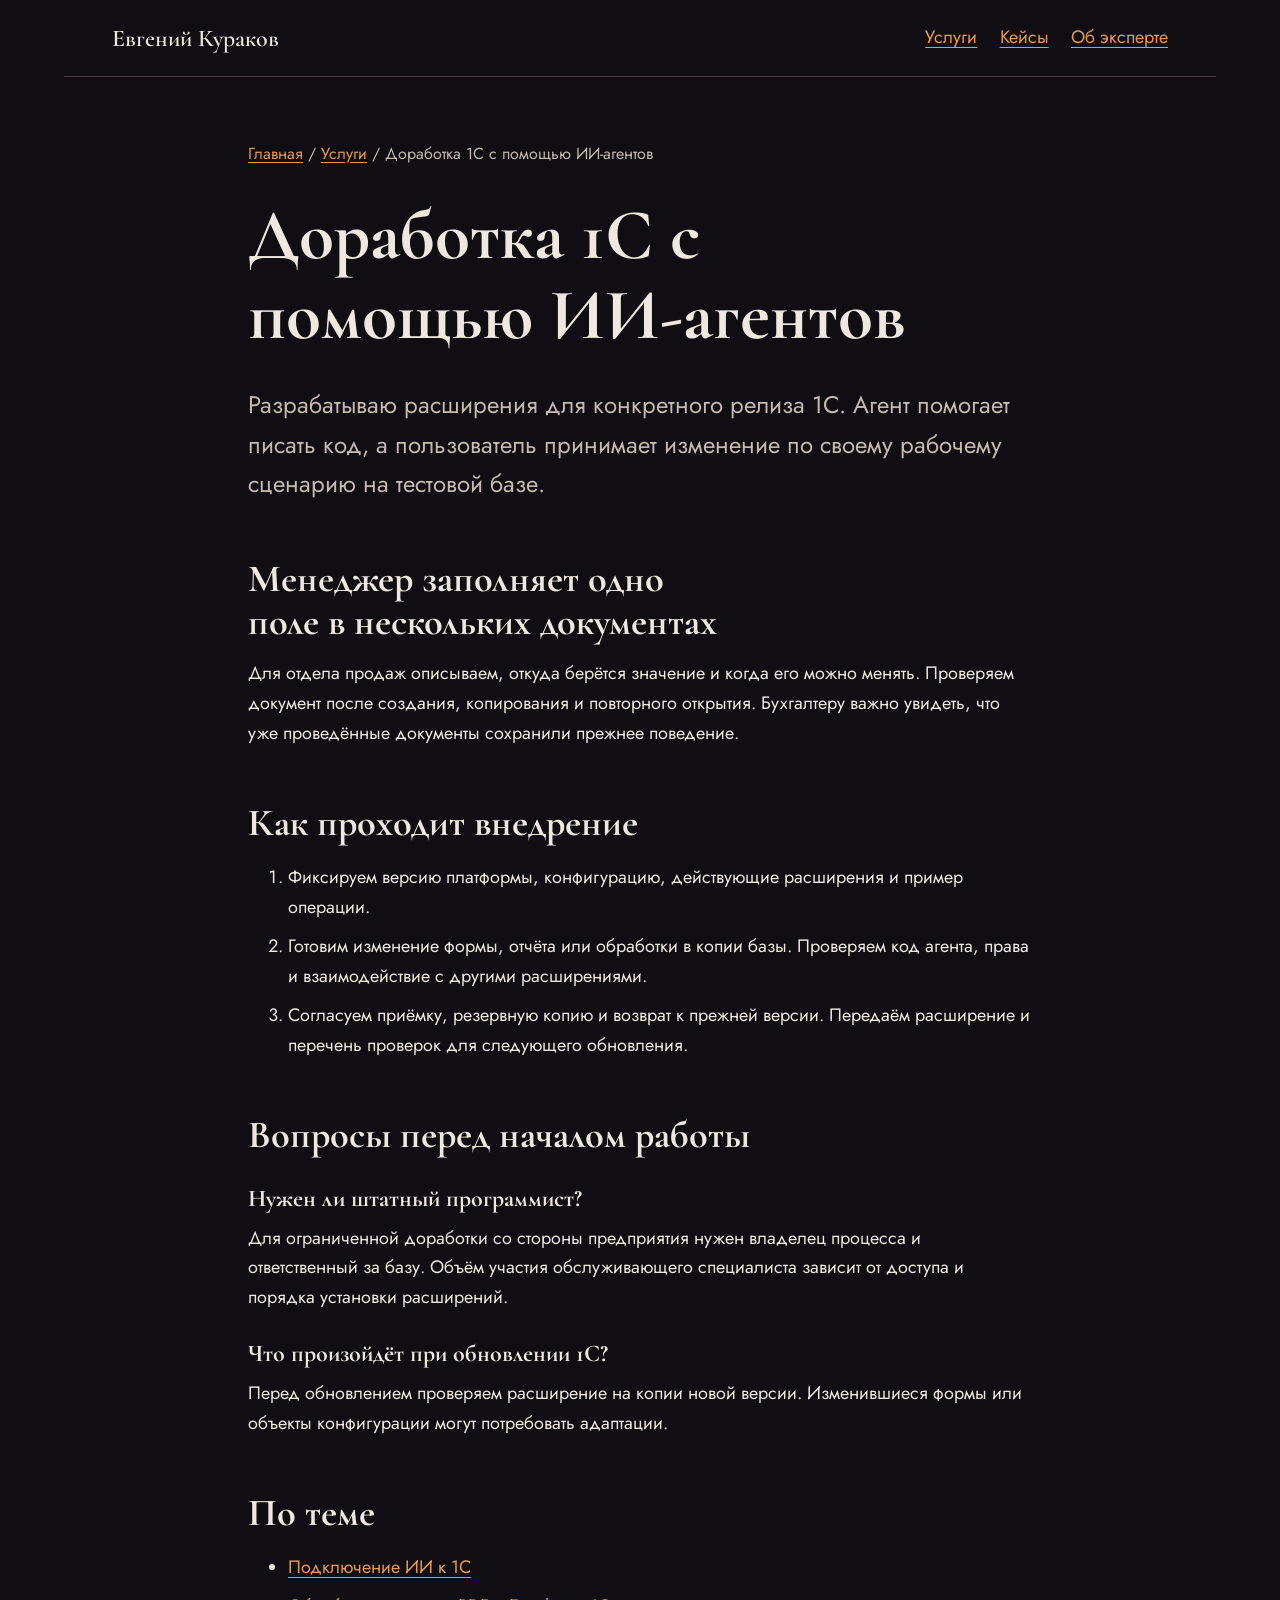
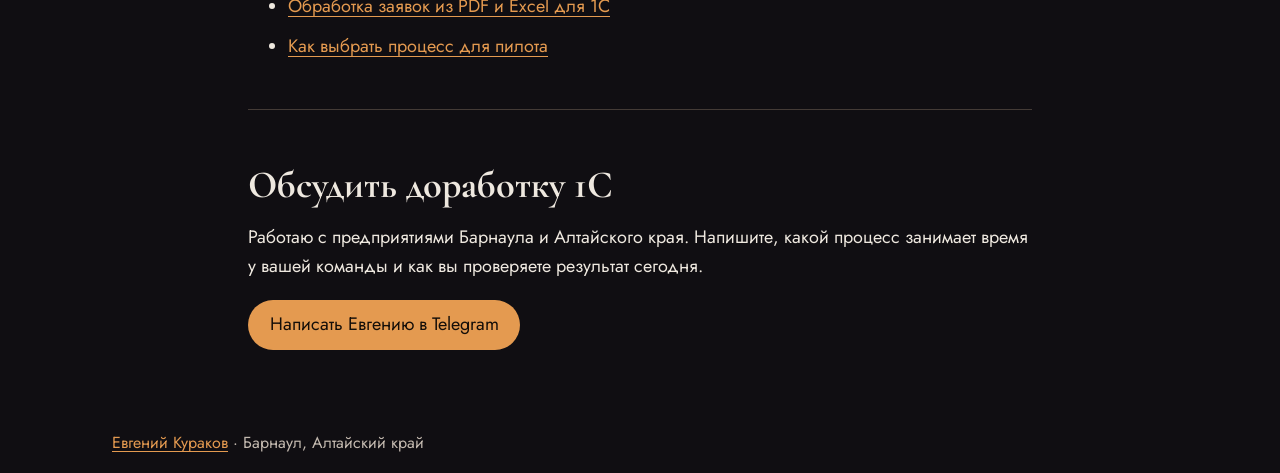
<file: services/1c-development/index.html>
<!doctype html>
<html lang="ru">
<head>
<meta charset="utf-8">
<meta name="viewport" content="width=device-width, initial-scale=1">
<title>Доработка 1С с помощью ИИ-агентов в Барнауле — Евгений Кураков</title>
<meta name="description" content="Разрабатываю расширения для конкретного релиза 1С. Агент помогает писать код, а пользователь принимает изменение по своему рабочему сценарию на тестовой базе.">
<link rel="canonical" href="https://iamkurakov.ru/services/1c-development/">
<meta property="og:locale" content="ru_RU">
<meta property="og:type" content="website">
<meta property="og:url" content="https://iamkurakov.ru/services/1c-development/">
<meta property="og:title" content="Доработка 1С с помощью ИИ-агентов в Барнауле — Евгений Кураков">
<meta property="og:description" content="Разрабатываю расширения для конкретного релиза 1С. Агент помогает писать код, а пользователь принимает изменение по своему рабочему сценарию на тестовой базе.">
<meta property="og:image" content="https://iamkurakov.ru/img/og-cover.jpg">
<meta name="twitter:card" content="summary_large_image">
<link rel="icon" href="/favicon.ico">
<link rel="stylesheet" href="/assets/fonts.css">
<link rel="stylesheet" href="/assets/editorial.css">
<script type="application/ld+json">
{
  "@context": "https://schema.org",
  "@graph": [
    {
      "@type": "WebPage",
      "@id": "https://iamkurakov.ru/services/1c-development/#page",
      "url": "https://iamkurakov.ru/services/1c-development/",
      "name": "Доработка 1С с помощью ИИ-агентов",
      "description": "Разрабатываю расширения для конкретного релиза 1С. Агент помогает писать код, а пользователь принимает изменение по своему рабочему сценарию на тестовой базе.",
      "inLanguage": "ru",
      "isPartOf": {
        "@id": "https://iamkurakov.ru/#website"
      },
      "breadcrumb": {
        "@id": "https://iamkurakov.ru/services/1c-development/#breadcrumbs"
      },
      "mainEntity": {
        "@id": "https://iamkurakov.ru/services/1c-development/#service"
      }
    },
    {
      "@type": "BreadcrumbList",
      "@id": "https://iamkurakov.ru/services/1c-development/#breadcrumbs",
      "itemListElement": [
        {
          "@type": "ListItem",
          "position": 1,
          "name": "Главная",
          "item": "https://iamkurakov.ru/"
        },
        {
          "@type": "ListItem",
          "position": 2,
          "name": "Услуги",
          "item": "https://iamkurakov.ru/services/"
        },
        {
          "@type": "ListItem",
          "position": 3,
          "name": "Доработка 1С с помощью ИИ-агентов",
          "item": "https://iamkurakov.ru/services/1c-development/"
        }
      ]
    },
    {
      "@type": "Service",
      "@id": "https://iamkurakov.ru/services/1c-development/#service",
      "name": "Доработка 1С с помощью ИИ-агентов",
      "description": "Разрабатываю расширения для конкретного релиза 1С. Агент помогает писать код, а пользователь принимает изменение по своему рабочему сценарию на тестовой базе.",
      "url": "https://iamkurakov.ru/services/1c-development/",
      "areaServed": [
        "Барнаул",
        "Алтайский край"
      ],
      "provider": {
        "@type": "Person",
        "@id": "https://iamkurakov.ru/#person",
        "name": "Евгений Кураков",
        "url": "https://iamkurakov.ru/about/"
      }
    }
  ]
}
</script>
<script defer src="/assets/analytics.js"></script>
</head>
<body class="editorial">
<a class="skip" href="#content">Перейти к содержанию</a>
<header><a class="signature" href="/">Евгений Кураков</a><nav aria-label="Основное меню"><a href="/services/">Услуги</a> <a href="/#cases">Кейсы</a> <a href="/about/">Об эксперте</a></nav></header>
<main id="content">
<nav class="crumbs" aria-label="Хлебные крошки"><a href="/">Главная</a> / <a href="/services/">Услуги</a> / <span aria-current="page">Доработка 1С с помощью ИИ-агентов</span></nav>
<h1>Доработка 1С с помощью ИИ-агентов</h1>
<p class="intro">Разрабатываю расширения для конкретного релиза 1С. Агент помогает писать код, а пользователь принимает изменение по своему рабочему сценарию на тестовой базе.</p>
<section><h2>Менеджер заполняет одно поле в нескольких документах</h2><p>Для отдела продаж описываем, откуда берётся значение и когда его можно менять. Проверяем документ после создания, копирования и повторного открытия. Бухгалтеру важно увидеть, что уже проведённые документы сохранили прежнее поведение.</p></section>
<section><h2>Как проходит внедрение</h2><ol><li>Фиксируем версию платформы, конфигурацию, действующие расширения и пример операции.</li>
<li>Готовим изменение формы, отчёта или обработки в копии базы. Проверяем код агента, права и взаимодействие с другими расширениями.</li>
<li>Согласуем приёмку, резервную копию и возврат к прежней версии. Передаём расширение и перечень проверок для следующего обновления.</li></ol></section>

<section><h2>Вопросы перед началом работы</h2><h3>Нужен ли штатный программист?</h3><p>Для ограниченной доработки со стороны предприятия нужен владелец процесса и ответственный за базу. Объём участия обслуживающего специалиста зависит от доступа и порядка установки расширений.</p><h3>Что произойдёт при обновлении 1С?</h3><p>Перед обновлением проверяем расширение на копии новой версии. Изменившиеся формы или объекты конфигурации могут потребовать адаптации.</p></section>
<section><h2>По теме</h2><ul><li><a href="/services/ai-1c/">Подключение ИИ к 1С</a></li>
<li><a href="/services/document-processing/">Обработка заявок из PDF и Excel для 1С</a></li><li><a href="/guides/first-ai-pilot/">Как выбрать процесс для пилота</a></li></ul></section>
<section class="contact"><h2>Обсудить доработку 1С</h2><p>Работаю с предприятиями Барнаула и Алтайского края. Напишите, какой процесс занимает время у вашей команды и как вы проверяете результат сегодня.</p><a class="action" href="https://t.me/kurakoveb">Написать Евгению в Telegram</a></section>
</main><footer><a href="/about/">Евгений Кураков</a> · Барнаул, Алтайский край</footer>
</body></html>
</file>
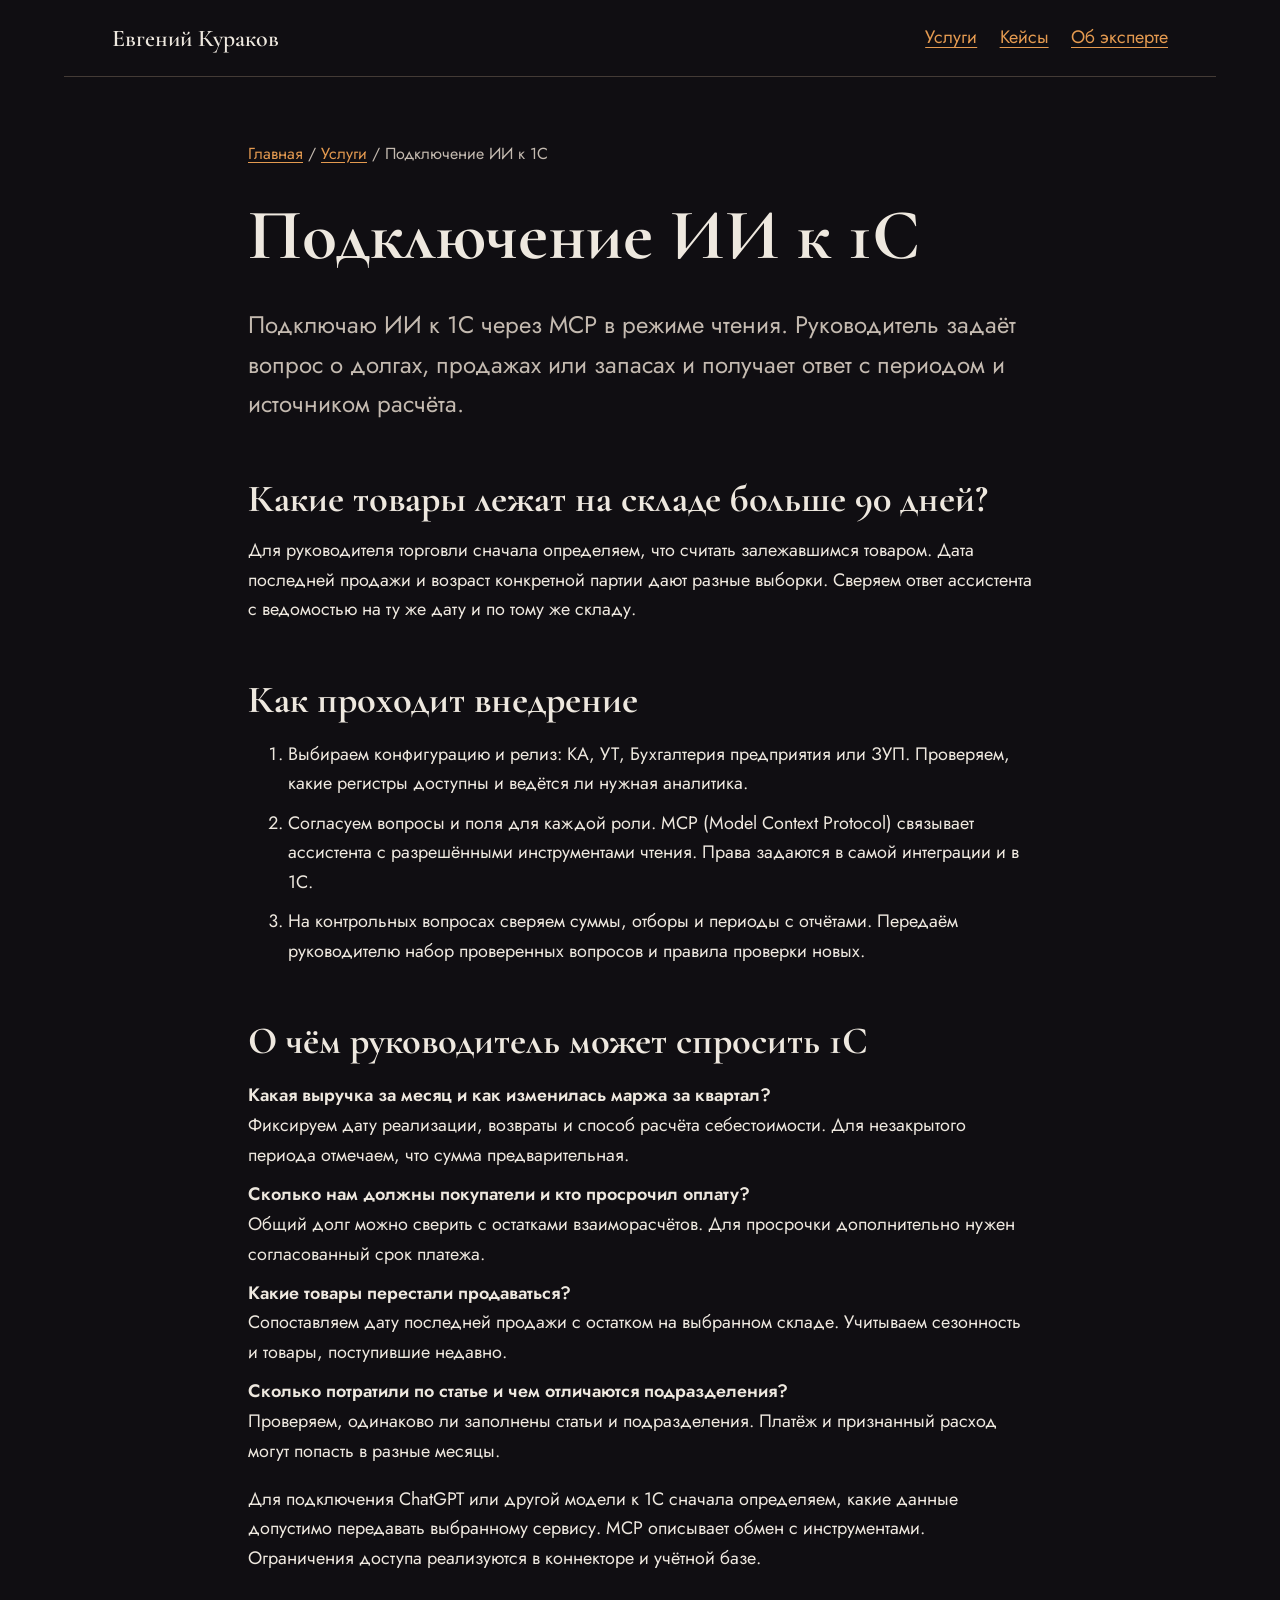
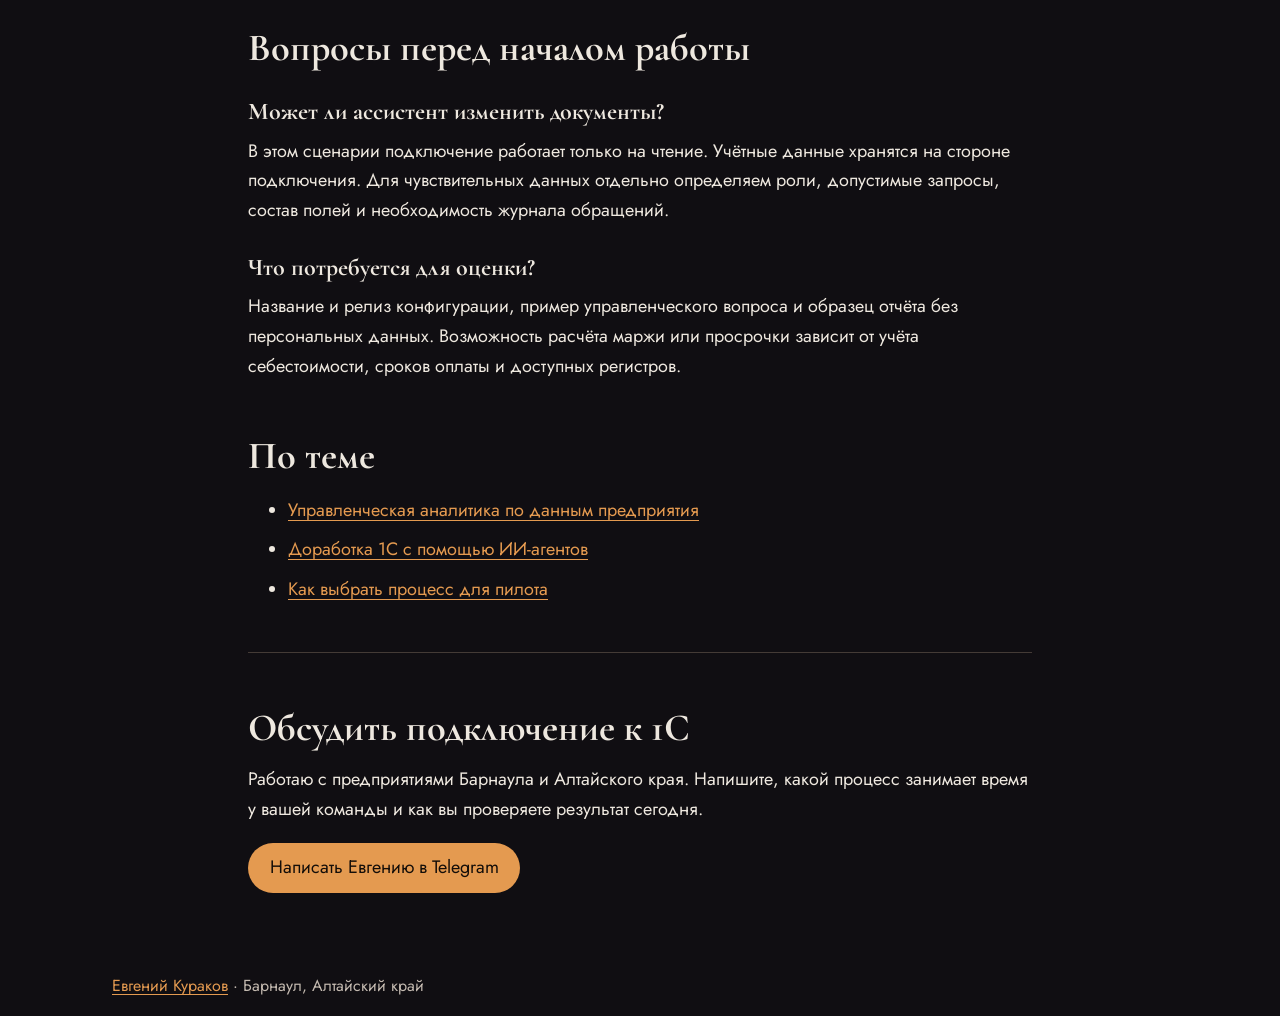
<file: services/ai-1c/index.html>
<!doctype html>
<html lang="ru">
<head>
<meta charset="utf-8">
<meta name="viewport" content="width=device-width, initial-scale=1">
<title>Подключение ИИ к 1С в Барнауле — Евгений Кураков</title>
<meta name="description" content="Подключаю ИИ к 1С через MCP в режиме чтения. Руководитель задаёт вопрос о долгах, продажах или запасах и получает ответ с периодом и источником расчёта.">
<link rel="canonical" href="https://iamkurakov.ru/services/ai-1c/">
<meta property="og:locale" content="ru_RU">
<meta property="og:type" content="website">
<meta property="og:url" content="https://iamkurakov.ru/services/ai-1c/">
<meta property="og:title" content="Подключение ИИ к 1С в Барнауле — Евгений Кураков">
<meta property="og:description" content="Подключаю ИИ к 1С через MCP в режиме чтения. Руководитель задаёт вопрос о долгах, продажах или запасах и получает ответ с периодом и источником расчёта.">
<meta property="og:image" content="https://iamkurakov.ru/img/og-cover.jpg">
<meta name="twitter:card" content="summary_large_image">
<link rel="icon" href="/favicon.ico">
<link rel="stylesheet" href="/assets/fonts.css">
<link rel="stylesheet" href="/assets/editorial.css">
<script type="application/ld+json">
{
  "@context": "https://schema.org",
  "@graph": [
    {
      "@type": "WebPage",
      "@id": "https://iamkurakov.ru/services/ai-1c/#page",
      "url": "https://iamkurakov.ru/services/ai-1c/",
      "name": "Подключение ИИ к 1С",
      "description": "Подключаю ИИ к 1С через MCP в режиме чтения. Руководитель задаёт вопрос о долгах, продажах или запасах и получает ответ с периодом и источником расчёта.",
      "inLanguage": "ru",
      "isPartOf": {
        "@id": "https://iamkurakov.ru/#website"
      },
      "breadcrumb": {
        "@id": "https://iamkurakov.ru/services/ai-1c/#breadcrumbs"
      },
      "mainEntity": {
        "@id": "https://iamkurakov.ru/services/ai-1c/#service"
      }
    },
    {
      "@type": "BreadcrumbList",
      "@id": "https://iamkurakov.ru/services/ai-1c/#breadcrumbs",
      "itemListElement": [
        {
          "@type": "ListItem",
          "position": 1,
          "name": "Главная",
          "item": "https://iamkurakov.ru/"
        },
        {
          "@type": "ListItem",
          "position": 2,
          "name": "Услуги",
          "item": "https://iamkurakov.ru/services/"
        },
        {
          "@type": "ListItem",
          "position": 3,
          "name": "Подключение ИИ к 1С",
          "item": "https://iamkurakov.ru/services/ai-1c/"
        }
      ]
    },
    {
      "@type": "Service",
      "@id": "https://iamkurakov.ru/services/ai-1c/#service",
      "name": "Подключение ИИ к 1С",
      "description": "Подключаю ИИ к 1С через MCP в режиме чтения. Руководитель задаёт вопрос о долгах, продажах или запасах и получает ответ с периодом и источником расчёта.",
      "url": "https://iamkurakov.ru/services/ai-1c/",
      "areaServed": [
        "Барнаул",
        "Алтайский край"
      ],
      "provider": {
        "@type": "Person",
        "@id": "https://iamkurakov.ru/#person",
        "name": "Евгений Кураков",
        "url": "https://iamkurakov.ru/about/"
      }
    }
  ]
}
</script>
<script defer src="/assets/analytics.js"></script>
</head>
<body class="editorial">
<a class="skip" href="#content">Перейти к содержанию</a>
<header><a class="signature" href="/">Евгений Кураков</a><nav aria-label="Основное меню"><a href="/services/">Услуги</a> <a href="/#cases">Кейсы</a> <a href="/about/">Об эксперте</a></nav></header>
<main id="content">
<nav class="crumbs" aria-label="Хлебные крошки"><a href="/">Главная</a> / <a href="/services/">Услуги</a> / <span aria-current="page">Подключение ИИ к 1С</span></nav>
<h1>Подключение ИИ к 1С</h1>
<p class="intro">Подключаю ИИ к 1С через MCP в режиме чтения. Руководитель задаёт вопрос о долгах, продажах или запасах и получает ответ с периодом и источником расчёта.</p>
<section><h2>Какие товары лежат на складе больше 90 дней?</h2><p>Для руководителя торговли сначала определяем, что считать залежавшимся товаром. Дата последней продажи и возраст конкретной партии дают разные выборки. Сверяем ответ ассистента с ведомостью на ту же дату и по тому же складу.</p></section>
<section><h2>Как проходит внедрение</h2><ol><li>Выбираем конфигурацию и релиз: КА, УТ, Бухгалтерия предприятия или ЗУП. Проверяем, какие регистры доступны и ведётся ли нужная аналитика.</li>
<li>Согласуем вопросы и поля для каждой роли. MCP (Model Context Protocol) связывает ассистента с разрешёнными инструментами чтения. Права задаются в самой интеграции и в 1С.</li>
<li>На контрольных вопросах сверяем суммы, отборы и периоды с отчётами. Передаём руководителю набор проверенных вопросов и правила проверки новых.</li></ol></section>

<section>
  <h2>О чём руководитель может спросить 1С</h2>
  <dl>
    <dt>Какая выручка за месяц и как изменилась маржа за квартал?</dt>
    <dd>Фиксируем дату реализации, возвраты и способ расчёта себестоимости. Для незакрытого периода отмечаем, что сумма предварительная.</dd>
    <dt>Сколько нам должны покупатели и кто просрочил оплату?</dt>
    <dd>Общий долг можно сверить с остатками взаиморасчётов. Для просрочки дополнительно нужен согласованный срок платежа.</dd>
    <dt>Какие товары перестали продаваться?</dt>
    <dd>Сопоставляем дату последней продажи с остатком на выбранном складе. Учитываем сезонность и товары, поступившие недавно.</dd>
    <dt>Сколько потратили по статье и чем отличаются подразделения?</dt>
    <dd>Проверяем, одинаково ли заполнены статьи и подразделения. Платёж и признанный расход могут попасть в разные месяцы.</dd>
  </dl>
  <p>Для подключения ChatGPT или другой модели к 1С сначала определяем, какие данные допустимо передавать выбранному сервису. MCP описывает обмен с инструментами. Ограничения доступа реализуются в коннекторе и учётной базе.</p>
</section>
<section><h2>Вопросы перед началом работы</h2><h3>Может ли ассистент изменить документы?</h3><p>В этом сценарии подключение работает только на чтение. Учётные данные хранятся на стороне подключения. Для чувствительных данных отдельно определяем роли, допустимые запросы, состав полей и необходимость журнала обращений.</p><h3>Что потребуется для оценки?</h3><p>Название и релиз конфигурации, пример управленческого вопроса и образец отчёта без персональных данных. Возможность расчёта маржи или просрочки зависит от учёта себестоимости, сроков оплаты и доступных регистров.</p></section>
<section><h2>По теме</h2><ul><li><a href="/services/business-analytics/">Управленческая аналитика по данным предприятия</a></li>
<li><a href="/services/1c-development/">Доработка 1С с помощью ИИ-агентов</a></li><li><a href="/guides/first-ai-pilot/">Как выбрать процесс для пилота</a></li></ul></section>
<section class="contact"><h2>Обсудить подключение к 1С</h2><p>Работаю с предприятиями Барнаула и Алтайского края. Напишите, какой процесс занимает время у вашей команды и как вы проверяете результат сегодня.</p><a class="action" href="https://t.me/kurakoveb">Написать Евгению в Telegram</a></section>
</main><footer><a href="/about/">Евгений Кураков</a> · Барнаул, Алтайский край</footer>
</body></html>
</file>
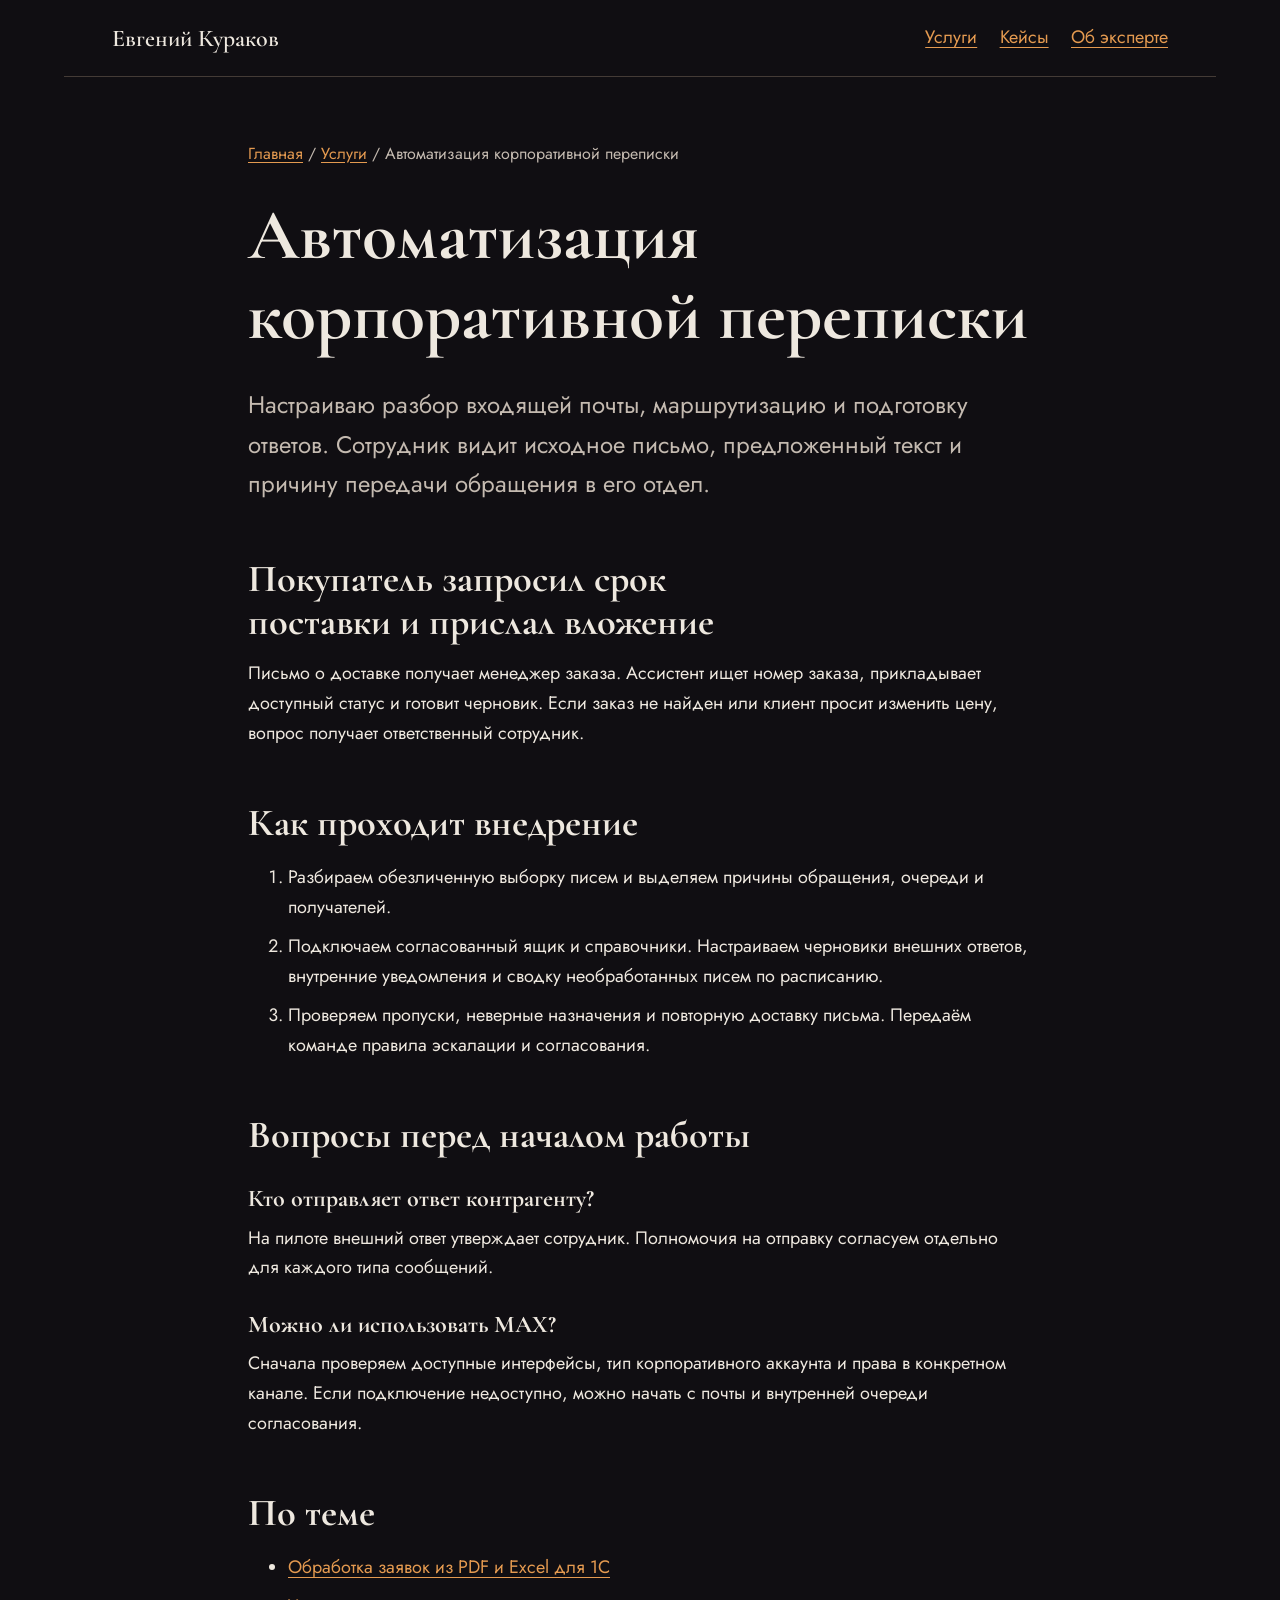
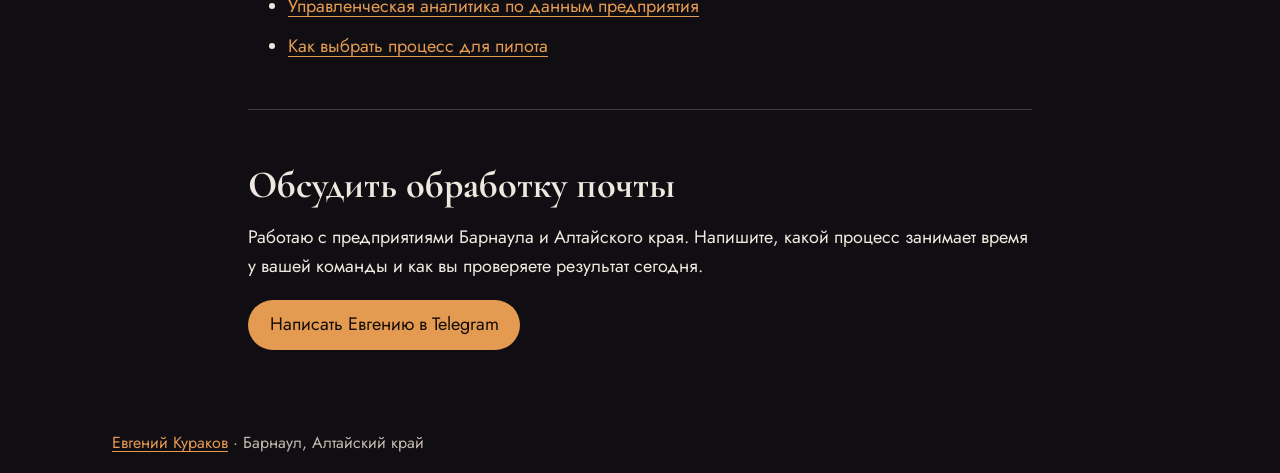
<file: services/ai-correspondence/index.html>
<!doctype html>
<html lang="ru">
<head>
<meta charset="utf-8">
<meta name="viewport" content="width=device-width, initial-scale=1">
<title>Автоматизация корпоративной переписки в Барнауле — Евгений Кураков</title>
<meta name="description" content="Настраиваю разбор входящей почты, маршрутизацию и подготовку ответов. Сотрудник видит исходное письмо, предложенный текст и причину передачи обращения в его отдел.">
<link rel="canonical" href="https://iamkurakov.ru/services/ai-correspondence/">
<meta property="og:locale" content="ru_RU">
<meta property="og:type" content="website">
<meta property="og:url" content="https://iamkurakov.ru/services/ai-correspondence/">
<meta property="og:title" content="Автоматизация корпоративной переписки в Барнауле — Евгений Кураков">
<meta property="og:description" content="Настраиваю разбор входящей почты, маршрутизацию и подготовку ответов. Сотрудник видит исходное письмо, предложенный текст и причину передачи обращения в его отдел.">
<meta property="og:image" content="https://iamkurakov.ru/img/og-cover.jpg">
<meta name="twitter:card" content="summary_large_image">
<link rel="icon" href="/favicon.ico">
<link rel="stylesheet" href="/assets/fonts.css">
<link rel="stylesheet" href="/assets/editorial.css">
<script type="application/ld+json">
{
  "@context": "https://schema.org",
  "@graph": [
    {
      "@type": "WebPage",
      "@id": "https://iamkurakov.ru/services/ai-correspondence/#page",
      "url": "https://iamkurakov.ru/services/ai-correspondence/",
      "name": "Автоматизация корпоративной переписки",
      "description": "Настраиваю разбор входящей почты, маршрутизацию и подготовку ответов. Сотрудник видит исходное письмо, предложенный текст и причину передачи обращения в его отдел.",
      "inLanguage": "ru",
      "isPartOf": {
        "@id": "https://iamkurakov.ru/#website"
      },
      "breadcrumb": {
        "@id": "https://iamkurakov.ru/services/ai-correspondence/#breadcrumbs"
      },
      "mainEntity": {
        "@id": "https://iamkurakov.ru/services/ai-correspondence/#service"
      }
    },
    {
      "@type": "BreadcrumbList",
      "@id": "https://iamkurakov.ru/services/ai-correspondence/#breadcrumbs",
      "itemListElement": [
        {
          "@type": "ListItem",
          "position": 1,
          "name": "Главная",
          "item": "https://iamkurakov.ru/"
        },
        {
          "@type": "ListItem",
          "position": 2,
          "name": "Услуги",
          "item": "https://iamkurakov.ru/services/"
        },
        {
          "@type": "ListItem",
          "position": 3,
          "name": "Автоматизация корпоративной переписки",
          "item": "https://iamkurakov.ru/services/ai-correspondence/"
        }
      ]
    },
    {
      "@type": "Service",
      "@id": "https://iamkurakov.ru/services/ai-correspondence/#service",
      "name": "Автоматизация корпоративной переписки",
      "description": "Настраиваю разбор входящей почты, маршрутизацию и подготовку ответов. Сотрудник видит исходное письмо, предложенный текст и причину передачи обращения в его отдел.",
      "url": "https://iamkurakov.ru/services/ai-correspondence/",
      "areaServed": [
        "Барнаул",
        "Алтайский край"
      ],
      "provider": {
        "@type": "Person",
        "@id": "https://iamkurakov.ru/#person",
        "name": "Евгений Кураков",
        "url": "https://iamkurakov.ru/about/"
      }
    }
  ]
}
</script>
<script defer src="/assets/analytics.js"></script>
</head>
<body class="editorial">
<a class="skip" href="#content">Перейти к содержанию</a>
<header><a class="signature" href="/">Евгений Кураков</a><nav aria-label="Основное меню"><a href="/services/">Услуги</a> <a href="/#cases">Кейсы</a> <a href="/about/">Об эксперте</a></nav></header>
<main id="content">
<nav class="crumbs" aria-label="Хлебные крошки"><a href="/">Главная</a> / <a href="/services/">Услуги</a> / <span aria-current="page">Автоматизация корпоративной переписки</span></nav>
<h1>Автоматизация корпоративной переписки</h1>
<p class="intro">Настраиваю разбор входящей почты, маршрутизацию и подготовку ответов. Сотрудник видит исходное письмо, предложенный текст и причину передачи обращения в его отдел.</p>
<section><h2>Покупатель запросил срок поставки и прислал вложение</h2><p>Письмо о доставке получает менеджер заказа. Ассистент ищет номер заказа, прикладывает доступный статус и готовит черновик. Если заказ не найден или клиент просит изменить цену, вопрос получает ответственный сотрудник.</p></section>
<section><h2>Как проходит внедрение</h2><ol><li>Разбираем обезличенную выборку писем и выделяем причины обращения, очереди и получателей.</li>
<li>Подключаем согласованный ящик и справочники. Настраиваем черновики внешних ответов, внутренние уведомления и сводку необработанных писем по расписанию.</li>
<li>Проверяем пропуски, неверные назначения и повторную доставку письма. Передаём команде правила эскалации и согласования.</li></ol></section>

<section><h2>Вопросы перед началом работы</h2><h3>Кто отправляет ответ контрагенту?</h3><p>На пилоте внешний ответ утверждает сотрудник. Полномочия на отправку согласуем отдельно для каждого типа сообщений.</p><h3>Можно ли использовать MAX?</h3><p>Сначала проверяем доступные интерфейсы, тип корпоративного аккаунта и права в конкретном канале. Если подключение недоступно, можно начать с почты и внутренней очереди согласования.</p></section>
<section><h2>По теме</h2><ul><li><a href="/services/document-processing/">Обработка заявок из PDF и Excel для 1С</a></li>
<li><a href="/services/business-analytics/">Управленческая аналитика по данным предприятия</a></li><li><a href="/guides/first-ai-pilot/">Как выбрать процесс для пилота</a></li></ul></section>
<section class="contact"><h2>Обсудить обработку почты</h2><p>Работаю с предприятиями Барнаула и Алтайского края. Напишите, какой процесс занимает время у вашей команды и как вы проверяете результат сегодня.</p><a class="action" href="https://t.me/kurakoveb">Написать Евгению в Telegram</a></section>
</main><footer><a href="/about/">Евгений Кураков</a> · Барнаул, Алтайский край</footer>
</body></html>
</file>
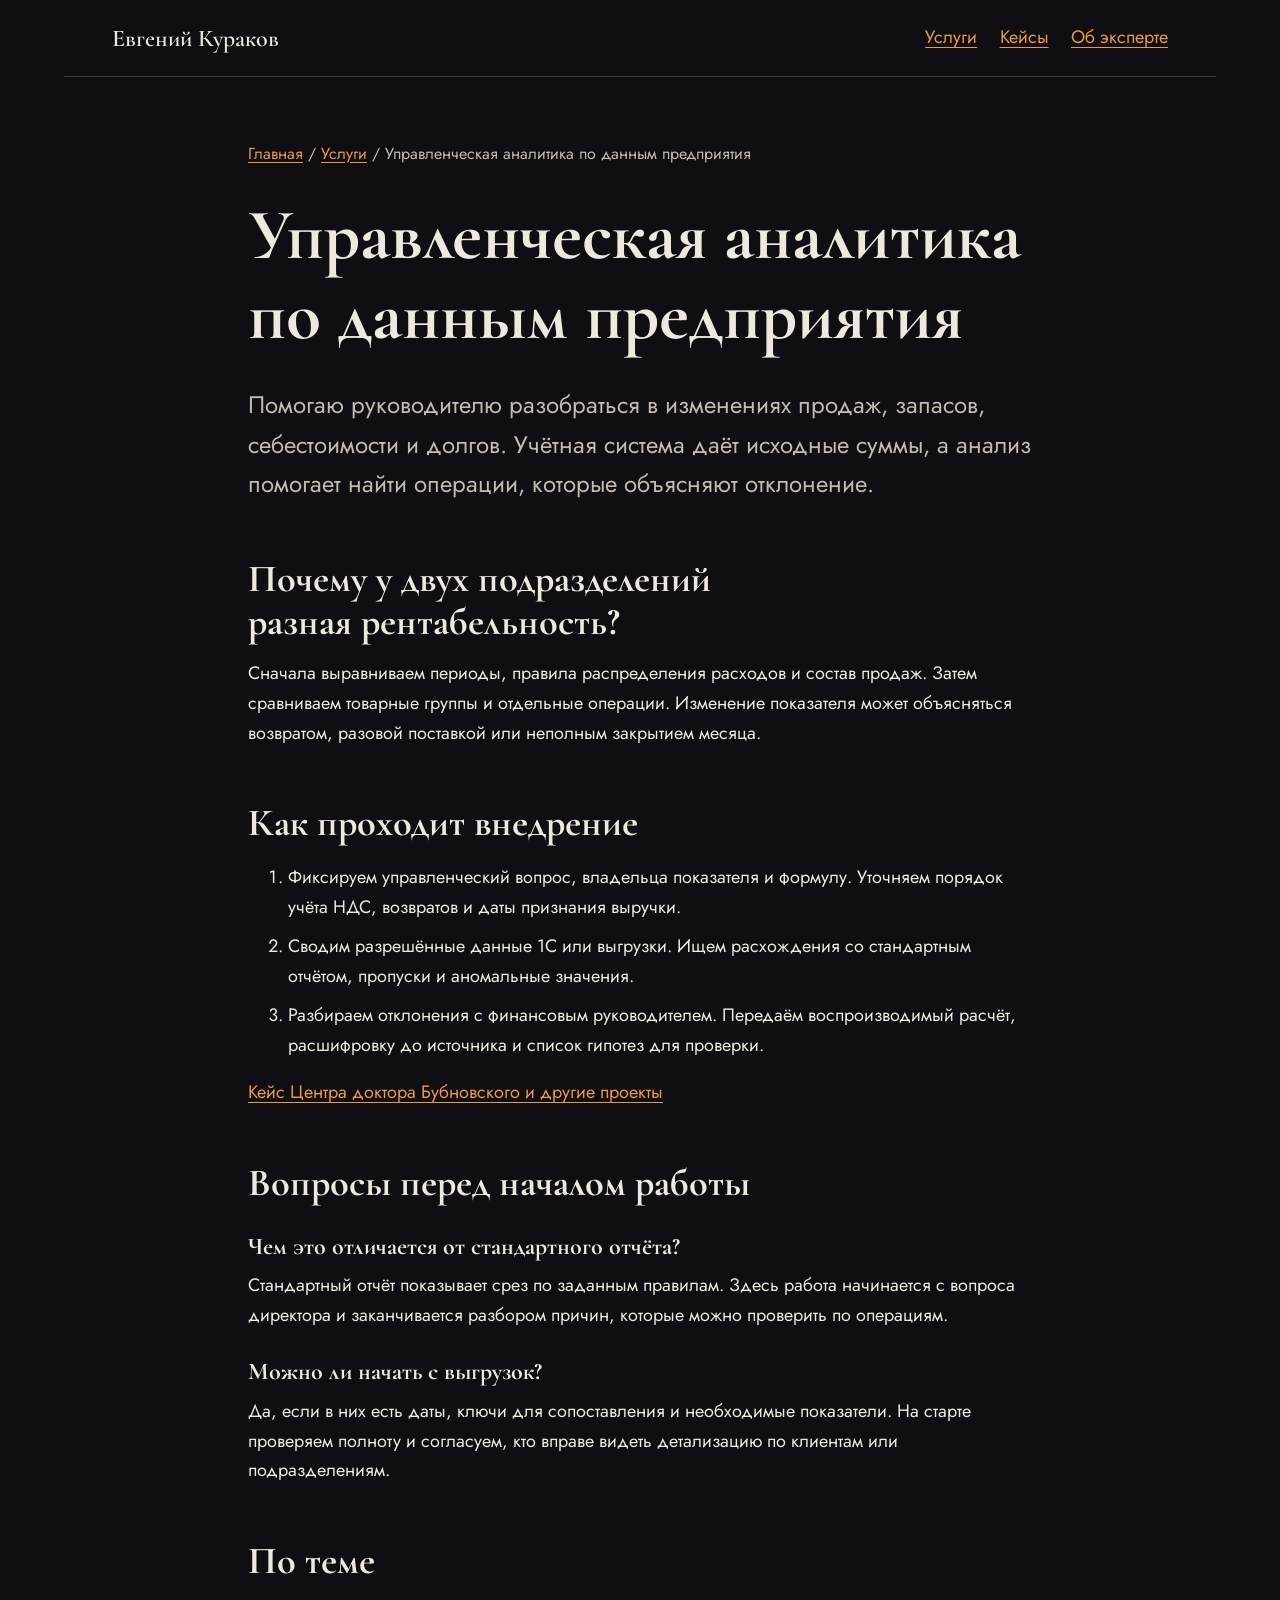
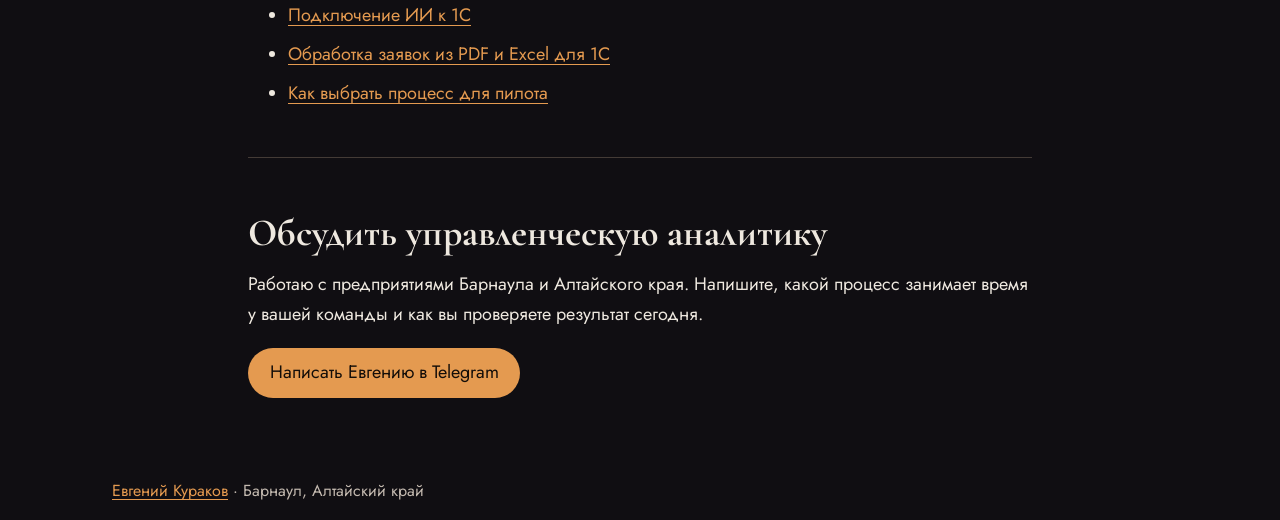
<file: services/business-analytics/index.html>
<!doctype html>
<html lang="ru">
<head>
<meta charset="utf-8">
<meta name="viewport" content="width=device-width, initial-scale=1">
<title>Управленческая аналитика по данным предприятия в Барнауле — Евгений Кураков</title>
<meta name="description" content="Помогаю руководителю разобраться в изменениях продаж, запасов, себестоимости и долгов. Учётная система даёт исходные суммы, а анализ помогает найти операции, которые объясняют отклонение.">
<link rel="canonical" href="https://iamkurakov.ru/services/business-analytics/">
<meta property="og:locale" content="ru_RU">
<meta property="og:type" content="website">
<meta property="og:url" content="https://iamkurakov.ru/services/business-analytics/">
<meta property="og:title" content="Управленческая аналитика по данным предприятия в Барнауле — Евгений Кураков">
<meta property="og:description" content="Помогаю руководителю разобраться в изменениях продаж, запасов, себестоимости и долгов. Учётная система даёт исходные суммы, а анализ помогает найти операции, которые объясняют отклонение.">
<meta property="og:image" content="https://iamkurakov.ru/img/og-cover.jpg">
<meta name="twitter:card" content="summary_large_image">
<link rel="icon" href="/favicon.ico">
<link rel="stylesheet" href="/assets/fonts.css">
<link rel="stylesheet" href="/assets/editorial.css">
<script type="application/ld+json">
{
  "@context": "https://schema.org",
  "@graph": [
    {
      "@type": "WebPage",
      "@id": "https://iamkurakov.ru/services/business-analytics/#page",
      "url": "https://iamkurakov.ru/services/business-analytics/",
      "name": "Управленческая аналитика по данным предприятия",
      "description": "Помогаю руководителю разобраться в изменениях продаж, запасов, себестоимости и долгов. Учётная система даёт исходные суммы, а анализ помогает найти операции, которые объясняют отклонение.",
      "inLanguage": "ru",
      "isPartOf": {
        "@id": "https://iamkurakov.ru/#website"
      },
      "breadcrumb": {
        "@id": "https://iamkurakov.ru/services/business-analytics/#breadcrumbs"
      },
      "mainEntity": {
        "@id": "https://iamkurakov.ru/services/business-analytics/#service"
      }
    },
    {
      "@type": "BreadcrumbList",
      "@id": "https://iamkurakov.ru/services/business-analytics/#breadcrumbs",
      "itemListElement": [
        {
          "@type": "ListItem",
          "position": 1,
          "name": "Главная",
          "item": "https://iamkurakov.ru/"
        },
        {
          "@type": "ListItem",
          "position": 2,
          "name": "Услуги",
          "item": "https://iamkurakov.ru/services/"
        },
        {
          "@type": "ListItem",
          "position": 3,
          "name": "Управленческая аналитика по данным предприятия",
          "item": "https://iamkurakov.ru/services/business-analytics/"
        }
      ]
    },
    {
      "@type": "Service",
      "@id": "https://iamkurakov.ru/services/business-analytics/#service",
      "name": "Управленческая аналитика по данным предприятия",
      "description": "Помогаю руководителю разобраться в изменениях продаж, запасов, себестоимости и долгов. Учётная система даёт исходные суммы, а анализ помогает найти операции, которые объясняют отклонение.",
      "url": "https://iamkurakov.ru/services/business-analytics/",
      "areaServed": [
        "Барнаул",
        "Алтайский край"
      ],
      "provider": {
        "@type": "Person",
        "@id": "https://iamkurakov.ru/#person",
        "name": "Евгений Кураков",
        "url": "https://iamkurakov.ru/about/"
      }
    }
  ]
}
</script>
<script defer src="/assets/analytics.js"></script>
</head>
<body class="editorial">
<a class="skip" href="#content">Перейти к содержанию</a>
<header><a class="signature" href="/">Евгений Кураков</a><nav aria-label="Основное меню"><a href="/services/">Услуги</a> <a href="/#cases">Кейсы</a> <a href="/about/">Об эксперте</a></nav></header>
<main id="content">
<nav class="crumbs" aria-label="Хлебные крошки"><a href="/">Главная</a> / <a href="/services/">Услуги</a> / <span aria-current="page">Управленческая аналитика по данным предприятия</span></nav>
<h1>Управленческая аналитика по данным предприятия</h1>
<p class="intro">Помогаю руководителю разобраться в изменениях продаж, запасов, себестоимости и долгов. Учётная система даёт исходные суммы, а анализ помогает найти операции, которые объясняют отклонение.</p>
<section><h2>Почему у двух подразделений разная рентабельность?</h2><p>Сначала выравниваем периоды, правила распределения расходов и состав продаж. Затем сравниваем товарные группы и отдельные операции. Изменение показателя может объясняться возвратом, разовой поставкой или неполным закрытием месяца.</p></section>
<section><h2>Как проходит внедрение</h2><ol><li>Фиксируем управленческий вопрос, владельца показателя и формулу. Уточняем порядок учёта НДС, возвратов и даты признания выручки.</li>
<li>Сводим разрешённые данные 1С или выгрузки. Ищем расхождения со стандартным отчётом, пропуски и аномальные значения.</li>
<li>Разбираем отклонения с финансовым руководителем. Передаём воспроизводимый расчёт, расшифровку до источника и список гипотез для проверки.</li></ol></section>
<p><a href="/#cases">Кейс Центра доктора Бубновского и другие проекты</a></p>
<section><h2>Вопросы перед началом работы</h2><h3>Чем это отличается от стандартного отчёта?</h3><p>Стандартный отчёт показывает срез по заданным правилам. Здесь работа начинается с вопроса директора и заканчивается разбором причин, которые можно проверить по операциям.</p><h3>Можно ли начать с выгрузок?</h3><p>Да, если в них есть даты, ключи для сопоставления и необходимые показатели. На старте проверяем полноту и согласуем, кто вправе видеть детализацию по клиентам или подразделениям.</p></section>
<section><h2>По теме</h2><ul><li><a href="/services/ai-1c/">Подключение ИИ к 1С</a></li>
<li><a href="/services/document-processing/">Обработка заявок из PDF и Excel для 1С</a></li><li><a href="/guides/first-ai-pilot/">Как выбрать процесс для пилота</a></li></ul></section>
<section class="contact"><h2>Обсудить управленческую аналитику</h2><p>Работаю с предприятиями Барнаула и Алтайского края. Напишите, какой процесс занимает время у вашей команды и как вы проверяете результат сегодня.</p><a class="action" href="https://t.me/kurakoveb">Написать Евгению в Telegram</a></section>
</main><footer><a href="/about/">Евгений Кураков</a> · Барнаул, Алтайский край</footer>
</body></html>
</file>
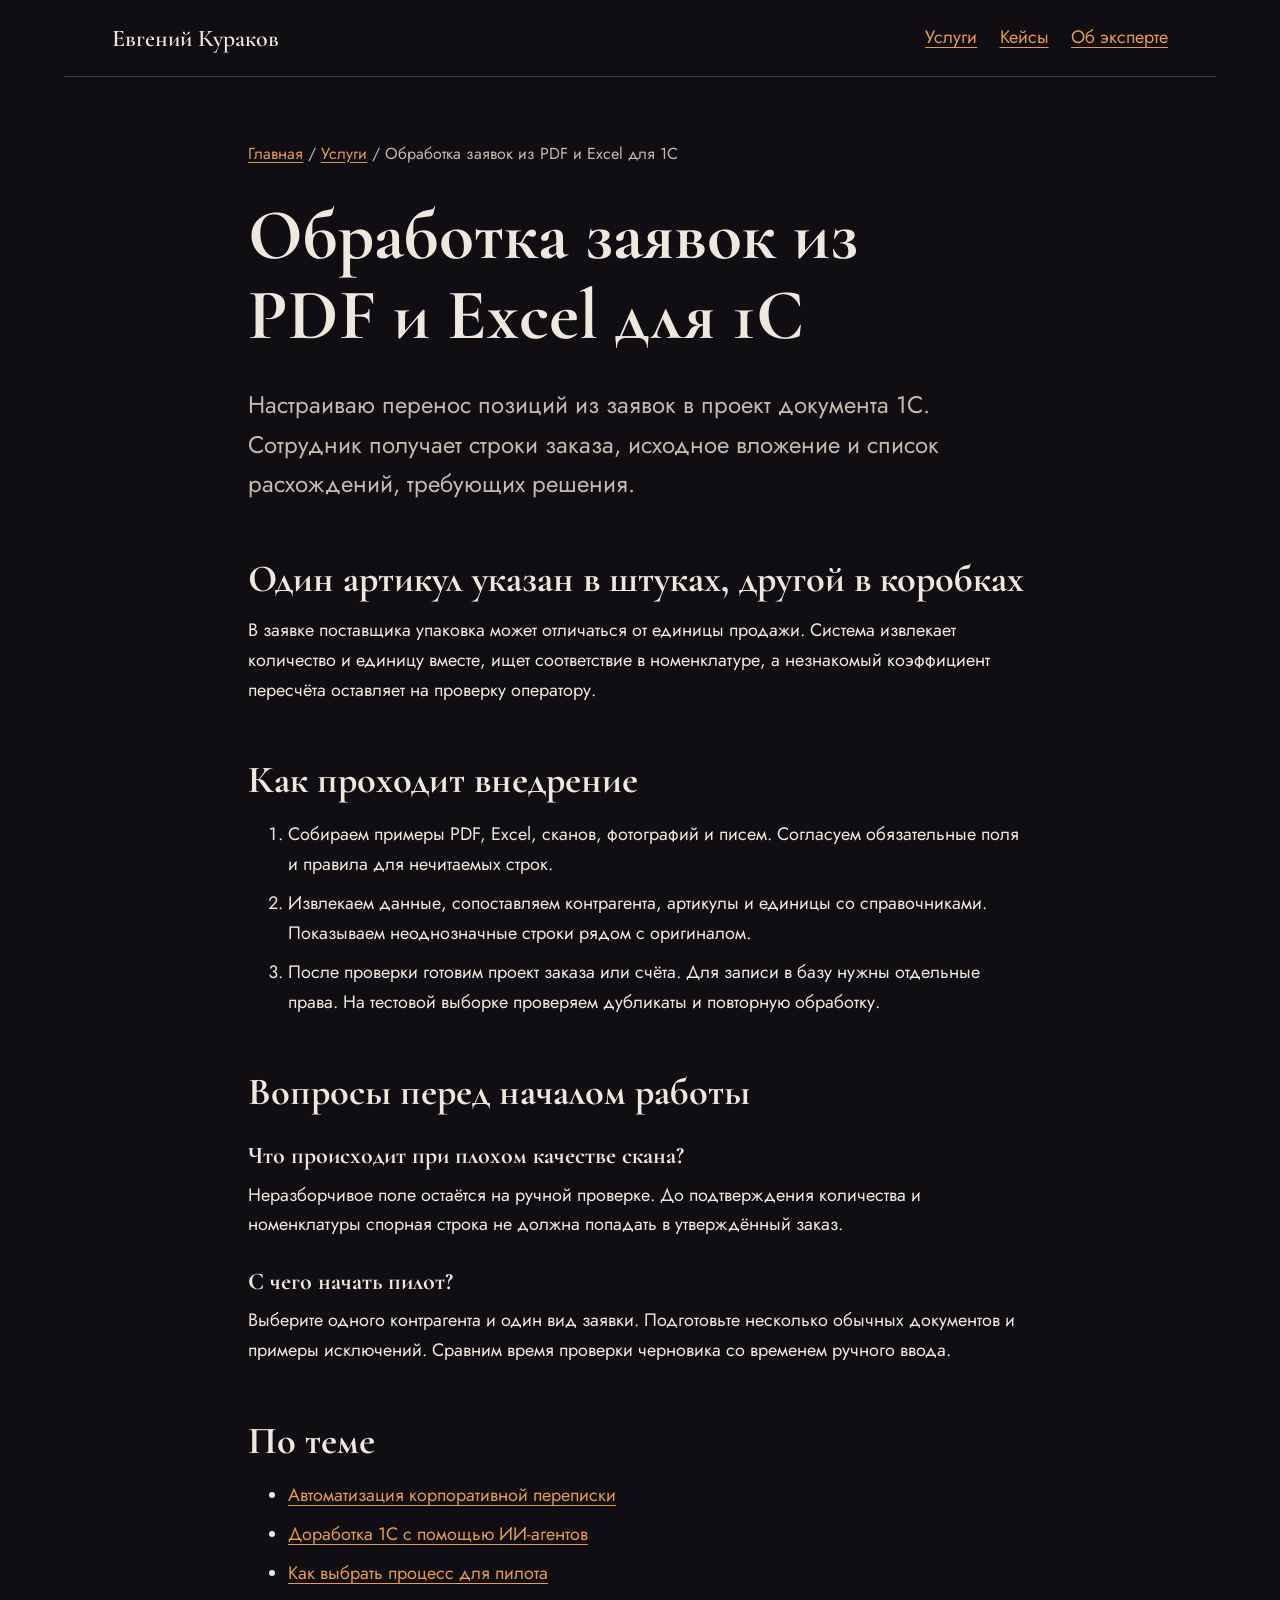
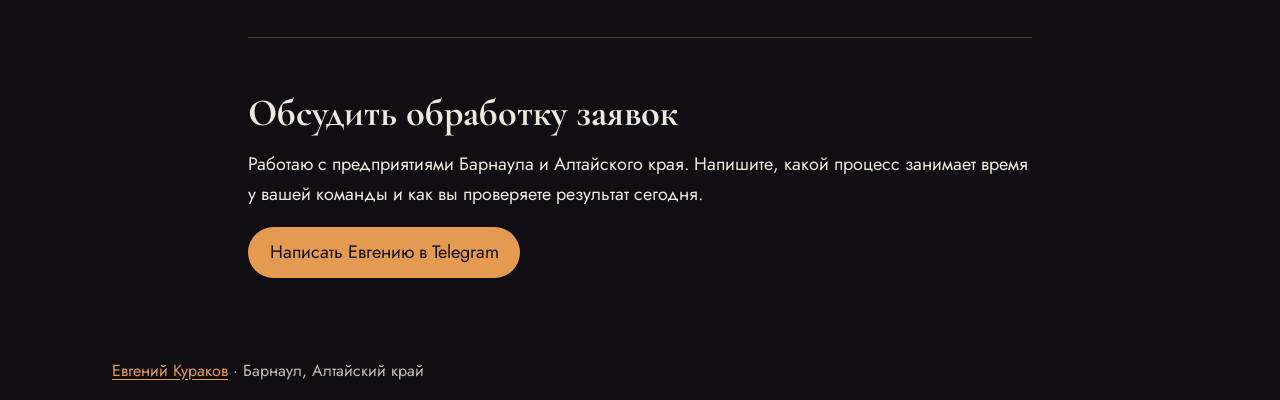
<file: services/document-processing/index.html>
<!doctype html>
<html lang="ru">
<head>
<meta charset="utf-8">
<meta name="viewport" content="width=device-width, initial-scale=1">
<title>Обработка заявок из PDF и Excel для 1С в Барнауле — Евгений Кураков</title>
<meta name="description" content="Настраиваю перенос позиций из заявок в проект документа 1С. Сотрудник получает строки заказа, исходное вложение и список расхождений, требующих решения.">
<link rel="canonical" href="https://iamkurakov.ru/services/document-processing/">
<meta property="og:locale" content="ru_RU">
<meta property="og:type" content="website">
<meta property="og:url" content="https://iamkurakov.ru/services/document-processing/">
<meta property="og:title" content="Обработка заявок из PDF и Excel для 1С в Барнауле — Евгений Кураков">
<meta property="og:description" content="Настраиваю перенос позиций из заявок в проект документа 1С. Сотрудник получает строки заказа, исходное вложение и список расхождений, требующих решения.">
<meta property="og:image" content="https://iamkurakov.ru/img/og-cover.jpg">
<meta name="twitter:card" content="summary_large_image">
<link rel="icon" href="/favicon.ico">
<link rel="stylesheet" href="/assets/fonts.css">
<link rel="stylesheet" href="/assets/editorial.css">
<script type="application/ld+json">
{
  "@context": "https://schema.org",
  "@graph": [
    {
      "@type": "WebPage",
      "@id": "https://iamkurakov.ru/services/document-processing/#page",
      "url": "https://iamkurakov.ru/services/document-processing/",
      "name": "Обработка заявок из PDF и Excel для 1С",
      "description": "Настраиваю перенос позиций из заявок в проект документа 1С. Сотрудник получает строки заказа, исходное вложение и список расхождений, требующих решения.",
      "inLanguage": "ru",
      "isPartOf": {
        "@id": "https://iamkurakov.ru/#website"
      },
      "breadcrumb": {
        "@id": "https://iamkurakov.ru/services/document-processing/#breadcrumbs"
      },
      "mainEntity": {
        "@id": "https://iamkurakov.ru/services/document-processing/#service"
      }
    },
    {
      "@type": "BreadcrumbList",
      "@id": "https://iamkurakov.ru/services/document-processing/#breadcrumbs",
      "itemListElement": [
        {
          "@type": "ListItem",
          "position": 1,
          "name": "Главная",
          "item": "https://iamkurakov.ru/"
        },
        {
          "@type": "ListItem",
          "position": 2,
          "name": "Услуги",
          "item": "https://iamkurakov.ru/services/"
        },
        {
          "@type": "ListItem",
          "position": 3,
          "name": "Обработка заявок из PDF и Excel для 1С",
          "item": "https://iamkurakov.ru/services/document-processing/"
        }
      ]
    },
    {
      "@type": "Service",
      "@id": "https://iamkurakov.ru/services/document-processing/#service",
      "name": "Обработка заявок из PDF и Excel для 1С",
      "description": "Настраиваю перенос позиций из заявок в проект документа 1С. Сотрудник получает строки заказа, исходное вложение и список расхождений, требующих решения.",
      "url": "https://iamkurakov.ru/services/document-processing/",
      "areaServed": [
        "Барнаул",
        "Алтайский край"
      ],
      "provider": {
        "@type": "Person",
        "@id": "https://iamkurakov.ru/#person",
        "name": "Евгений Кураков",
        "url": "https://iamkurakov.ru/about/"
      }
    }
  ]
}
</script>
<script defer src="/assets/analytics.js"></script>
</head>
<body class="editorial">
<a class="skip" href="#content">Перейти к содержанию</a>
<header><a class="signature" href="/">Евгений Кураков</a><nav aria-label="Основное меню"><a href="/services/">Услуги</a> <a href="/#cases">Кейсы</a> <a href="/about/">Об эксперте</a></nav></header>
<main id="content">
<nav class="crumbs" aria-label="Хлебные крошки"><a href="/">Главная</a> / <a href="/services/">Услуги</a> / <span aria-current="page">Обработка заявок из PDF и Excel для 1С</span></nav>
<h1>Обработка заявок из PDF и Excel для 1С</h1>
<p class="intro">Настраиваю перенос позиций из заявок в проект документа 1С. Сотрудник получает строки заказа, исходное вложение и список расхождений, требующих решения.</p>
<section><h2>Один артикул указан в штуках, другой в коробках</h2><p>В заявке поставщика упаковка может отличаться от единицы продажи. Система извлекает количество и единицу вместе, ищет соответствие в номенклатуре, а незнакомый коэффициент пересчёта оставляет на проверку оператору.</p></section>
<section><h2>Как проходит внедрение</h2><ol><li>Собираем примеры PDF, Excel, сканов, фотографий и писем. Согласуем обязательные поля и правила для нечитаемых строк.</li>
<li>Извлекаем данные, сопоставляем контрагента, артикулы и единицы со справочниками. Показываем неоднозначные строки рядом с оригиналом.</li>
<li>После проверки готовим проект заказа или счёта. Для записи в базу нужны отдельные права. На тестовой выборке проверяем дубликаты и повторную обработку.</li></ol></section>

<section><h2>Вопросы перед началом работы</h2><h3>Что происходит при плохом качестве скана?</h3><p>Неразборчивое поле остаётся на ручной проверке. До подтверждения количества и номенклатуры спорная строка не должна попадать в утверждённый заказ.</p><h3>С чего начать пилот?</h3><p>Выберите одного контрагента и один вид заявки. Подготовьте несколько обычных документов и примеры исключений. Сравним время проверки черновика со временем ручного ввода.</p></section>
<section><h2>По теме</h2><ul><li><a href="/services/ai-correspondence/">Автоматизация корпоративной переписки</a></li>
<li><a href="/services/1c-development/">Доработка 1С с помощью ИИ-агентов</a></li><li><a href="/guides/first-ai-pilot/">Как выбрать процесс для пилота</a></li></ul></section>
<section class="contact"><h2>Обсудить обработку заявок</h2><p>Работаю с предприятиями Барнаула и Алтайского края. Напишите, какой процесс занимает время у вашей команды и как вы проверяете результат сегодня.</p><a class="action" href="https://t.me/kurakoveb">Написать Евгению в Telegram</a></section>
</main><footer><a href="/about/">Евгений Кураков</a> · Барнаул, Алтайский край</footer>
</body></html>
</file>
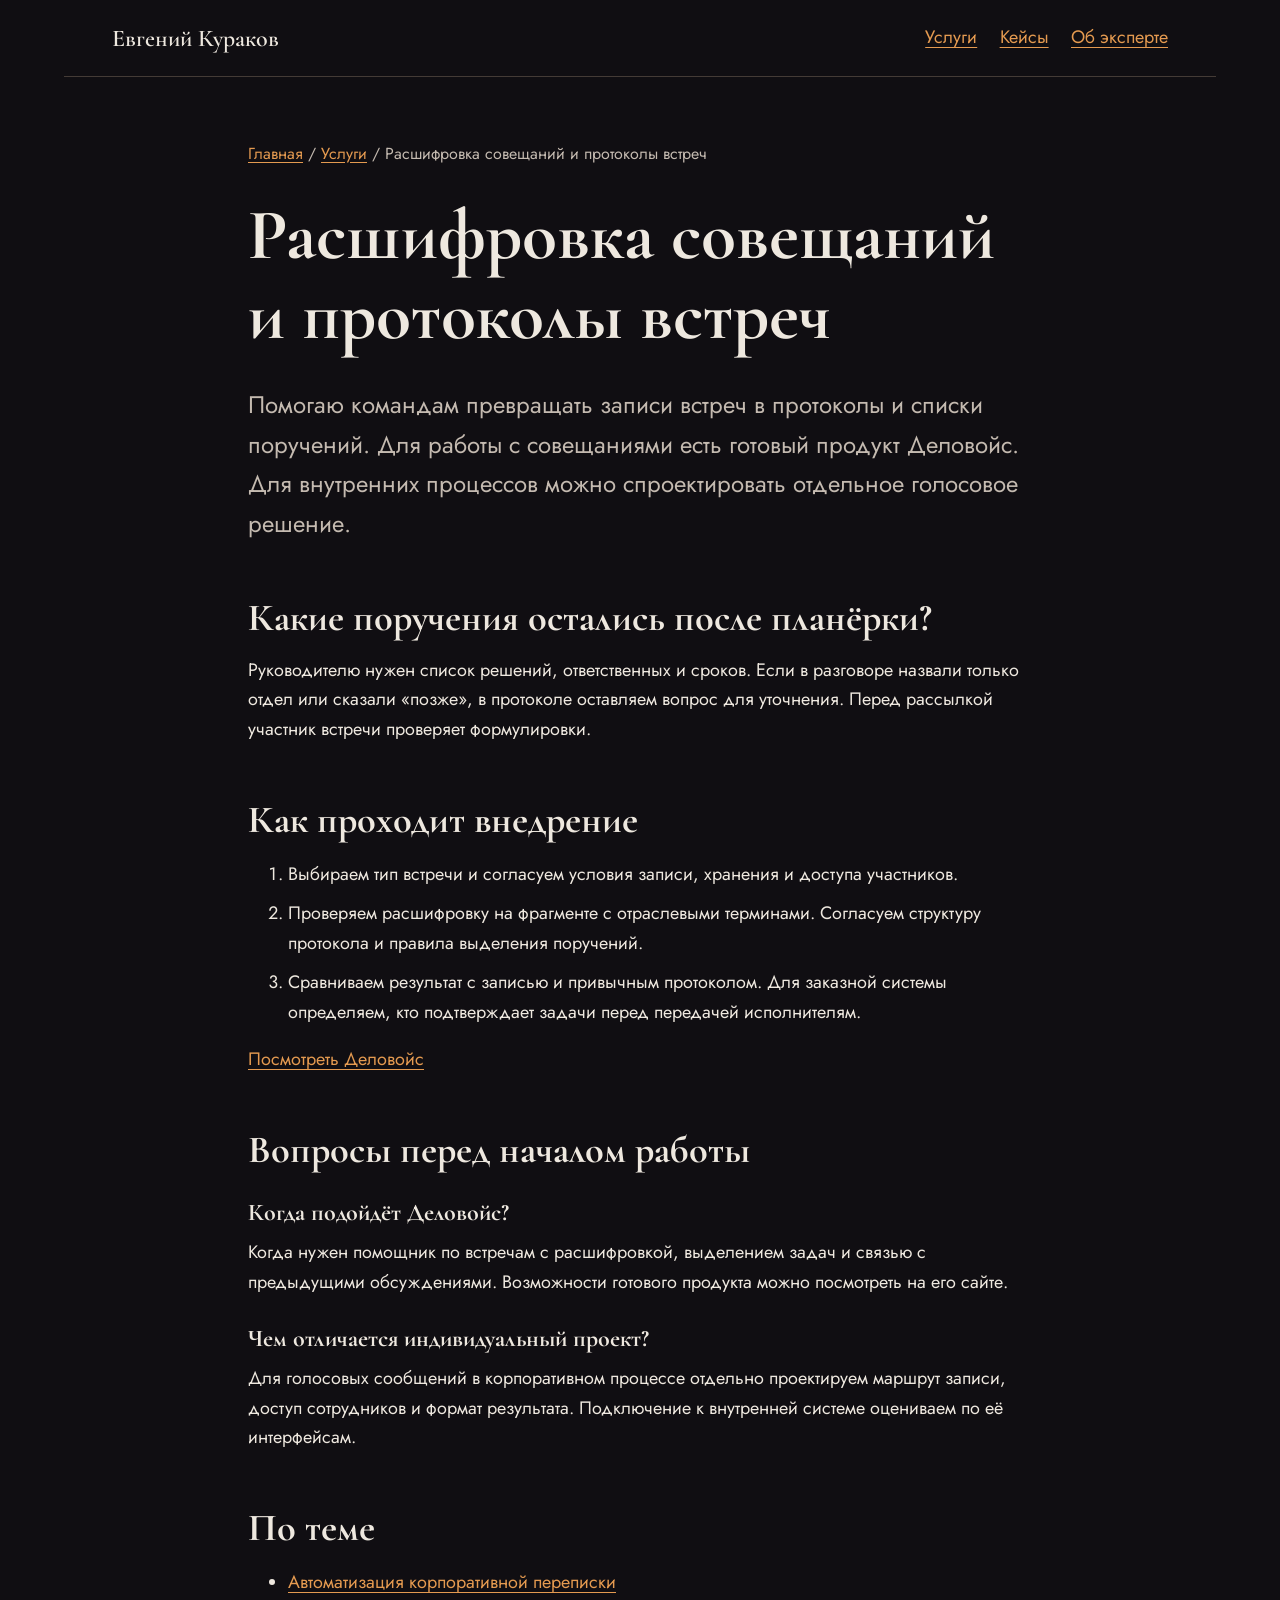
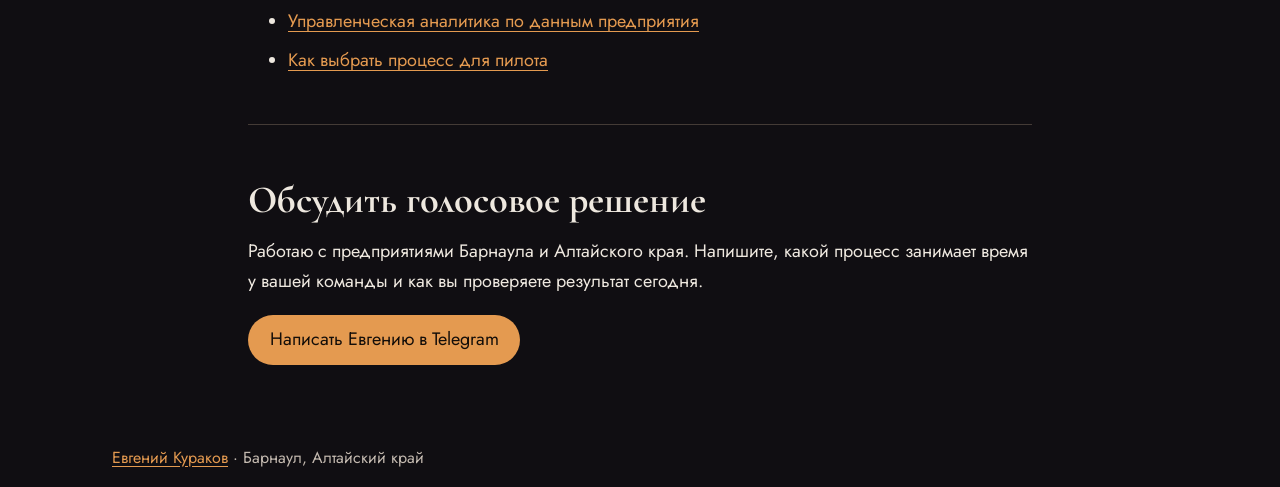
<file: services/speech-ai/index.html>
<!doctype html>
<html lang="ru">
<head>
<meta charset="utf-8">
<meta name="viewport" content="width=device-width, initial-scale=1">
<title>Расшифровка совещаний и протоколы встреч в Барнауле — Евгений Кураков</title>
<meta name="description" content="Помогаю командам превращать записи встреч в протоколы и списки поручений. Для работы с совещаниями есть готовый продукт Деловойс. Для внутренних процессов можно спроектировать отдельное голосовое решение.">
<link rel="canonical" href="https://iamkurakov.ru/services/speech-ai/">
<meta property="og:locale" content="ru_RU">
<meta property="og:type" content="website">
<meta property="og:url" content="https://iamkurakov.ru/services/speech-ai/">
<meta property="og:title" content="Расшифровка совещаний и протоколы встреч в Барнауле — Евгений Кураков">
<meta property="og:description" content="Помогаю командам превращать записи встреч в протоколы и списки поручений. Для работы с совещаниями есть готовый продукт Деловойс. Для внутренних процессов можно спроектировать отдельное голосовое решение.">
<meta property="og:image" content="https://iamkurakov.ru/img/og-cover.jpg">
<meta name="twitter:card" content="summary_large_image">
<link rel="icon" href="/favicon.ico">
<link rel="stylesheet" href="/assets/fonts.css">
<link rel="stylesheet" href="/assets/editorial.css">
<script type="application/ld+json">
{
  "@context": "https://schema.org",
  "@graph": [
    {
      "@type": "WebPage",
      "@id": "https://iamkurakov.ru/services/speech-ai/#page",
      "url": "https://iamkurakov.ru/services/speech-ai/",
      "name": "Расшифровка совещаний и протоколы встреч",
      "description": "Помогаю командам превращать записи встреч в протоколы и списки поручений. Для работы с совещаниями есть готовый продукт Деловойс. Для внутренних процессов можно спроектировать отдельное голосовое решение.",
      "inLanguage": "ru",
      "isPartOf": {
        "@id": "https://iamkurakov.ru/#website"
      },
      "breadcrumb": {
        "@id": "https://iamkurakov.ru/services/speech-ai/#breadcrumbs"
      },
      "mainEntity": {
        "@id": "https://iamkurakov.ru/services/speech-ai/#service"
      }
    },
    {
      "@type": "BreadcrumbList",
      "@id": "https://iamkurakov.ru/services/speech-ai/#breadcrumbs",
      "itemListElement": [
        {
          "@type": "ListItem",
          "position": 1,
          "name": "Главная",
          "item": "https://iamkurakov.ru/"
        },
        {
          "@type": "ListItem",
          "position": 2,
          "name": "Услуги",
          "item": "https://iamkurakov.ru/services/"
        },
        {
          "@type": "ListItem",
          "position": 3,
          "name": "Расшифровка совещаний и протоколы встреч",
          "item": "https://iamkurakov.ru/services/speech-ai/"
        }
      ]
    },
    {
      "@type": "Service",
      "@id": "https://iamkurakov.ru/services/speech-ai/#service",
      "name": "Расшифровка совещаний и протоколы встреч",
      "description": "Помогаю командам превращать записи встреч в протоколы и списки поручений. Для работы с совещаниями есть готовый продукт Деловойс. Для внутренних процессов можно спроектировать отдельное голосовое решение.",
      "url": "https://iamkurakov.ru/services/speech-ai/",
      "areaServed": [
        "Барнаул",
        "Алтайский край"
      ],
      "provider": {
        "@type": "Person",
        "@id": "https://iamkurakov.ru/#person",
        "name": "Евгений Кураков",
        "url": "https://iamkurakov.ru/about/"
      }
    }
  ]
}
</script>
<script defer src="/assets/analytics.js"></script>
</head>
<body class="editorial">
<a class="skip" href="#content">Перейти к содержанию</a>
<header><a class="signature" href="/">Евгений Кураков</a><nav aria-label="Основное меню"><a href="/services/">Услуги</a> <a href="/#cases">Кейсы</a> <a href="/about/">Об эксперте</a></nav></header>
<main id="content">
<nav class="crumbs" aria-label="Хлебные крошки"><a href="/">Главная</a> / <a href="/services/">Услуги</a> / <span aria-current="page">Расшифровка совещаний и протоколы встреч</span></nav>
<h1>Расшифровка совещаний и протоколы встреч</h1>
<p class="intro">Помогаю командам превращать записи встреч в протоколы и списки поручений. Для работы с совещаниями есть готовый продукт Деловойс. Для внутренних процессов можно спроектировать отдельное голосовое решение.</p>
<section><h2>Какие поручения остались после планёрки?</h2><p>Руководителю нужен список решений, ответственных и сроков. Если в разговоре назвали только отдел или сказали «позже», в протоколе оставляем вопрос для уточнения. Перед рассылкой участник встречи проверяет формулировки.</p></section>
<section><h2>Как проходит внедрение</h2><ol><li>Выбираем тип встречи и согласуем условия записи, хранения и доступа участников.</li>
<li>Проверяем расшифровку на фрагменте с отраслевыми терминами. Согласуем структуру протокола и правила выделения поручений.</li>
<li>Сравниваем результат с записью и привычным протоколом. Для заказной системы определяем, кто подтверждает задачи перед передачей исполнителям.</li></ol></section>
<p><a href="https://delovoice.ru/">Посмотреть Деловойс</a></p>
<section><h2>Вопросы перед началом работы</h2><h3>Когда подойдёт Деловойс?</h3><p>Когда нужен помощник по встречам с расшифровкой, выделением задач и связью с предыдущими обсуждениями. Возможности готового продукта можно посмотреть на его сайте.</p><h3>Чем отличается индивидуальный проект?</h3><p>Для голосовых сообщений в корпоративном процессе отдельно проектируем маршрут записи, доступ сотрудников и формат результата. Подключение к внутренней системе оцениваем по её интерфейсам.</p></section>
<section><h2>По теме</h2><ul><li><a href="/services/ai-correspondence/">Автоматизация корпоративной переписки</a></li>
<li><a href="/services/business-analytics/">Управленческая аналитика по данным предприятия</a></li><li><a href="/guides/first-ai-pilot/">Как выбрать процесс для пилота</a></li></ul></section>
<section class="contact"><h2>Обсудить голосовое решение</h2><p>Работаю с предприятиями Барнаула и Алтайского края. Напишите, какой процесс занимает время у вашей команды и как вы проверяете результат сегодня.</p><a class="action" href="https://t.me/kurakoveb">Написать Евгению в Telegram</a></section>
</main><footer><a href="/about/">Евгений Кураков</a> · Барнаул, Алтайский край</footer>
</body></html>
</file>
<file: assets/fonts.css>
/* cyrillic-ext */
@font-face {
  font-family: 'Cormorant Garamond';
  font-style: italic;
  font-weight: 400;
  font-display: swap;
  src: url("/fonts/fafead5b.woff2") format('woff2');
  unicode-range: U+0460-052F, U+1C80-1C8A, U+20B4, U+2DE0-2DFF, U+A640-A69F, U+FE2E-FE2F;
}
/* cyrillic */
@font-face {
  font-family: 'Cormorant Garamond';
  font-style: italic;
  font-weight: 400;
  font-display: swap;
  src: url("/fonts/f7127a24.woff2") format('woff2');
  unicode-range: U+0301, U+0400-045F, U+0490-0491, U+04B0-04B1, U+2116;
}
/* vietnamese */
@font-face {
  font-family: 'Cormorant Garamond';
  font-style: italic;
  font-weight: 400;
  font-display: swap;
  src: url("/fonts/7da8c09c.woff2") format('woff2');
  unicode-range: U+0102-0103, U+0110-0111, U+0128-0129, U+0168-0169, U+01A0-01A1, U+01AF-01B0, U+0300-0301, U+0303-0304, U+0308-0309, U+0323, U+0329, U+1EA0-1EF9, U+20AB;
}
/* latin-ext */
@font-face {
  font-family: 'Cormorant Garamond';
  font-style: italic;
  font-weight: 400;
  font-display: swap;
  src: url("/fonts/89ba4694.woff2") format('woff2');
  unicode-range: U+0100-02BA, U+02BD-02C5, U+02C7-02CC, U+02CE-02D7, U+02DD-02FF, U+0304, U+0308, U+0329, U+1D00-1DBF, U+1E00-1E9F, U+1EF2-1EFF, U+2020, U+20A0-20AB, U+20AD-20C0, U+2113, U+2C60-2C7F, U+A720-A7FF;
}
/* latin */
@font-face {
  font-family: 'Cormorant Garamond';
  font-style: italic;
  font-weight: 400;
  font-display: swap;
  src: url("/fonts/3cfa1b1b.woff2") format('woff2');
  unicode-range: U+0000-00FF, U+0131, U+0152-0153, U+02BB-02BC, U+02C6, U+02DA, U+02DC, U+0304, U+0308, U+0329, U+2000-206F, U+20AC, U+2122, U+2191, U+2193, U+2212, U+2215, U+FEFF, U+FFFD;
}
/* cyrillic-ext */
@font-face {
  font-family: 'Cormorant Garamond';
  font-style: italic;
  font-weight: 600;
  font-display: swap;
  src: url("/fonts/fafead5b.woff2") format('woff2');
  unicode-range: U+0460-052F, U+1C80-1C8A, U+20B4, U+2DE0-2DFF, U+A640-A69F, U+FE2E-FE2F;
}
/* cyrillic */
@font-face {
  font-family: 'Cormorant Garamond';
  font-style: italic;
  font-weight: 600;
  font-display: swap;
  src: url("/fonts/f7127a24.woff2") format('woff2');
  unicode-range: U+0301, U+0400-045F, U+0490-0491, U+04B0-04B1, U+2116;
}
/* vietnamese */
@font-face {
  font-family: 'Cormorant Garamond';
  font-style: italic;
  font-weight: 600;
  font-display: swap;
  src: url("/fonts/7da8c09c.woff2") format('woff2');
  unicode-range: U+0102-0103, U+0110-0111, U+0128-0129, U+0168-0169, U+01A0-01A1, U+01AF-01B0, U+0300-0301, U+0303-0304, U+0308-0309, U+0323, U+0329, U+1EA0-1EF9, U+20AB;
}
/* latin-ext */
@font-face {
  font-family: 'Cormorant Garamond';
  font-style: italic;
  font-weight: 600;
  font-display: swap;
  src: url("/fonts/89ba4694.woff2") format('woff2');
  unicode-range: U+0100-02BA, U+02BD-02C5, U+02C7-02CC, U+02CE-02D7, U+02DD-02FF, U+0304, U+0308, U+0329, U+1D00-1DBF, U+1E00-1E9F, U+1EF2-1EFF, U+2020, U+20A0-20AB, U+20AD-20C0, U+2113, U+2C60-2C7F, U+A720-A7FF;
}
/* latin */
@font-face {
  font-family: 'Cormorant Garamond';
  font-style: italic;
  font-weight: 600;
  font-display: swap;
  src: url("/fonts/3cfa1b1b.woff2") format('woff2');
  unicode-range: U+0000-00FF, U+0131, U+0152-0153, U+02BB-02BC, U+02C6, U+02DA, U+02DC, U+0304, U+0308, U+0329, U+2000-206F, U+20AC, U+2122, U+2191, U+2193, U+2212, U+2215, U+FEFF, U+FFFD;
}
/* cyrillic-ext */
@font-face {
  font-family: 'Cormorant Garamond';
  font-style: normal;
  font-weight: 400;
  font-display: swap;
  src: url("/fonts/e37091b2.woff2") format('woff2');
  unicode-range: U+0460-052F, U+1C80-1C8A, U+20B4, U+2DE0-2DFF, U+A640-A69F, U+FE2E-FE2F;
}
/* cyrillic */
@font-face {
  font-family: 'Cormorant Garamond';
  font-style: normal;
  font-weight: 400;
  font-display: swap;
  src: url("/fonts/98a6ba14.woff2") format('woff2');
  unicode-range: U+0301, U+0400-045F, U+0490-0491, U+04B0-04B1, U+2116;
}
/* vietnamese */
@font-face {
  font-family: 'Cormorant Garamond';
  font-style: normal;
  font-weight: 400;
  font-display: swap;
  src: url("/fonts/1ac52d6c.woff2") format('woff2');
  unicode-range: U+0102-0103, U+0110-0111, U+0128-0129, U+0168-0169, U+01A0-01A1, U+01AF-01B0, U+0300-0301, U+0303-0304, U+0308-0309, U+0323, U+0329, U+1EA0-1EF9, U+20AB;
}
/* latin-ext */
@font-face {
  font-family: 'Cormorant Garamond';
  font-style: normal;
  font-weight: 400;
  font-display: swap;
  src: url("/fonts/824432c8.woff2") format('woff2');
  unicode-range: U+0100-02BA, U+02BD-02C5, U+02C7-02CC, U+02CE-02D7, U+02DD-02FF, U+0304, U+0308, U+0329, U+1D00-1DBF, U+1E00-1E9F, U+1EF2-1EFF, U+2020, U+20A0-20AB, U+20AD-20C0, U+2113, U+2C60-2C7F, U+A720-A7FF;
}
/* latin */
@font-face {
  font-family: 'Cormorant Garamond';
  font-style: normal;
  font-weight: 400;
  font-display: swap;
  src: url("/fonts/67171fcf.woff2") format('woff2');
  unicode-range: U+0000-00FF, U+0131, U+0152-0153, U+02BB-02BC, U+02C6, U+02DA, U+02DC, U+0304, U+0308, U+0329, U+2000-206F, U+20AC, U+2122, U+2191, U+2193, U+2212, U+2215, U+FEFF, U+FFFD;
}
/* cyrillic-ext */
@font-face {
  font-family: 'Cormorant Garamond';
  font-style: normal;
  font-weight: 600;
  font-display: swap;
  src: url("/fonts/e37091b2.woff2") format('woff2');
  unicode-range: U+0460-052F, U+1C80-1C8A, U+20B4, U+2DE0-2DFF, U+A640-A69F, U+FE2E-FE2F;
}
/* cyrillic */
@font-face {
  font-family: 'Cormorant Garamond';
  font-style: normal;
  font-weight: 600;
  font-display: swap;
  src: url("/fonts/98a6ba14.woff2") format('woff2');
  unicode-range: U+0301, U+0400-045F, U+0490-0491, U+04B0-04B1, U+2116;
}
/* vietnamese */
@font-face {
  font-family: 'Cormorant Garamond';
  font-style: normal;
  font-weight: 600;
  font-display: swap;
  src: url("/fonts/1ac52d6c.woff2") format('woff2');
  unicode-range: U+0102-0103, U+0110-0111, U+0128-0129, U+0168-0169, U+01A0-01A1, U+01AF-01B0, U+0300-0301, U+0303-0304, U+0308-0309, U+0323, U+0329, U+1EA0-1EF9, U+20AB;
}
/* latin-ext */
@font-face {
  font-family: 'Cormorant Garamond';
  font-style: normal;
  font-weight: 600;
  font-display: swap;
  src: url("/fonts/824432c8.woff2") format('woff2');
  unicode-range: U+0100-02BA, U+02BD-02C5, U+02C7-02CC, U+02CE-02D7, U+02DD-02FF, U+0304, U+0308, U+0329, U+1D00-1DBF, U+1E00-1E9F, U+1EF2-1EFF, U+2020, U+20A0-20AB, U+20AD-20C0, U+2113, U+2C60-2C7F, U+A720-A7FF;
}
/* latin */
@font-face {
  font-family: 'Cormorant Garamond';
  font-style: normal;
  font-weight: 600;
  font-display: swap;
  src: url("/fonts/67171fcf.woff2") format('woff2');
  unicode-range: U+0000-00FF, U+0131, U+0152-0153, U+02BB-02BC, U+02C6, U+02DA, U+02DC, U+0304, U+0308, U+0329, U+2000-206F, U+20AC, U+2122, U+2191, U+2193, U+2212, U+2215, U+FEFF, U+FFFD;
}
/* cyrillic-ext */
@font-face {
  font-family: 'Cormorant Garamond';
  font-style: normal;
  font-weight: 700;
  font-display: swap;
  src: url("/fonts/e37091b2.woff2") format('woff2');
  unicode-range: U+0460-052F, U+1C80-1C8A, U+20B4, U+2DE0-2DFF, U+A640-A69F, U+FE2E-FE2F;
}
/* cyrillic */
@font-face {
  font-family: 'Cormorant Garamond';
  font-style: normal;
  font-weight: 700;
  font-display: swap;
  src: url("/fonts/98a6ba14.woff2") format('woff2');
  unicode-range: U+0301, U+0400-045F, U+0490-0491, U+04B0-04B1, U+2116;
}
/* vietnamese */
@font-face {
  font-family: 'Cormorant Garamond';
  font-style: normal;
  font-weight: 700;
  font-display: swap;
  src: url("/fonts/1ac52d6c.woff2") format('woff2');
  unicode-range: U+0102-0103, U+0110-0111, U+0128-0129, U+0168-0169, U+01A0-01A1, U+01AF-01B0, U+0300-0301, U+0303-0304, U+0308-0309, U+0323, U+0329, U+1EA0-1EF9, U+20AB;
}
/* latin-ext */
@font-face {
  font-family: 'Cormorant Garamond';
  font-style: normal;
  font-weight: 700;
  font-display: swap;
  src: url("/fonts/824432c8.woff2") format('woff2');
  unicode-range: U+0100-02BA, U+02BD-02C5, U+02C7-02CC, U+02CE-02D7, U+02DD-02FF, U+0304, U+0308, U+0329, U+1D00-1DBF, U+1E00-1E9F, U+1EF2-1EFF, U+2020, U+20A0-20AB, U+20AD-20C0, U+2113, U+2C60-2C7F, U+A720-A7FF;
}
/* latin */
@font-face {
  font-family: 'Cormorant Garamond';
  font-style: normal;
  font-weight: 700;
  font-display: swap;
  src: url("/fonts/67171fcf.woff2") format('woff2');
  unicode-range: U+0000-00FF, U+0131, U+0152-0153, U+02BB-02BC, U+02C6, U+02DA, U+02DC, U+0304, U+0308, U+0329, U+2000-206F, U+20AC, U+2122, U+2191, U+2193, U+2212, U+2215, U+FEFF, U+FFFD;
}
/* cyrillic */
@font-face {
  font-family: 'Jost';
  font-style: normal;
  font-weight: 300;
  font-display: swap;
  src: url("/fonts/20e87beb.woff2") format('woff2');
  unicode-range: U+0301, U+0400-045F, U+0490-0491, U+04B0-04B1, U+2116;
}
/* latin-ext */
@font-face {
  font-family: 'Jost';
  font-style: normal;
  font-weight: 300;
  font-display: swap;
  src: url("/fonts/11725cff.woff2") format('woff2');
  unicode-range: U+0100-02BA, U+02BD-02C5, U+02C7-02CC, U+02CE-02D7, U+02DD-02FF, U+0304, U+0308, U+0329, U+1D00-1DBF, U+1E00-1E9F, U+1EF2-1EFF, U+2020, U+20A0-20AB, U+20AD-20C0, U+2113, U+2C60-2C7F, U+A720-A7FF;
}
/* latin */
@font-face {
  font-family: 'Jost';
  font-style: normal;
  font-weight: 300;
  font-display: swap;
  src: url("/fonts/645d65e5.woff2") format('woff2');
  unicode-range: U+0000-00FF, U+0131, U+0152-0153, U+02BB-02BC, U+02C6, U+02DA, U+02DC, U+0304, U+0308, U+0329, U+2000-206F, U+20AC, U+2122, U+2191, U+2193, U+2212, U+2215, U+FEFF, U+FFFD;
}
/* cyrillic */
@font-face {
  font-family: 'Jost';
  font-style: normal;
  font-weight: 400;
  font-display: swap;
  src: url("/fonts/20e87beb.woff2") format('woff2');
  unicode-range: U+0301, U+0400-045F, U+0490-0491, U+04B0-04B1, U+2116;
}
/* latin-ext */
@font-face {
  font-family: 'Jost';
  font-style: normal;
  font-weight: 400;
  font-display: swap;
  src: url("/fonts/11725cff.woff2") format('woff2');
  unicode-range: U+0100-02BA, U+02BD-02C5, U+02C7-02CC, U+02CE-02D7, U+02DD-02FF, U+0304, U+0308, U+0329, U+1D00-1DBF, U+1E00-1E9F, U+1EF2-1EFF, U+2020, U+20A0-20AB, U+20AD-20C0, U+2113, U+2C60-2C7F, U+A720-A7FF;
}
/* latin */
@font-face {
  font-family: 'Jost';
  font-style: normal;
  font-weight: 400;
  font-display: swap;
  src: url("/fonts/645d65e5.woff2") format('woff2');
  unicode-range: U+0000-00FF, U+0131, U+0152-0153, U+02BB-02BC, U+02C6, U+02DA, U+02DC, U+0304, U+0308, U+0329, U+2000-206F, U+20AC, U+2122, U+2191, U+2193, U+2212, U+2215, U+FEFF, U+FFFD;
}
/* cyrillic */
@font-face {
  font-family: 'Jost';
  font-style: normal;
  font-weight: 500;
  font-display: swap;
  src: url("/fonts/20e87beb.woff2") format('woff2');
  unicode-range: U+0301, U+0400-045F, U+0490-0491, U+04B0-04B1, U+2116;
}
/* latin-ext */
@font-face {
  font-family: 'Jost';
  font-style: normal;
  font-weight: 500;
  font-display: swap;
  src: url("/fonts/11725cff.woff2") format('woff2');
  unicode-range: U+0100-02BA, U+02BD-02C5, U+02C7-02CC, U+02CE-02D7, U+02DD-02FF, U+0304, U+0308, U+0329, U+1D00-1DBF, U+1E00-1E9F, U+1EF2-1EFF, U+2020, U+20A0-20AB, U+20AD-20C0, U+2113, U+2C60-2C7F, U+A720-A7FF;
}
/* latin */
@font-face {
  font-family: 'Jost';
  font-style: normal;
  font-weight: 500;
  font-display: swap;
  src: url("/fonts/645d65e5.woff2") format('woff2');
  unicode-range: U+0000-00FF, U+0131, U+0152-0153, U+02BB-02BC, U+02C6, U+02DA, U+02DC, U+0304, U+0308, U+0329, U+2000-206F, U+20AC, U+2122, U+2191, U+2193, U+2212, U+2215, U+FEFF, U+FFFD;
}
/* cyrillic */
@font-face {
  font-family: 'Jost';
  font-style: normal;
  font-weight: 600;
  font-display: swap;
  src: url("/fonts/20e87beb.woff2") format('woff2');
  unicode-range: U+0301, U+0400-045F, U+0490-0491, U+04B0-04B1, U+2116;
}
/* latin-ext */
@font-face {
  font-family: 'Jost';
  font-style: normal;
  font-weight: 600;
  font-display: swap;
  src: url("/fonts/11725cff.woff2") format('woff2');
  unicode-range: U+0100-02BA, U+02BD-02C5, U+02C7-02CC, U+02CE-02D7, U+02DD-02FF, U+0304, U+0308, U+0329, U+1D00-1DBF, U+1E00-1E9F, U+1EF2-1EFF, U+2020, U+20A0-20AB, U+20AD-20C0, U+2113, U+2C60-2C7F, U+A720-A7FF;
}
/* latin */
@font-face {
  font-family: 'Jost';
  font-style: normal;
  font-weight: 600;
  font-display: swap;
  src: url("/fonts/645d65e5.woff2") format('woff2');
  unicode-range: U+0000-00FF, U+0131, U+0152-0153, U+02BB-02BC, U+02C6, U+02DA, U+02DC, U+0304, U+0308, U+0329, U+2000-206F, U+20AC, U+2122, U+2191, U+2193, U+2212, U+2215, U+FEFF, U+FFFD;
}
</file>
<file: assets/editorial.css>
:root { --paper:#eee8df; --muted:#c4bab0; --ground:#100e12; --accent:#e49a50; --line:#443b36; }
* { box-sizing:border-box; }
.editorial { background:var(--ground); color:var(--paper); font:400 18px/1.65 'Jost',sans-serif; margin:0; }
.editorial a { color:var(--accent); text-underline-offset:.2em; }
.editorial :focus-visible { outline:3px solid var(--accent); outline-offset:3px; }
.editorial header,.editorial footer { max-width:72rem; margin:auto; padding:1rem clamp(1rem,4vw,3rem); }
.editorial header,.editorial header nav { display:flex; align-items:center; flex-wrap:wrap; gap:.35rem 1.4rem; }
.editorial header { justify-content:space-between; border-bottom:1px solid var(--line); }
.editorial header a { display:inline-flex; align-items:center; min-height:44px; }
.editorial .signature { font:600 1.5rem 'Cormorant Garamond',serif; color:var(--paper); text-decoration:none; }
.editorial main { max-width:55rem; padding:clamp(2rem,5vw,4rem) clamp(1rem,4vw,3rem); margin:auto; }
.editorial h1,.editorial h2,.editorial h3 { font-family:'Cormorant Garamond',Georgia,serif; line-height:1.12; text-wrap:balance; }
.editorial h1 { font-size:clamp(2.4rem,5.6vw,4.8rem); margin:.4em 0; }
.editorial h2 { margin:1.4em 0 .4em; font-size:clamp(1.9rem,3vw,2.8rem); }
.editorial h3 { font-size:1.5rem; margin:1.2em 0 .2em; }
.editorial p { margin:.6em 0 1em; }
.editorial .intro { font-size:clamp(1.2rem,2vw,1.5rem); color:var(--muted); }
.editorial .crumbs,.editorial footer { color:var(--muted); font-size:1rem; }
.editorial li,.editorial dd { margin-bottom:.6rem; }
.editorial dt { font-weight:600; }
.editorial dd { margin-left:0; }
.editorial .portrait { max-width:100%; height:auto; border-radius:16px; }
.editorial .contact { border-top:1px solid var(--line); margin-top:3rem; }
.editorial .action { display:inline-block; background:var(--accent); color:#140e09; padding:.65rem 1.35rem; border-radius:2rem; text-decoration:none; }
.skip { position:absolute; left:1rem; top:-12rem; padding:.7rem; background:#100e12; z-index:300; }
.skip:focus { top:1rem; }
.service-list { padding:0; list-style:none; }
.service-list li { padding:1rem 0; border-top:1px solid #514137; }
.service-list a { color:#e49a50; text-decoration:underline; text-underline-offset:.2em; }
.service-list p { max-width:68ch; margin:.4em 0 0; }
</file>
